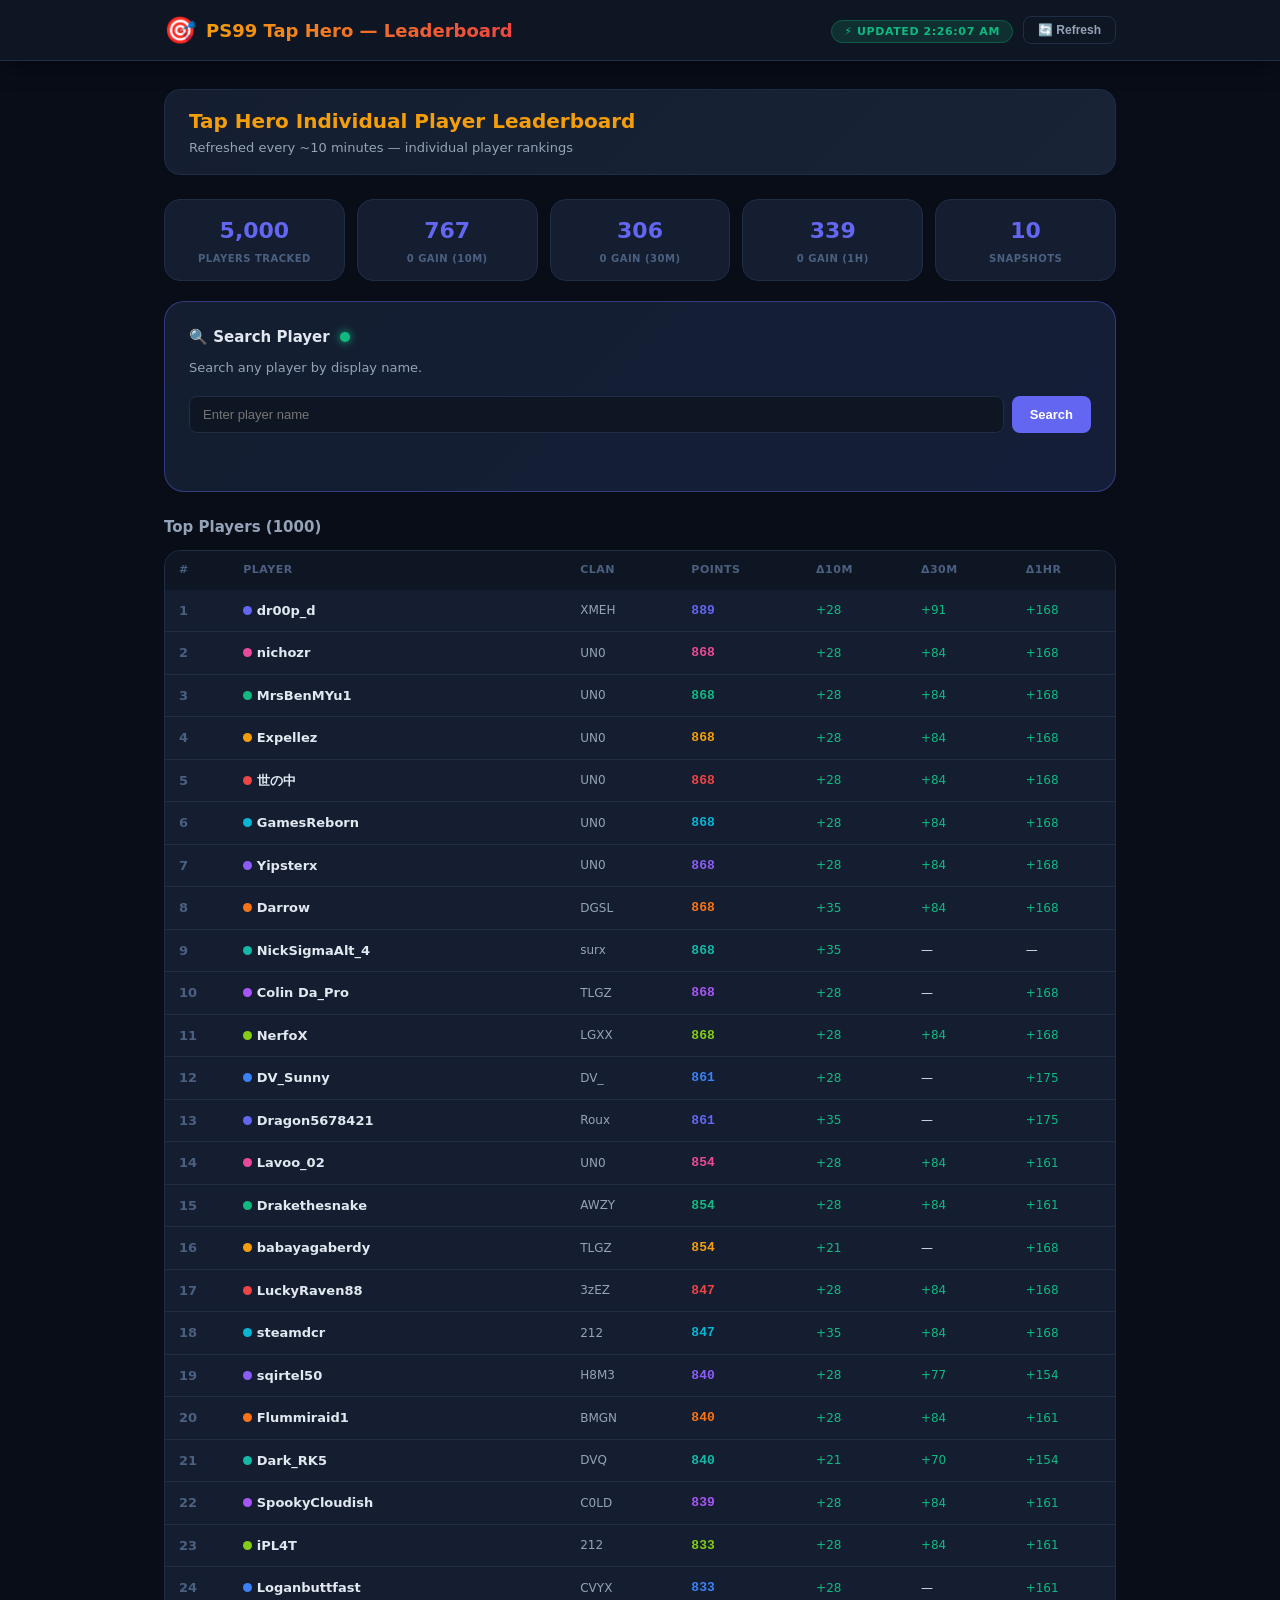
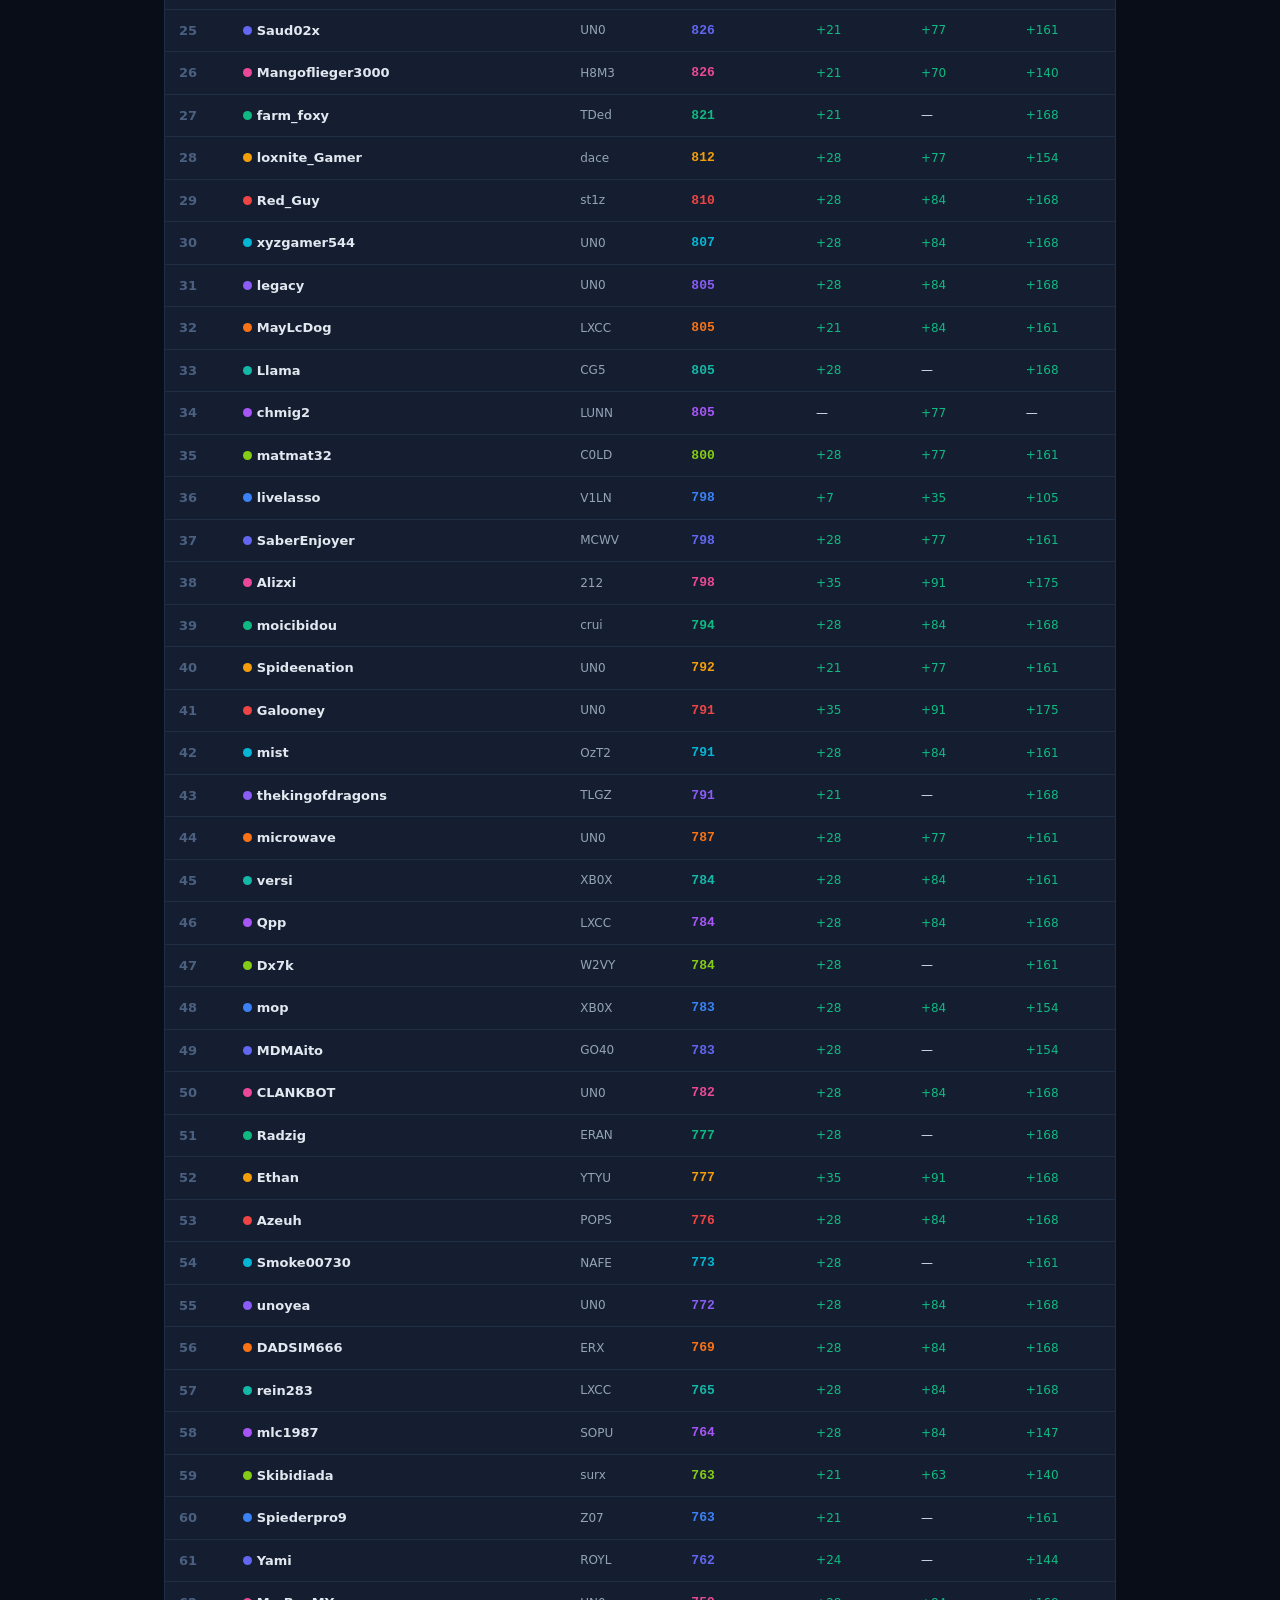
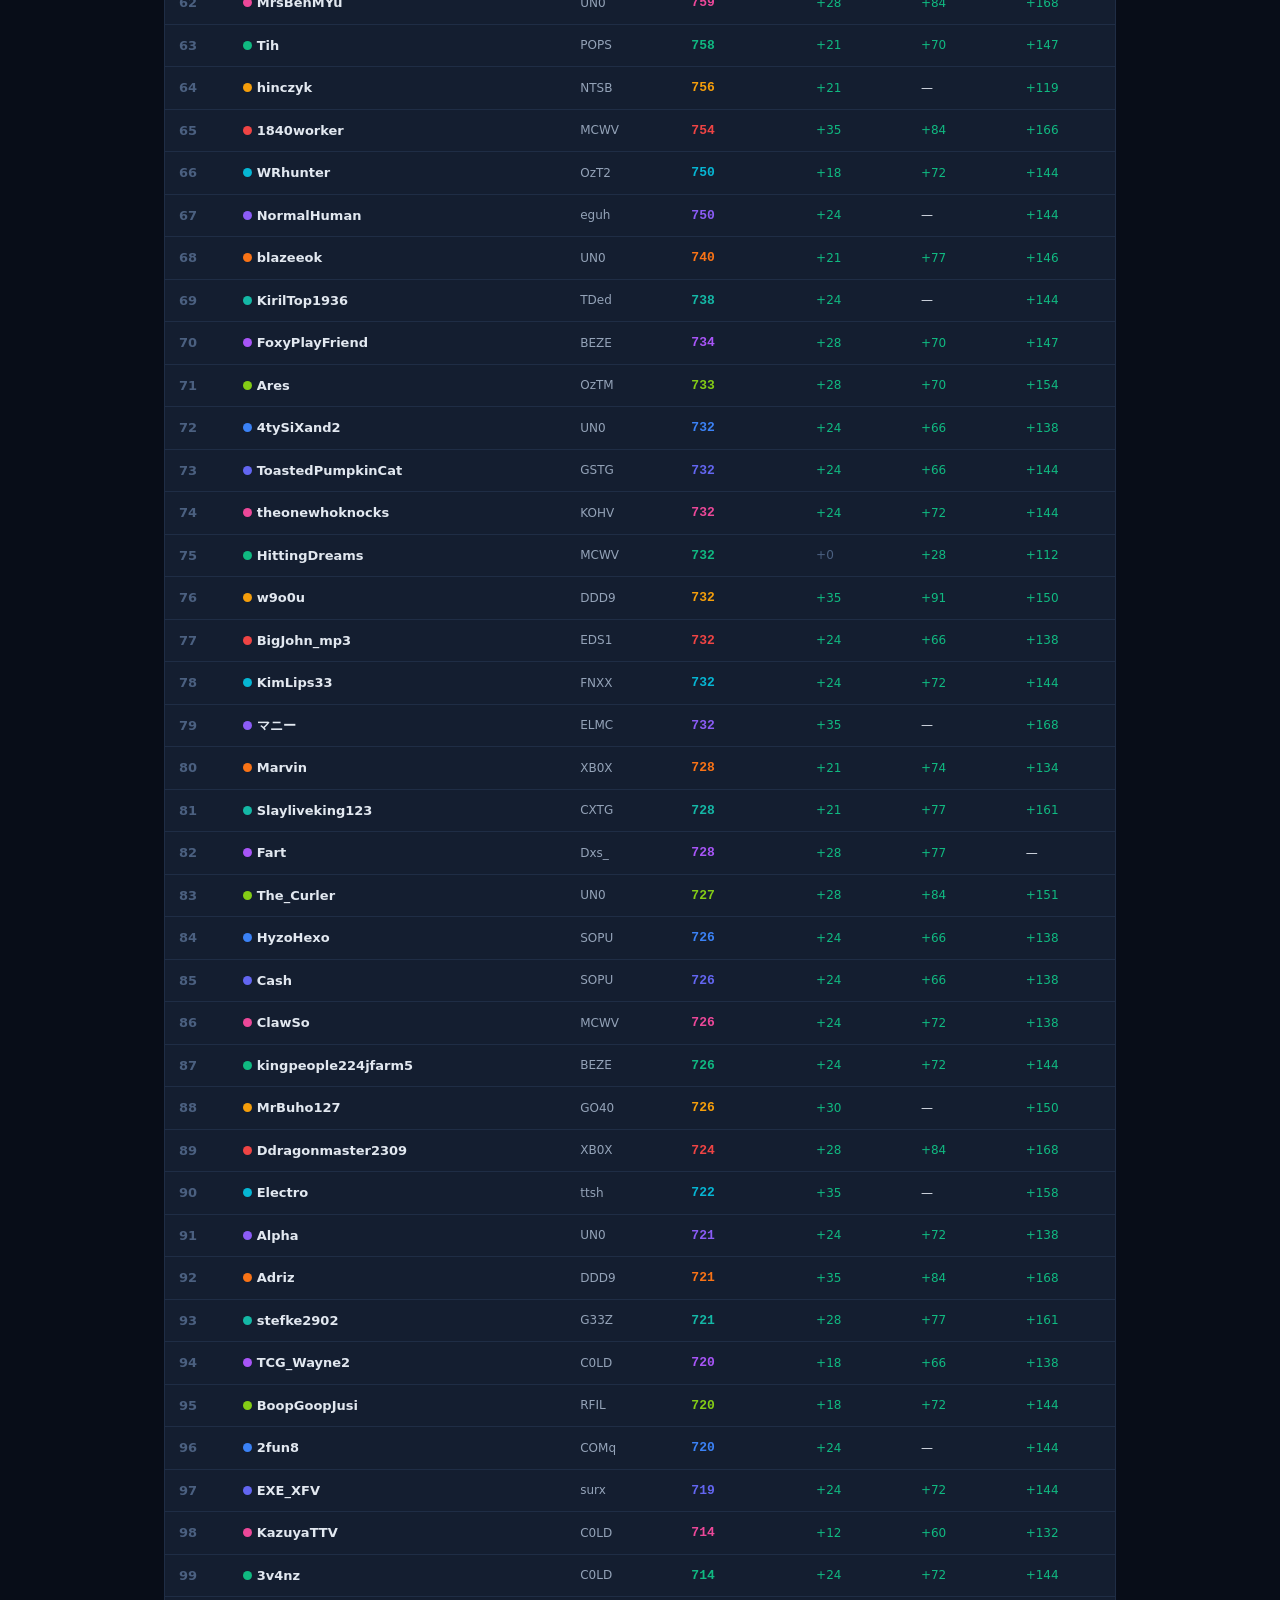
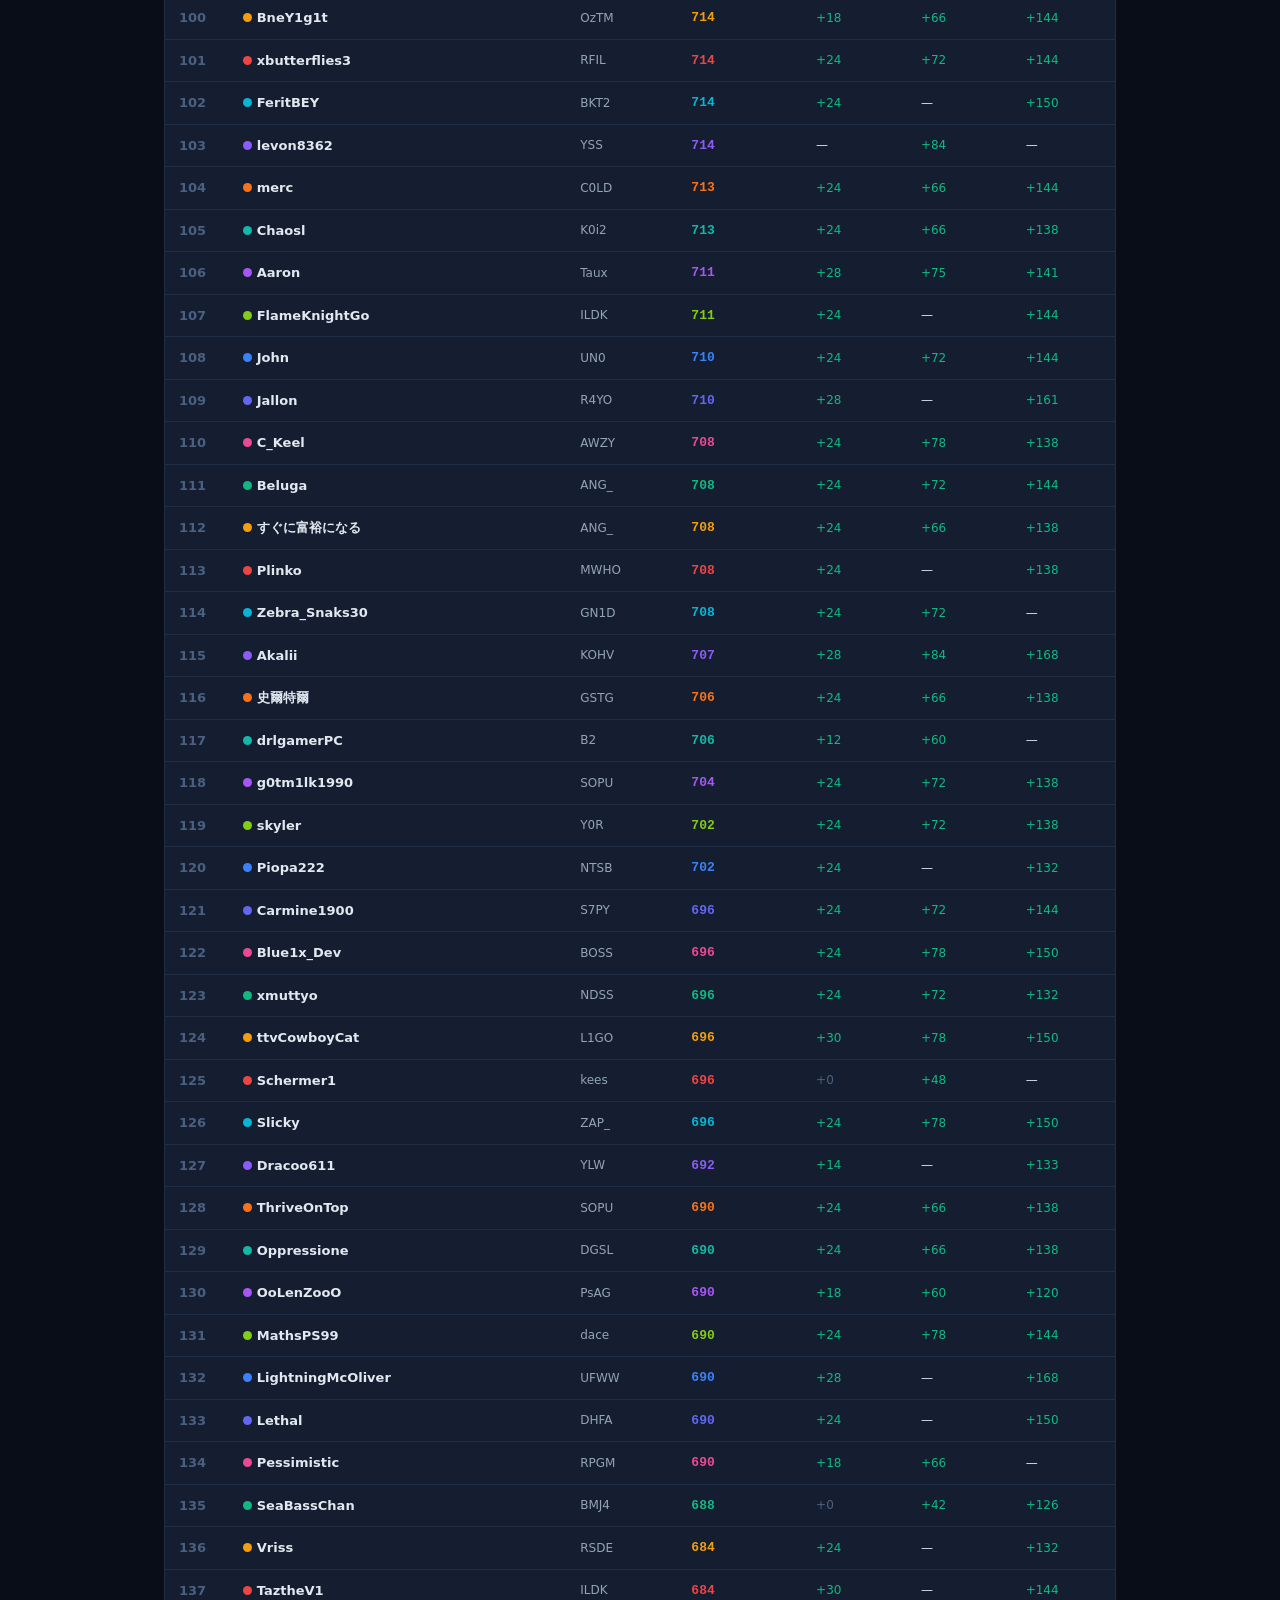
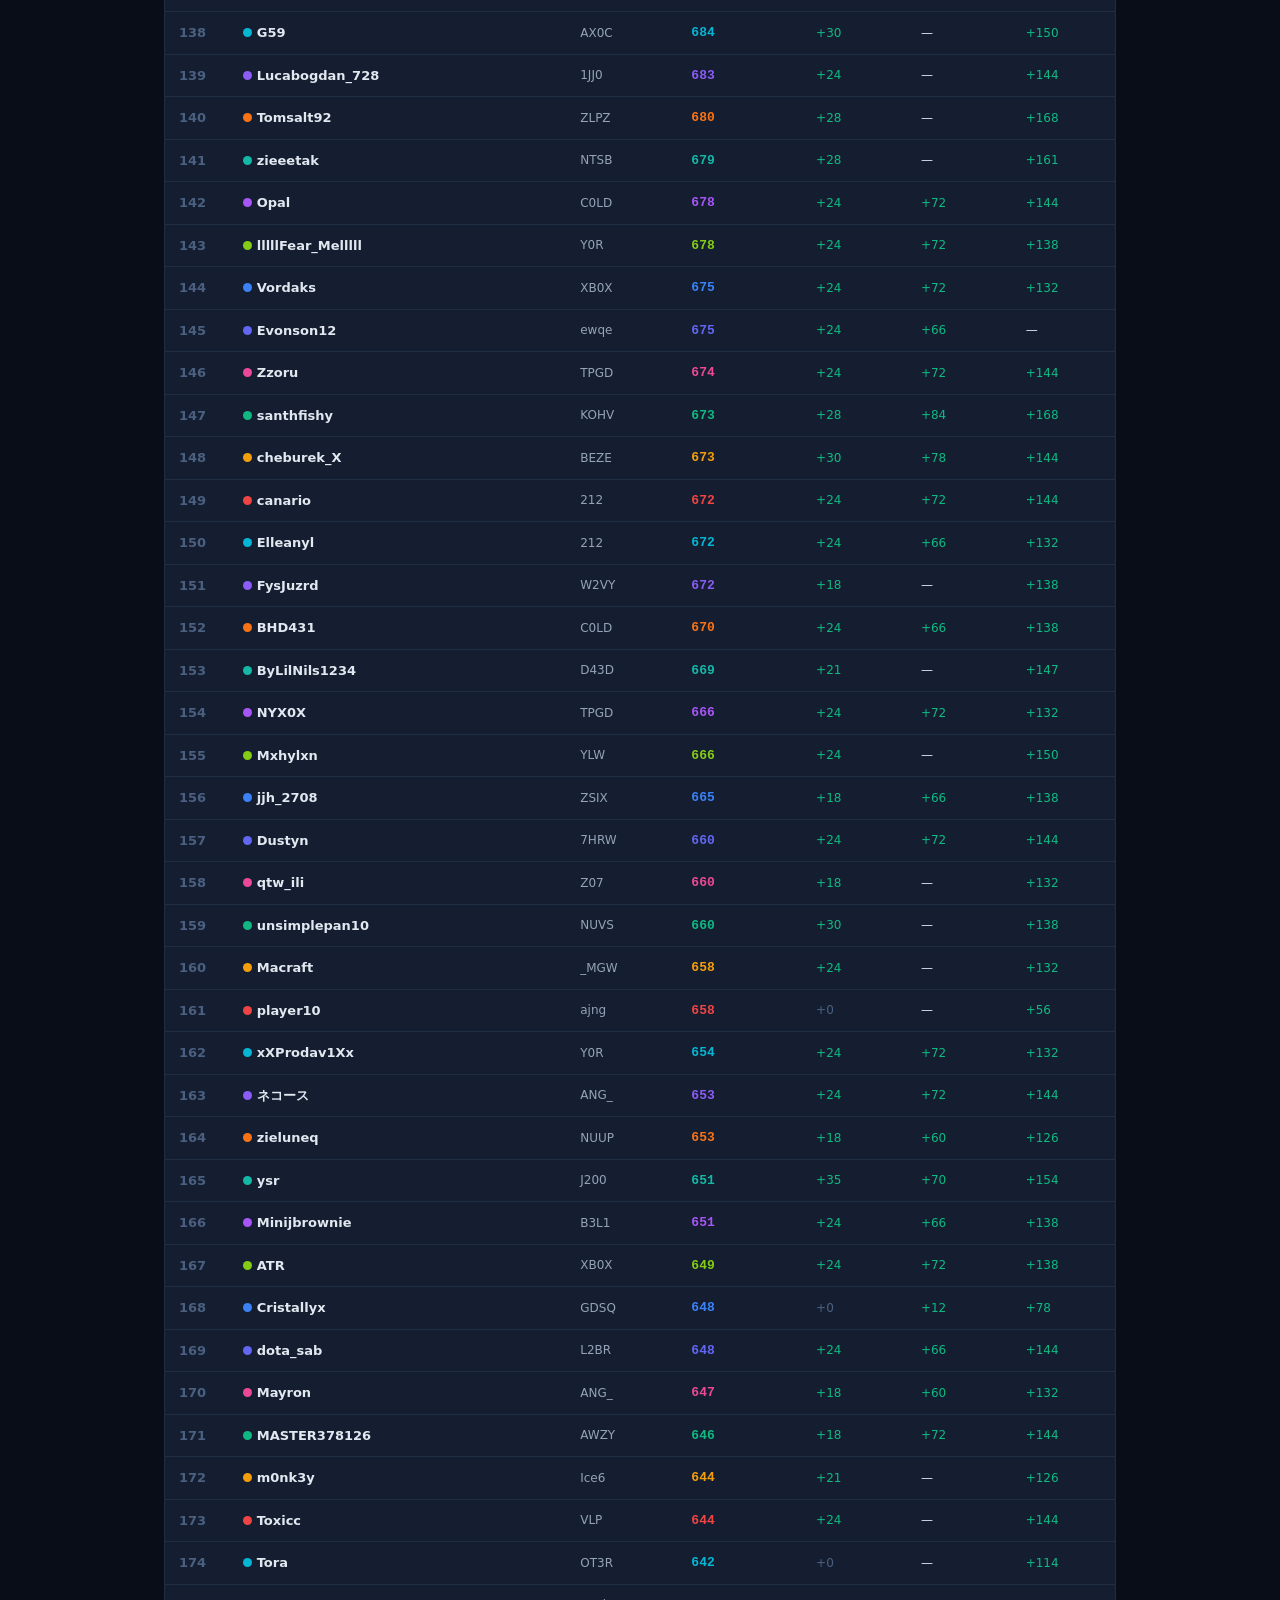
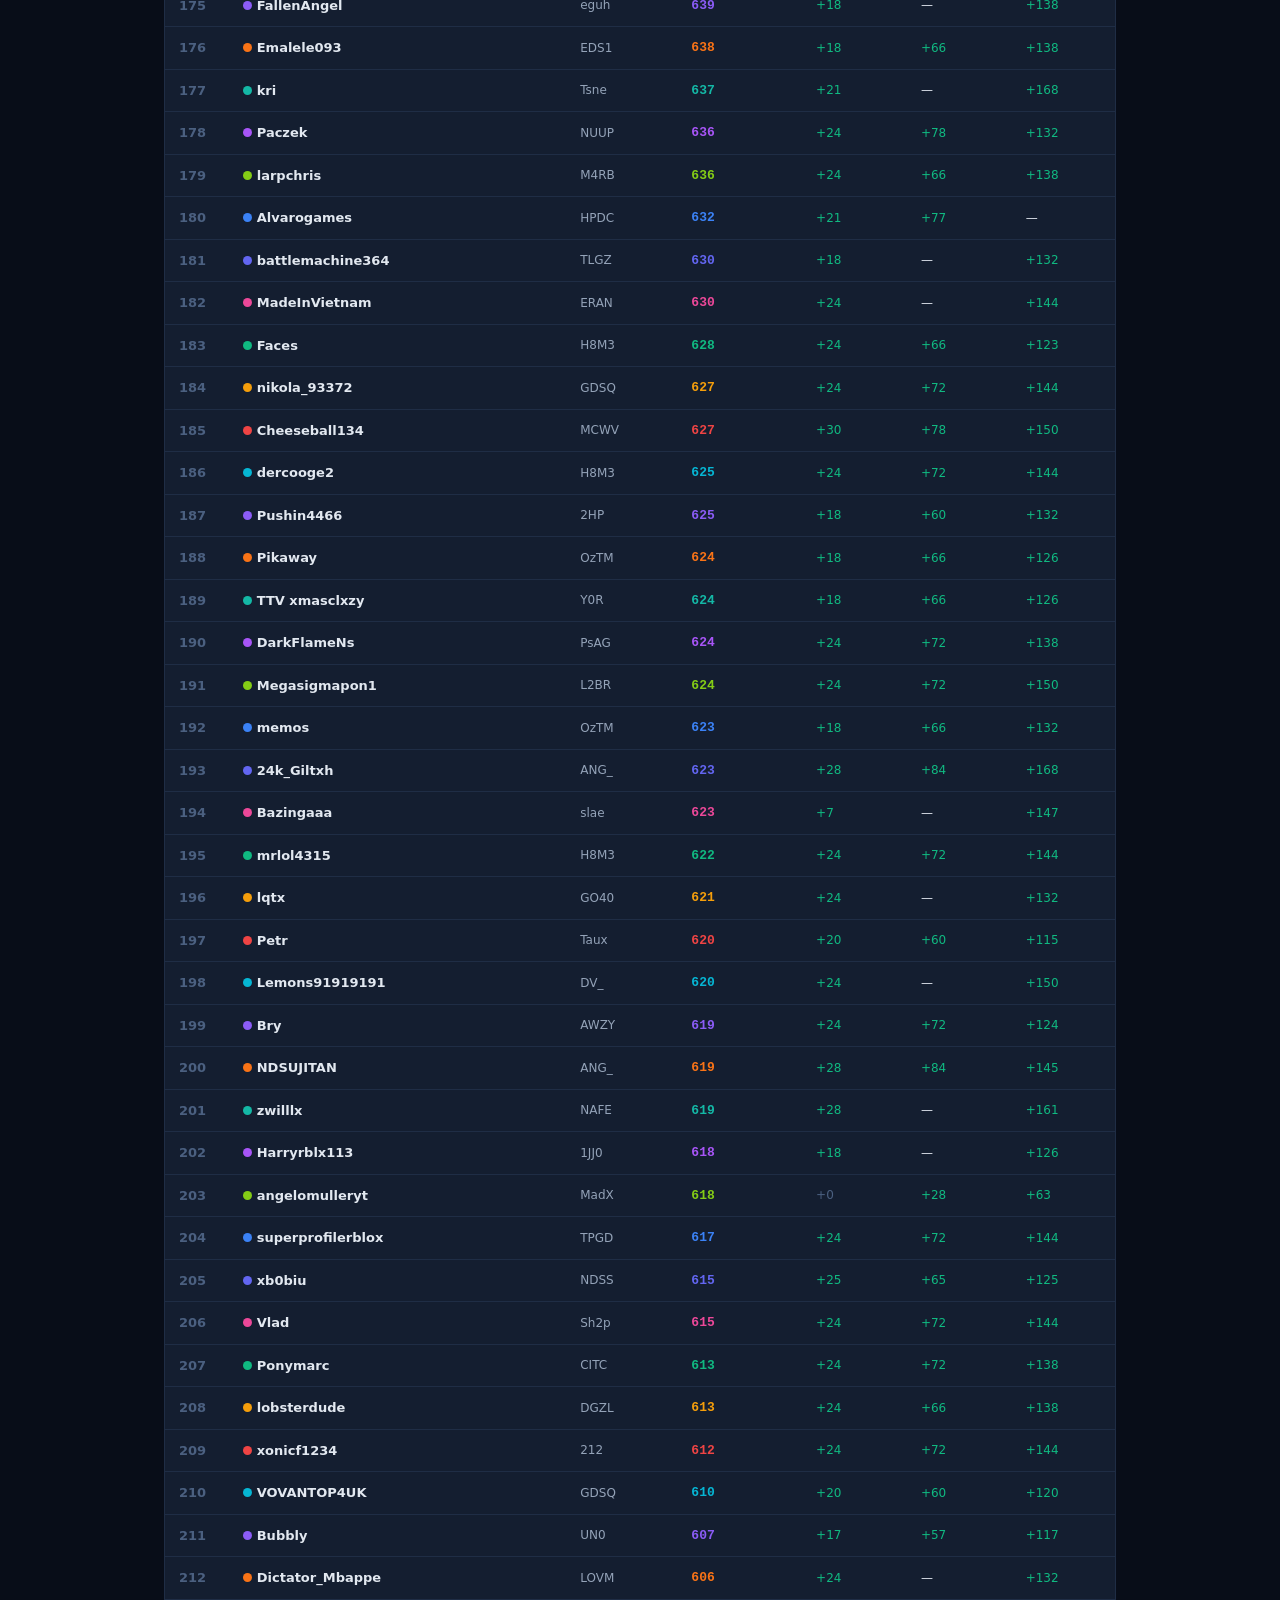
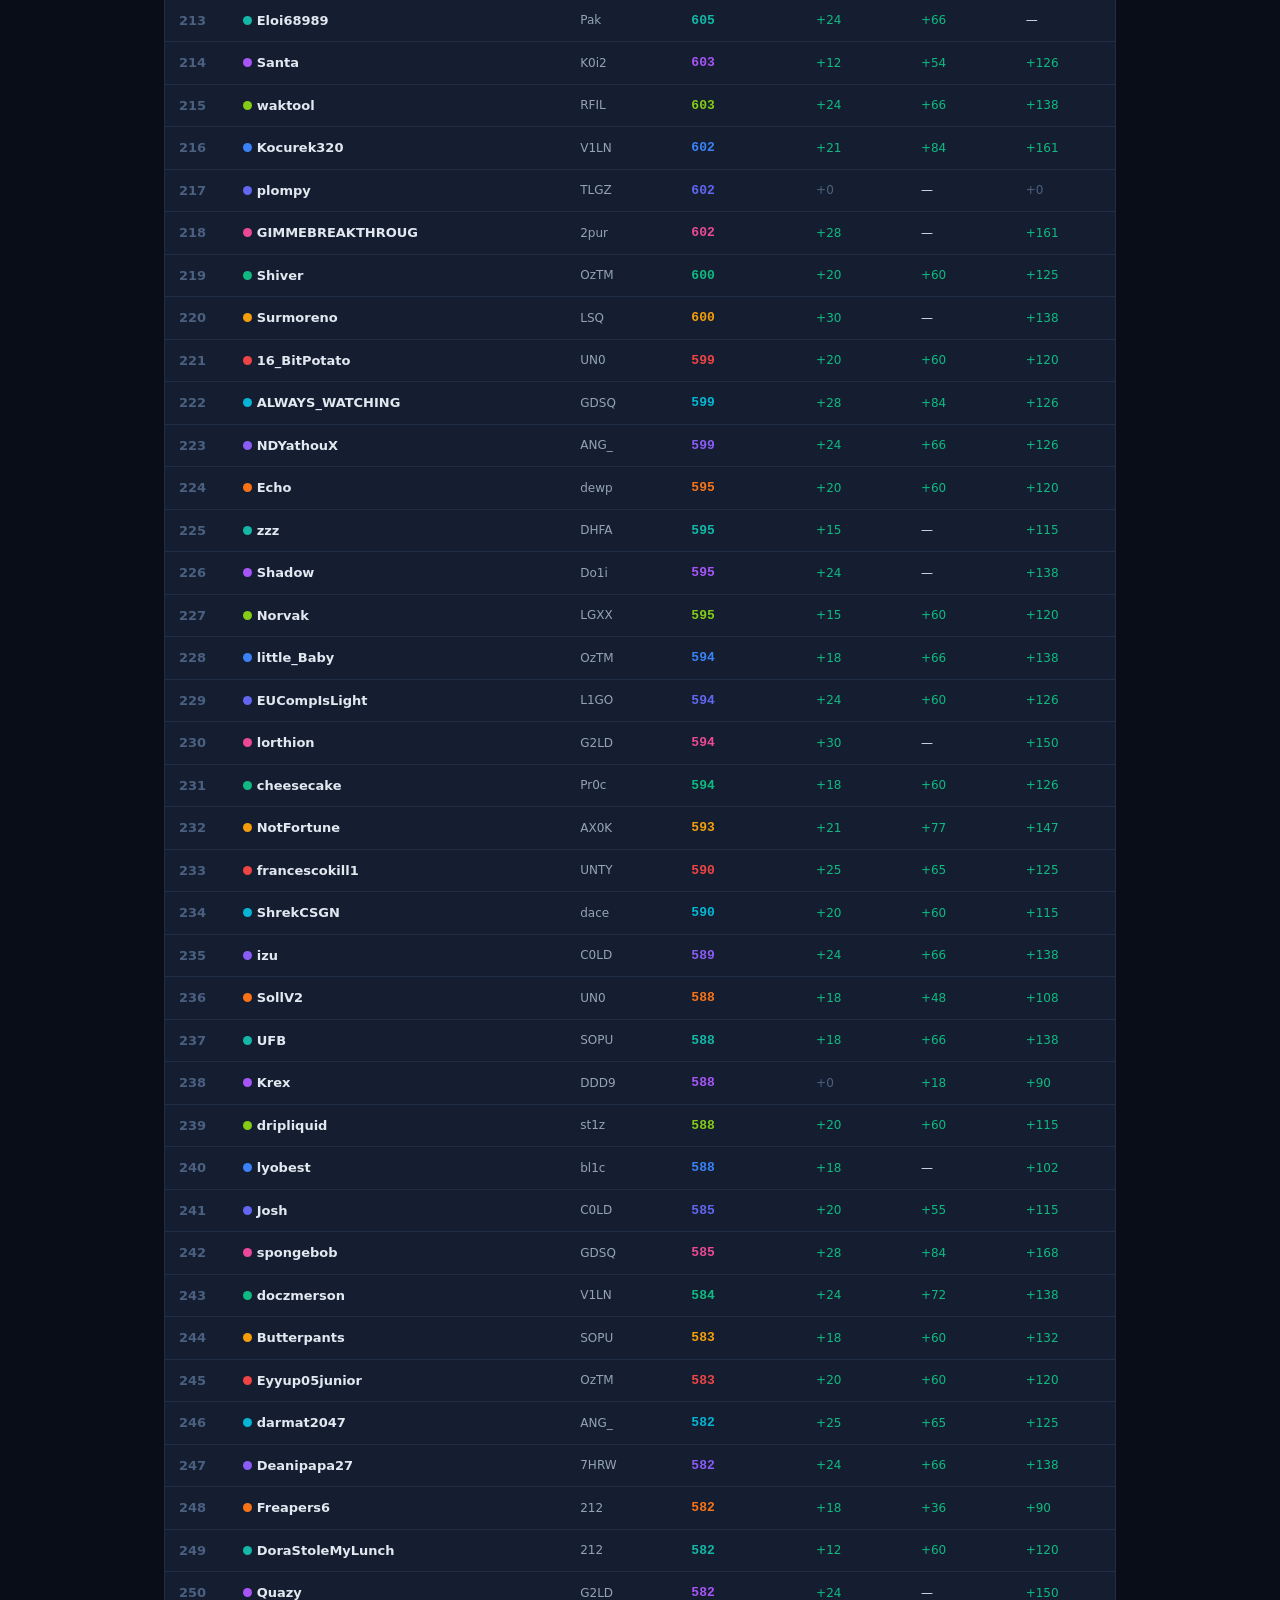
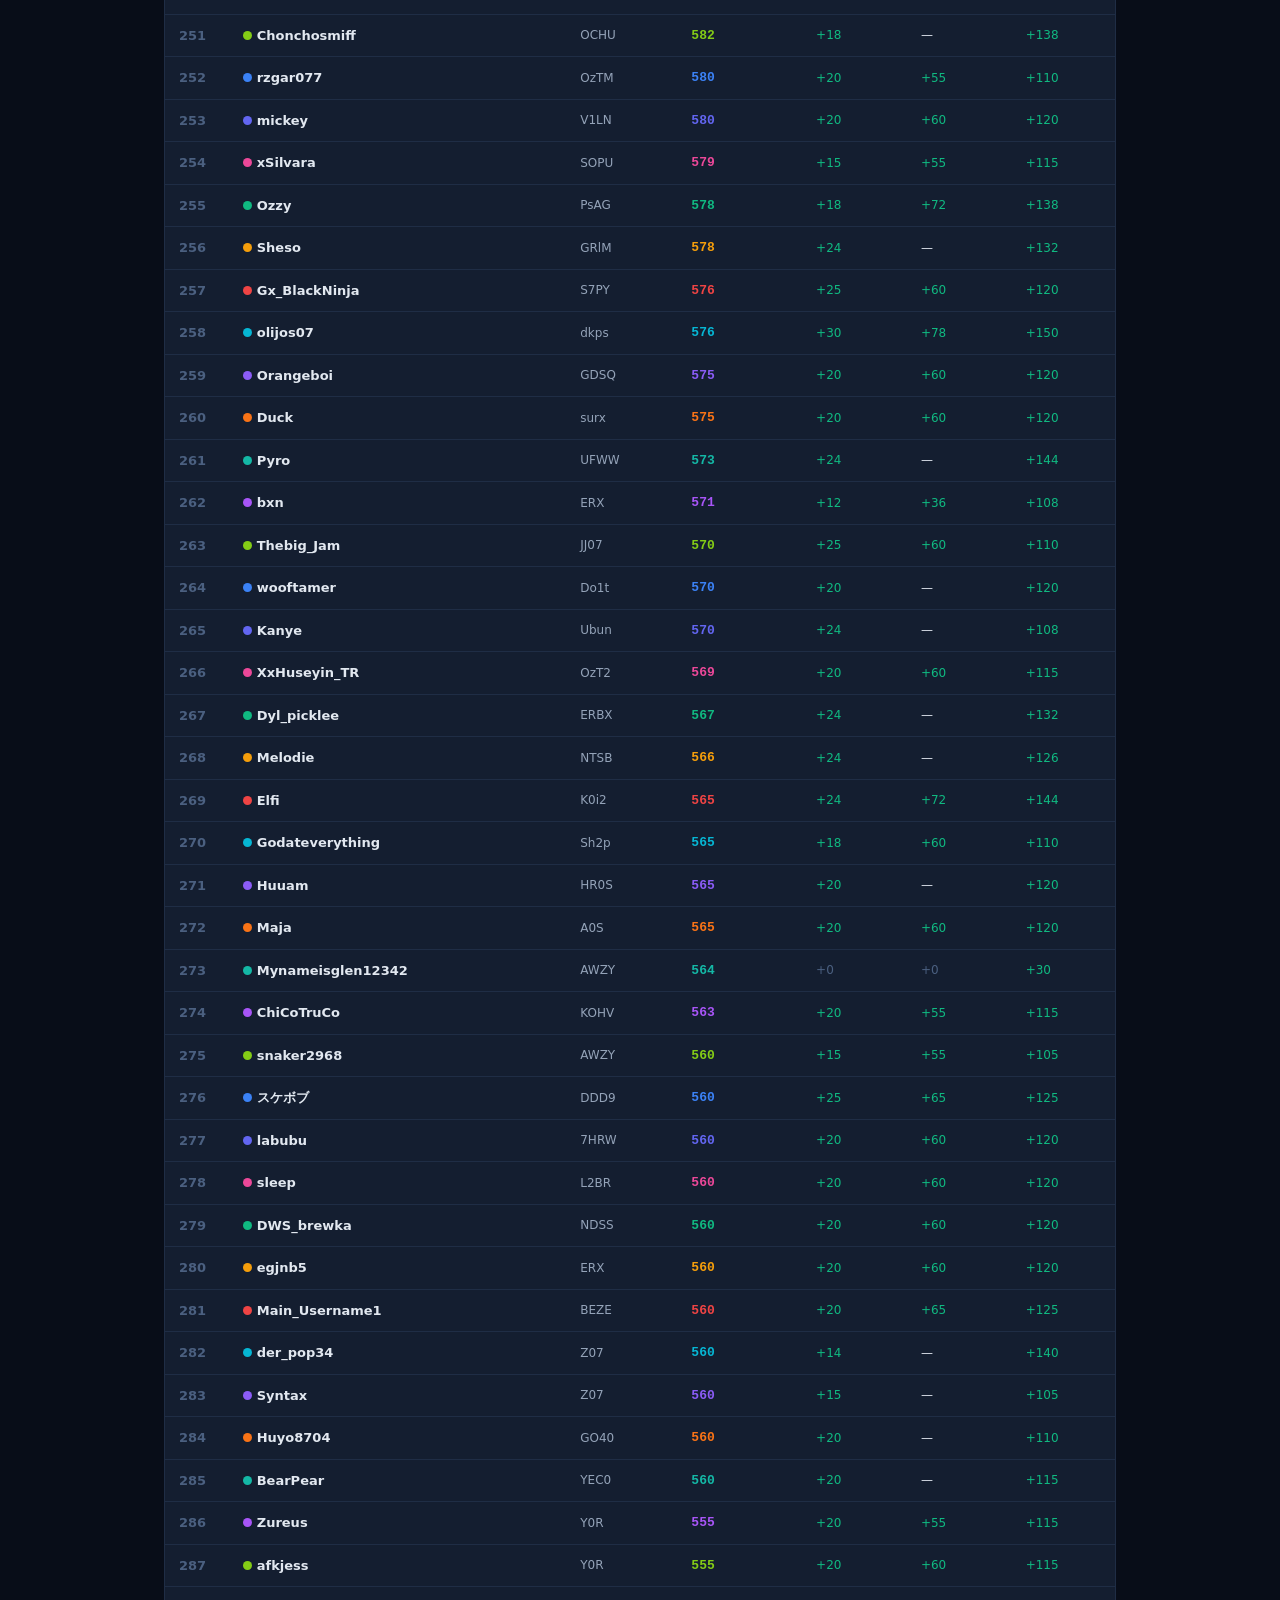
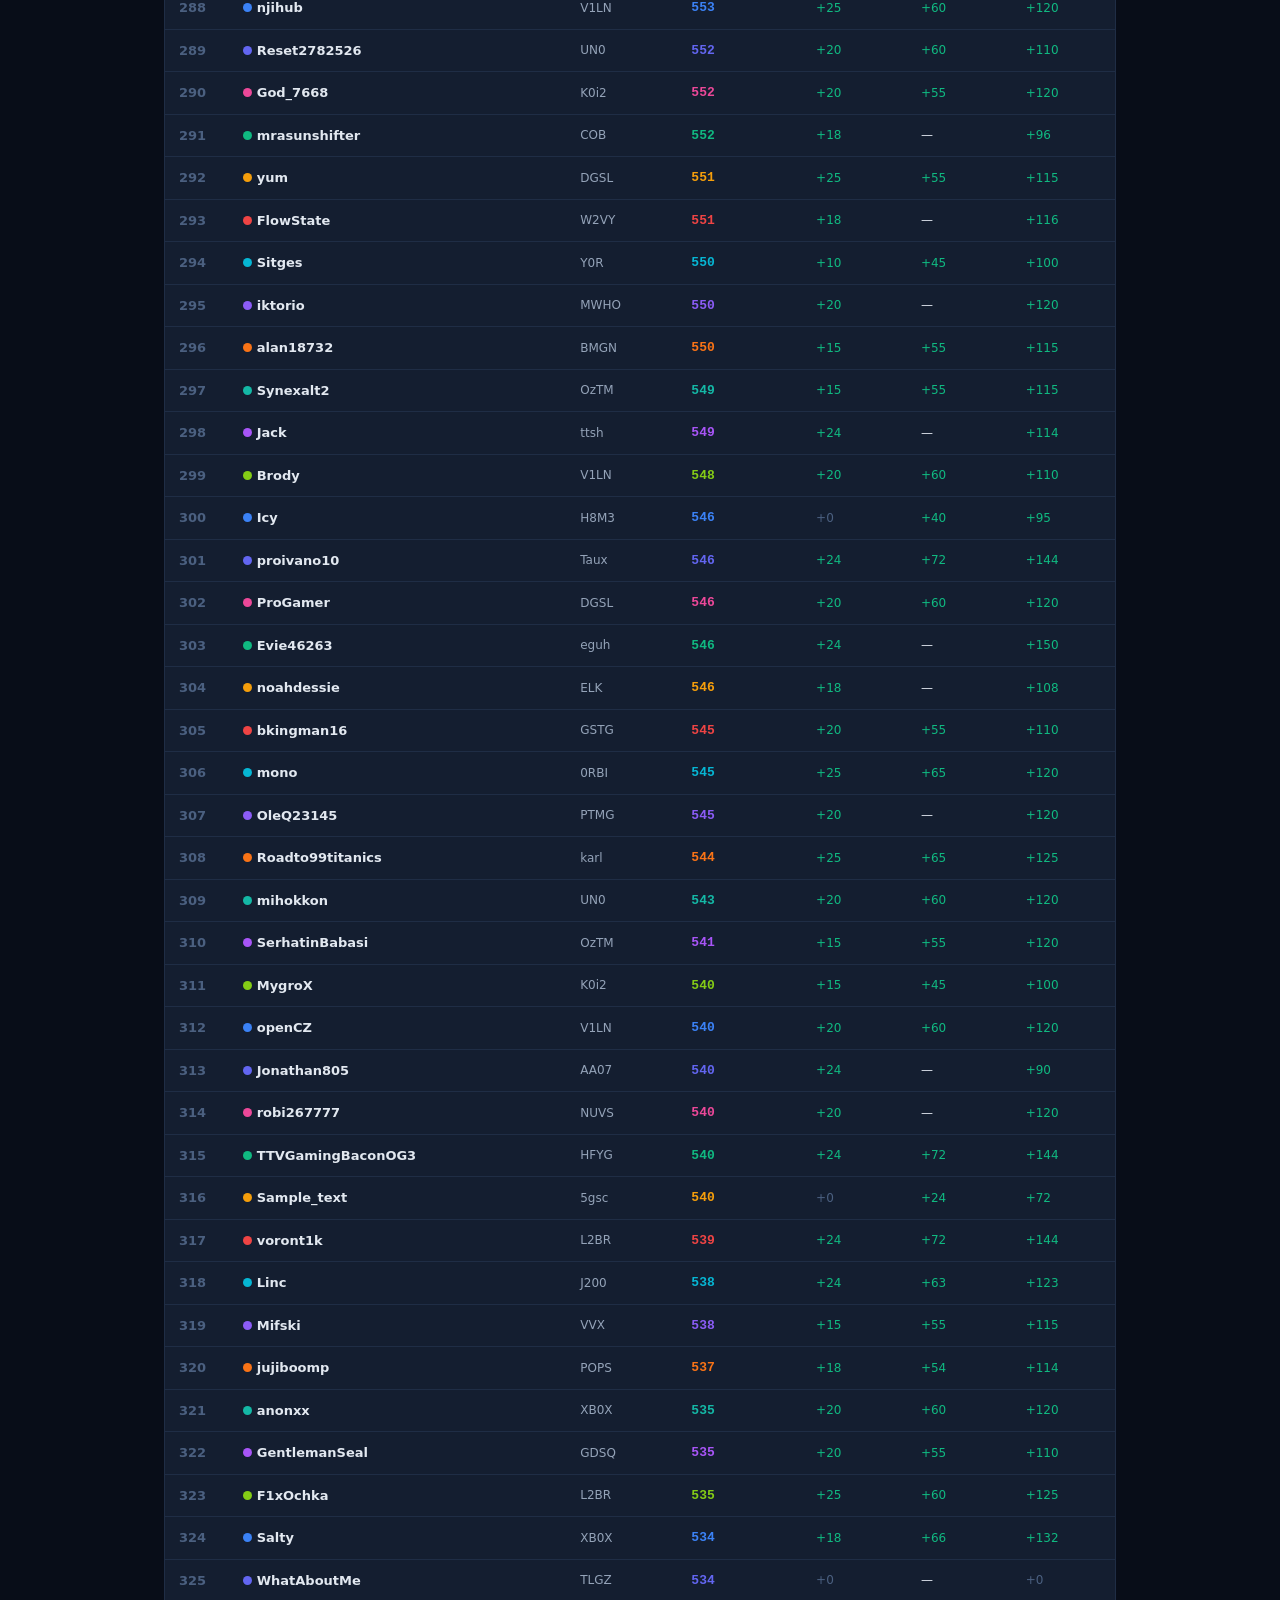
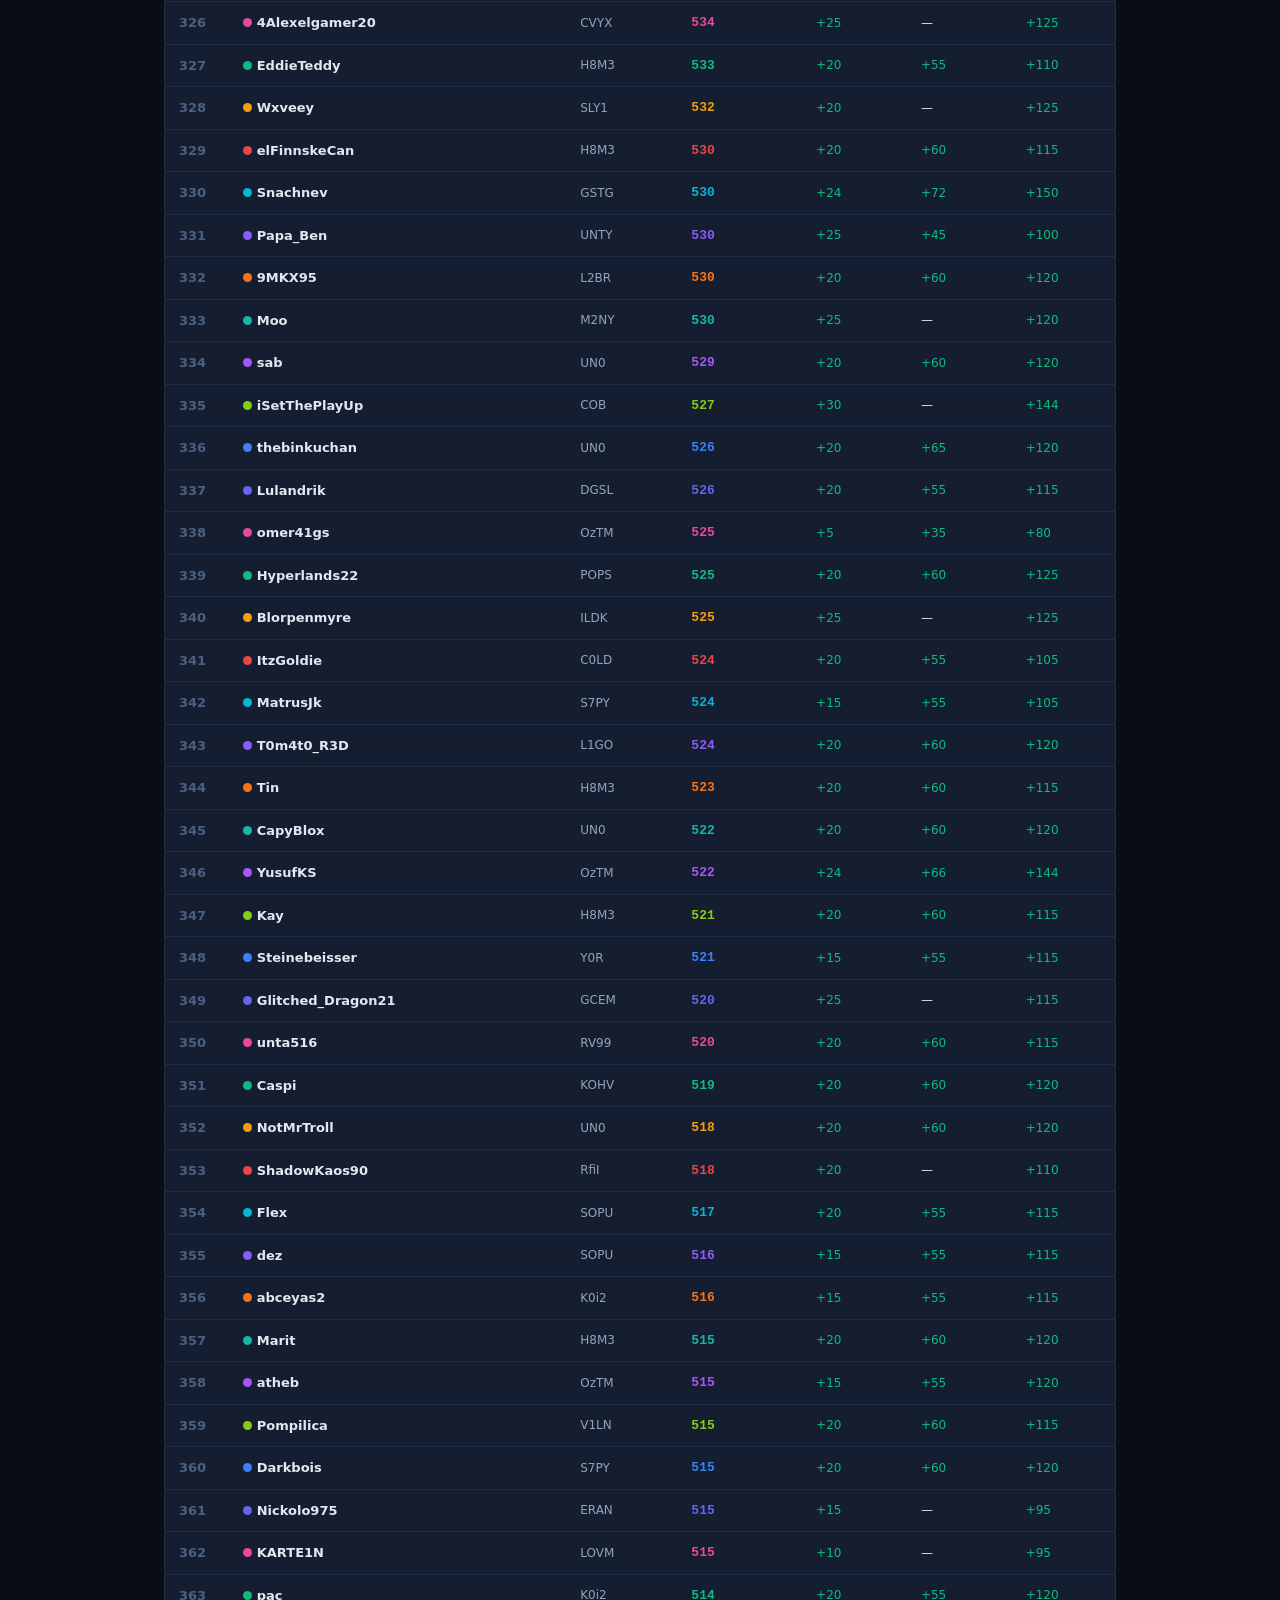
<file: index.html>
<!DOCTYPE html>
<html lang="en">
<head>
    <meta charset="UTF-8">
    <meta name="viewport" content="width=device-width, initial-scale=1.0">
    <meta http-equiv="Cache-Control" content="no-cache, no-store, must-revalidate">
    <meta http-equiv="Pragma" content="no-cache">
    <meta http-equiv="Expires" content="0">
    <title>PS99 Tap Hero Player Tracker</title>
    <link rel="stylesheet" href="style.css?v=3">
</head>
<body>

<header>
    <div class="header-content">
        <div class="logo">
            <span class="logo-icon">🎯</span>
            <h1>PS99 Tap Hero — Leaderboard</h1>
        </div>
        <div style="display:flex;align-items:center;gap:10px">
            <span id="event-status-badge"></span>
            <button class="btn-refresh" id="refresh-btn">🔄 Refresh</button>
        </div>
    </div>
</header>

<main>

    <!-- ── Player Leaderboard ── -->
    <div id="leaderboard-view" class="view active">
        <div class="event-info-bar">
            <div>
                <div class="event-title">Tap Hero Individual Player Leaderboard</div>
                <div class="event-dates">Refreshed every ~10 minutes — individual player rankings</div>
            </div>
        </div>

        <div class="summary-stats-bar" id="summary-stats-bar">
            <div class="summary-stat">
                <span class="summary-stat-value" id="ss-total">—</span>
                <span class="summary-stat-label">Players Tracked</span>
            </div>
            <div class="summary-stat">
                <span class="summary-stat-value" id="ss-zero-10m">—</span>
                <span class="summary-stat-label">0 Gain (10m)</span>
            </div>
            <div class="summary-stat">
                <span class="summary-stat-value" id="ss-zero-30m">—</span>
                <span class="summary-stat-label">0 Gain (30m)</span>
            </div>
            <div class="summary-stat">
                <span class="summary-stat-value" id="ss-zero-1h">—</span>
                <span class="summary-stat-label">0 Gain (1h)</span>
            </div>
            <div class="summary-stat">
                <span class="summary-stat-value" id="ss-snapshots">—</span>
                <span class="summary-stat-label">Snapshots</span>
            </div>
        </div>

        <div class="manage-card live-card">
            <div class="manage-card-header">
                <h3>🔍 Search Player</h3>
                <span class="live-dot"></span>
            </div>
            <p class="live-desc">Search any player by display name.</p>
            <div class="live-manual">
                <input type="text" id="search-player-name" class="live-input" placeholder="Enter player name">
                <button class="btn-live-secondary" id="search-player-btn">Search</button>
                <button class="btn-secondary" id="clear-search-btn" style="display:none">Clear</button>
            </div>
            <div id="search-status" class="import-status"></div>
        </div>

        <h3 class="sub-heading" id="leaderboard-heading">Top Players</h3>
        <div class="players-table-container">
            <table class="players-table">
                <thead>
                    <tr><th>#</th><th>Player</th><th>Clan</th><th>Points</th><th>Δ10m</th><th>Δ30m</th><th>Δ1Hr</th></tr>
                </thead>
                <tbody id="leaderboard-tbody"></tbody>
            </table>
        </div>
    </div>

    <!-- ── Player Detail ── -->
    <div id="player-detail-view" class="view">
        <div class="detail-top-bar">
            <button class="back-btn" id="player-back-btn">← Back to Leaderboard</button>
        </div>
        <div class="team-detail-header">
            <div class="team-detail-title-row">
                <div class="team-detail-color-bar" id="player-detail-color-bar"></div>
                <div>
                    <h2 id="player-detail-name"></h2>
                    <div id="player-detail-sub" class="team-detail-sub-line"></div>
                </div>
            </div>
            <div class="team-detail-stats">
                <div class="stat-box"><span class="stat-label">Rank</span><span class="stat-value" id="pd-rank"></span></div>
                <div class="stat-box"><span class="stat-label">Points</span><span class="stat-value" id="pd-pts"></span></div>
                <div class="stat-box"><span class="stat-label">Clan</span><span class="stat-value" id="pd-league"></span></div>
            </div>
            <div class="team-detail-stats" style="margin-top:16px">
                <div class="stat-box"><span class="stat-label">Last 10m</span><span class="stat-value" id="pd-delta-10m">—</span></div>
                <div class="stat-box"><span class="stat-label">Last 30m</span><span class="stat-value" id="pd-delta-30m">—</span></div>
                <div class="stat-box"><span class="stat-label">Last 1Hr</span><span class="stat-value" id="pd-delta-1h">—</span></div>
            </div>
        </div>
        <h3 class="sub-heading">Point History</h3>
        <div class="players-table-container">
            <table class="players-table">
                <thead>
                    <tr><th>Time</th><th>Points</th><th>Change</th></tr>
                </thead>
                <tbody id="history-tbody"></tbody>
            </table>
        </div>
    </div>

</main>

<div id="toast" class="toast"></div>

<script src="app.js?v=3"></script>
</body>
</html>
</file>
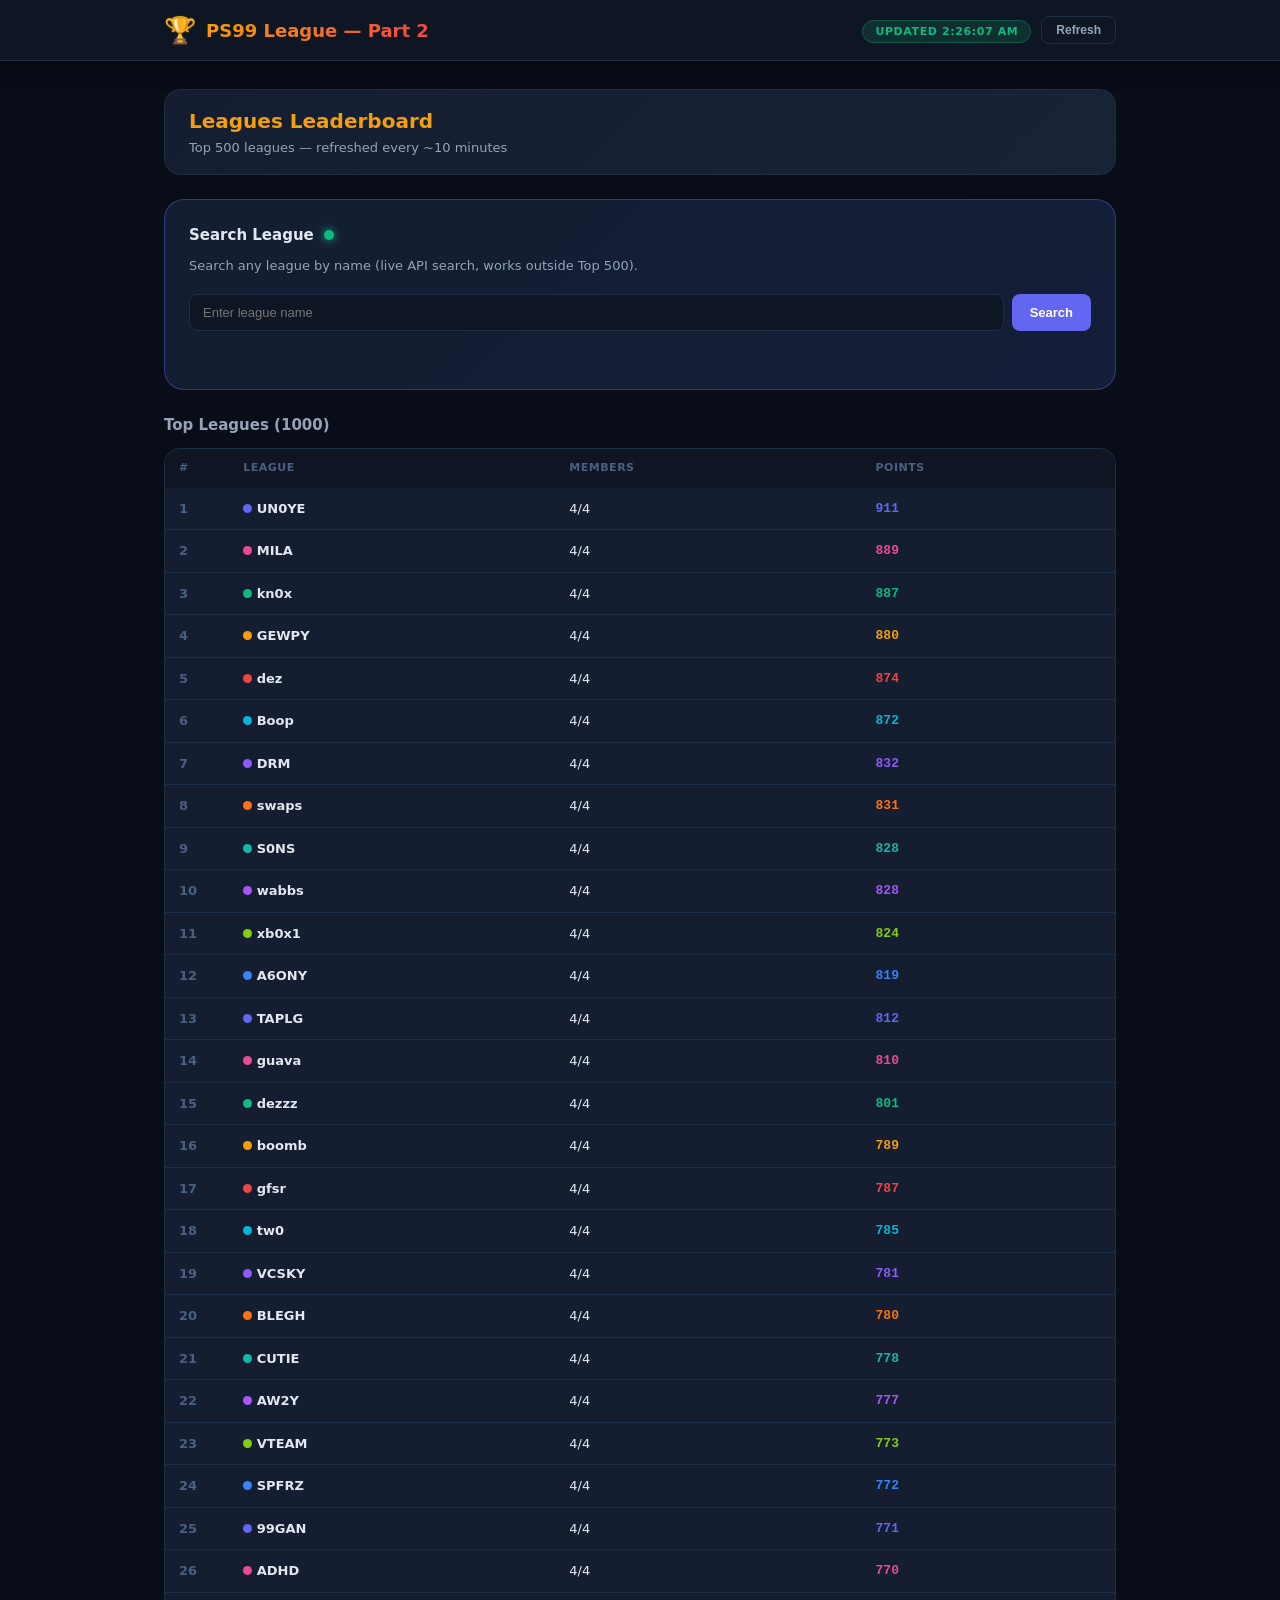
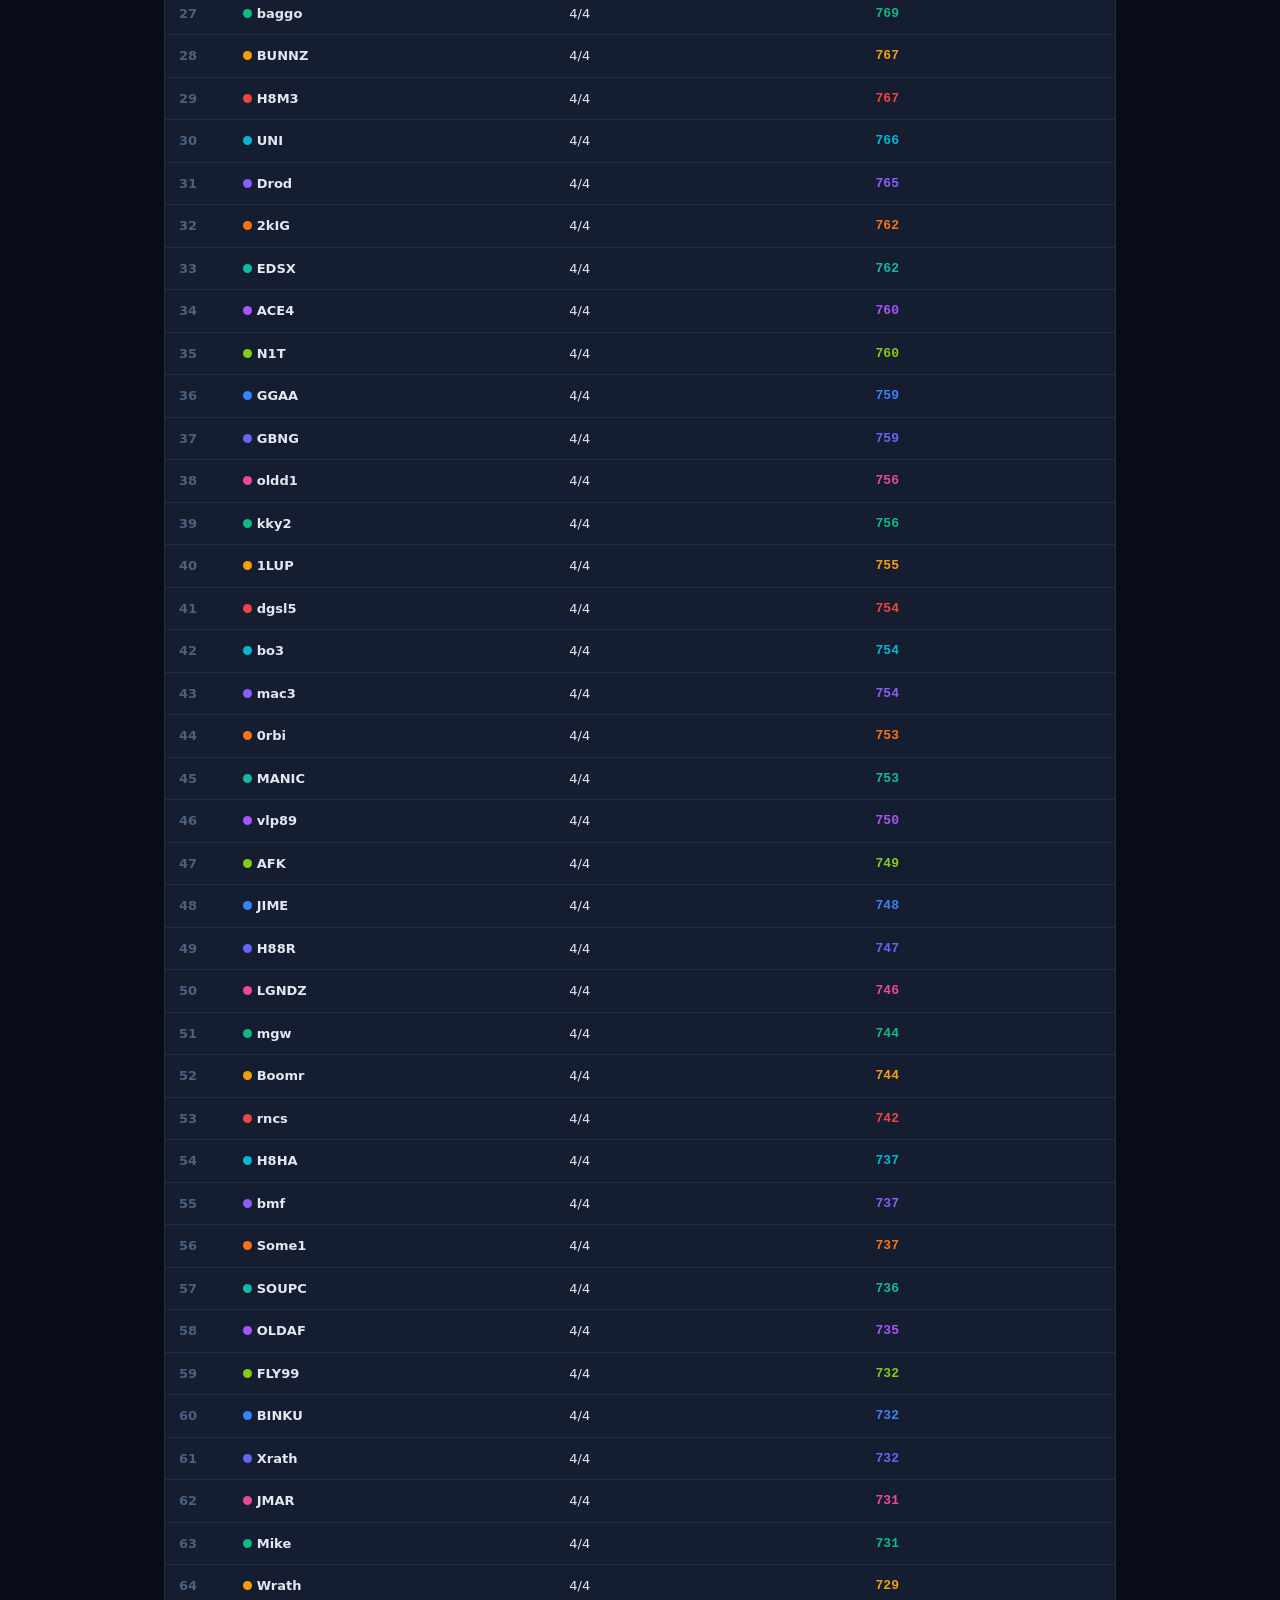
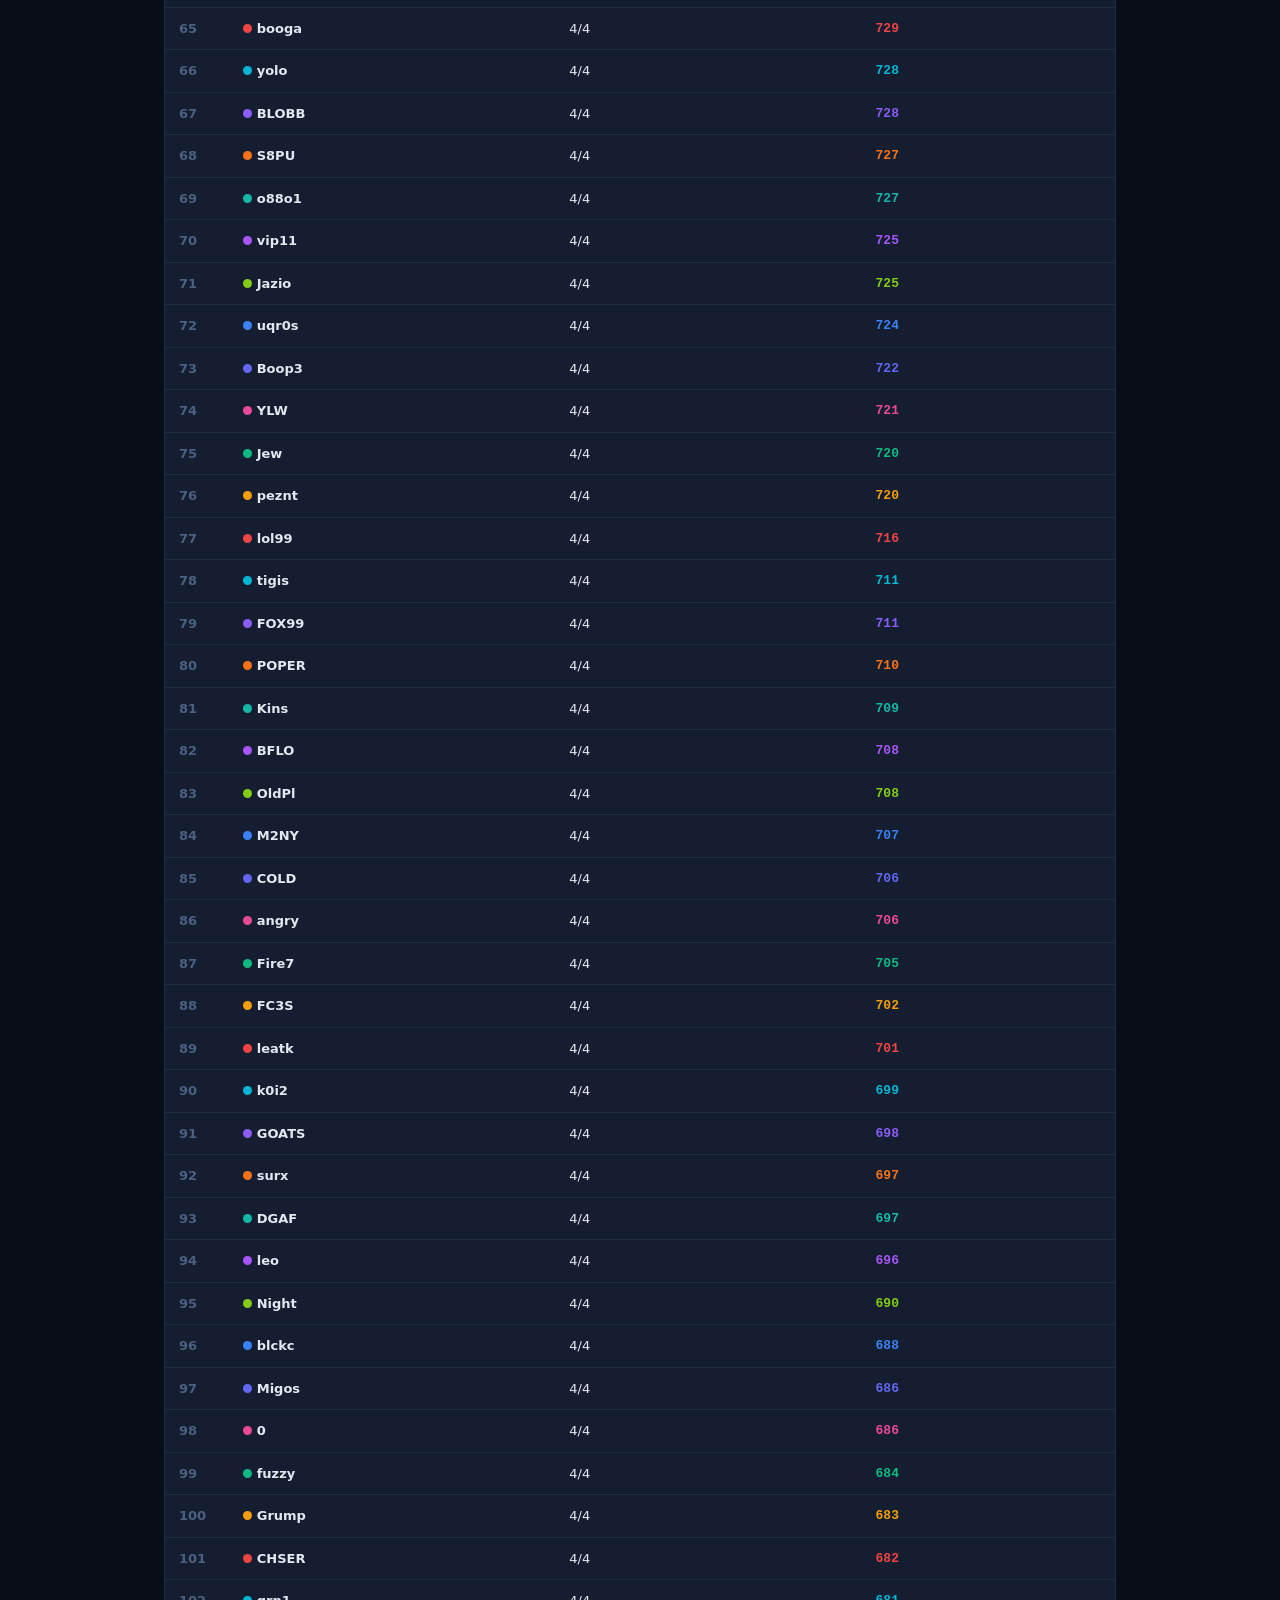
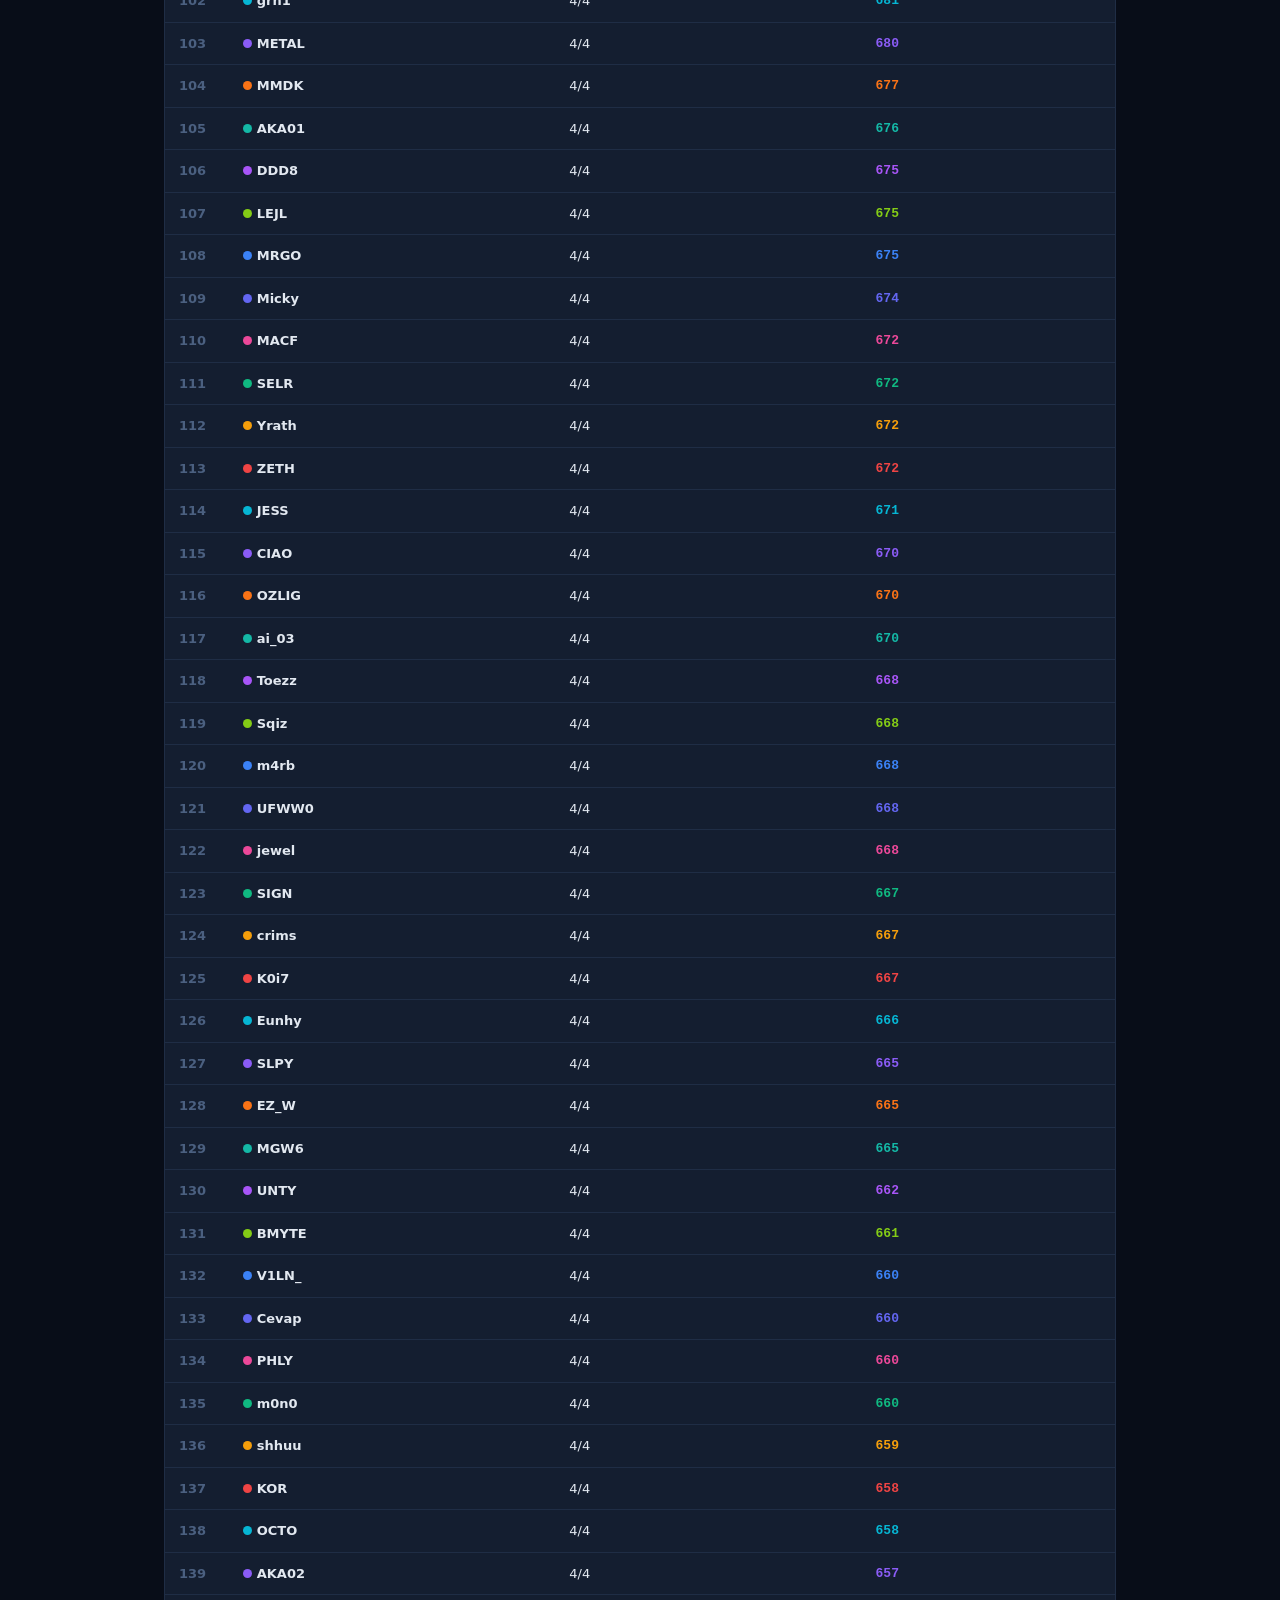
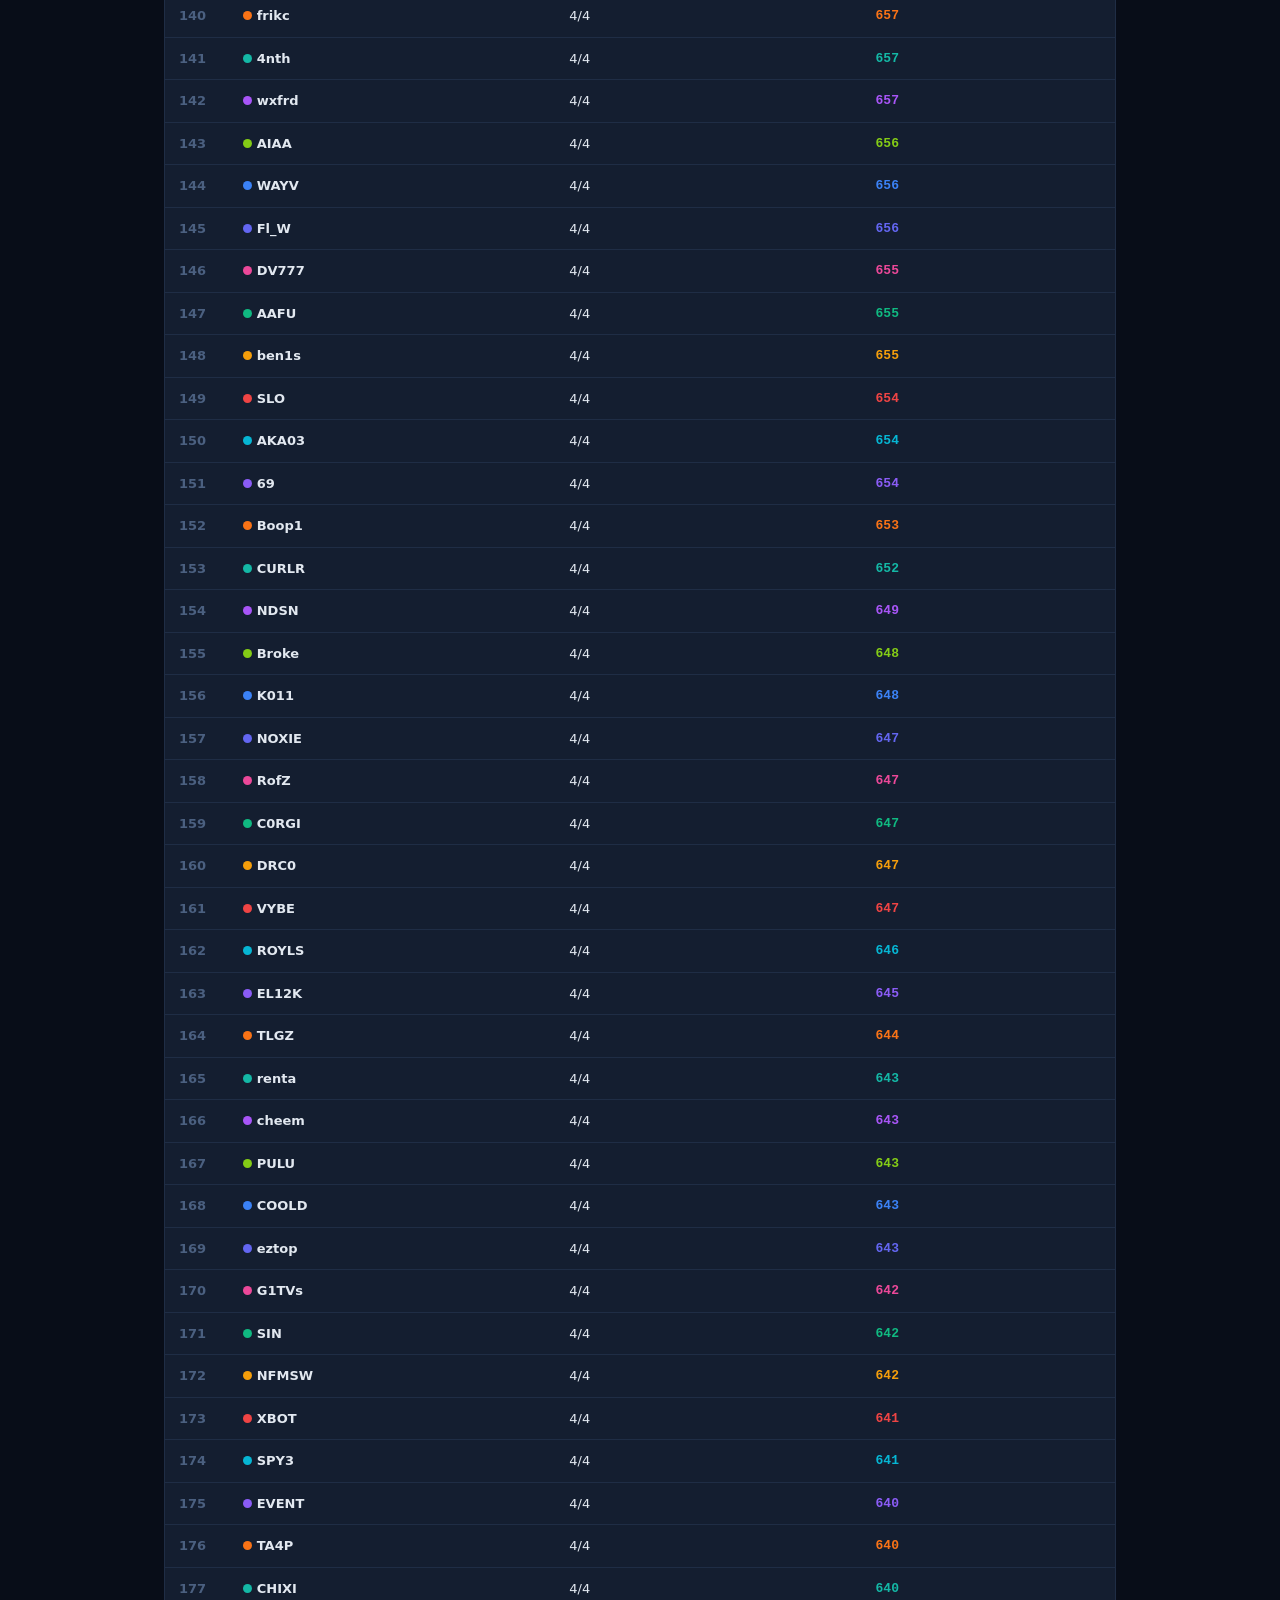
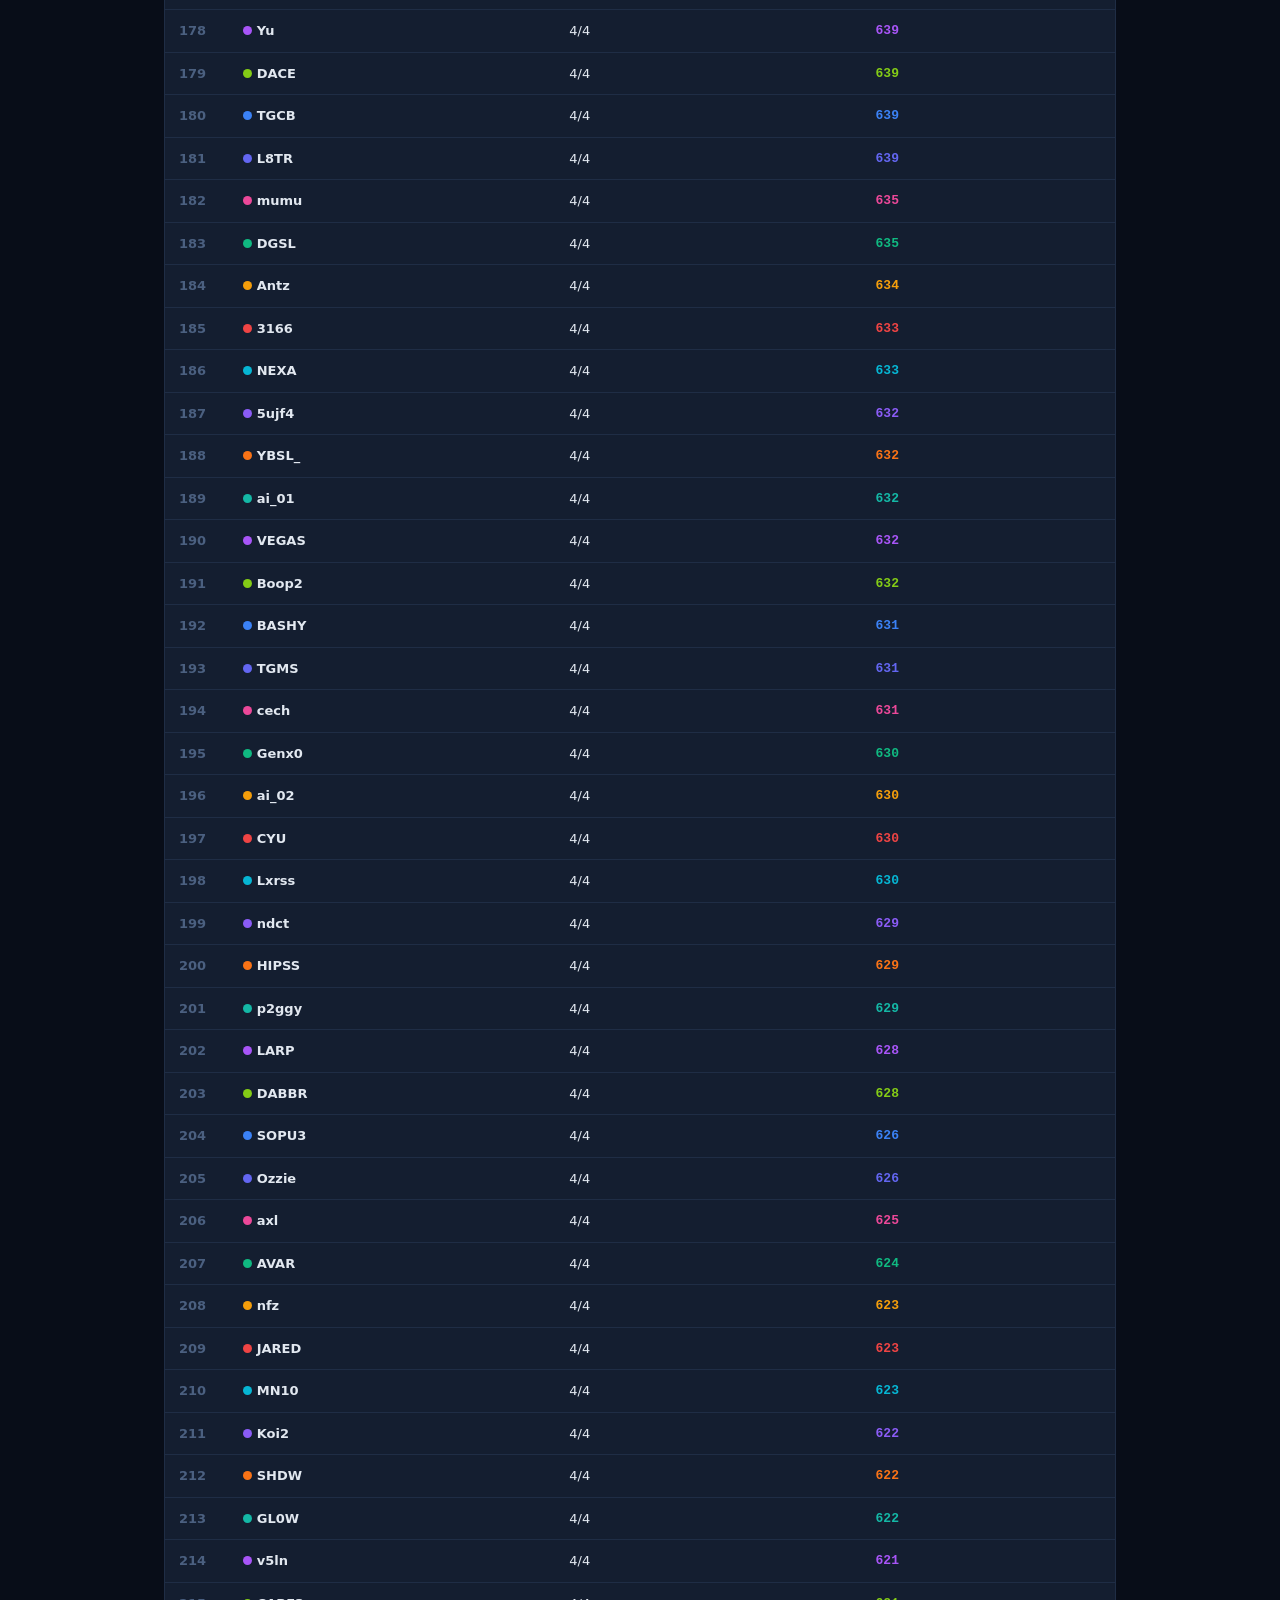
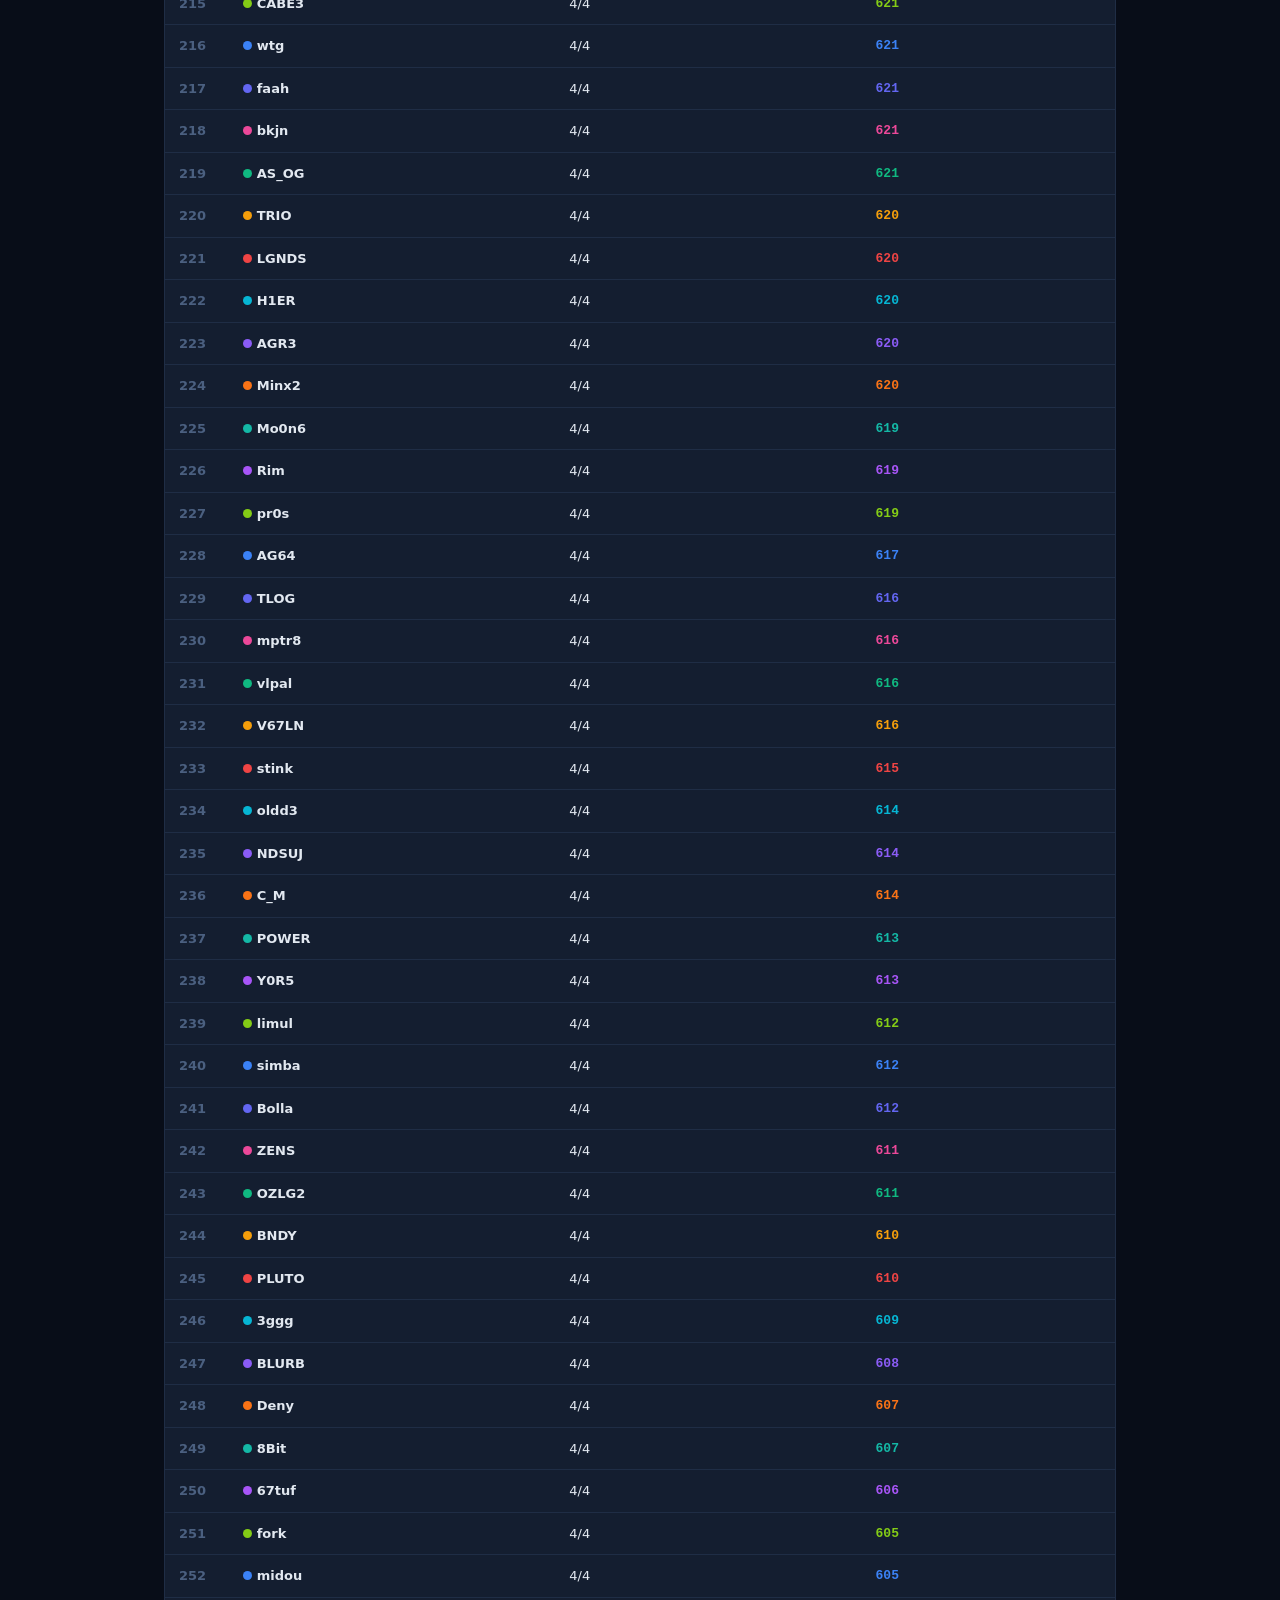
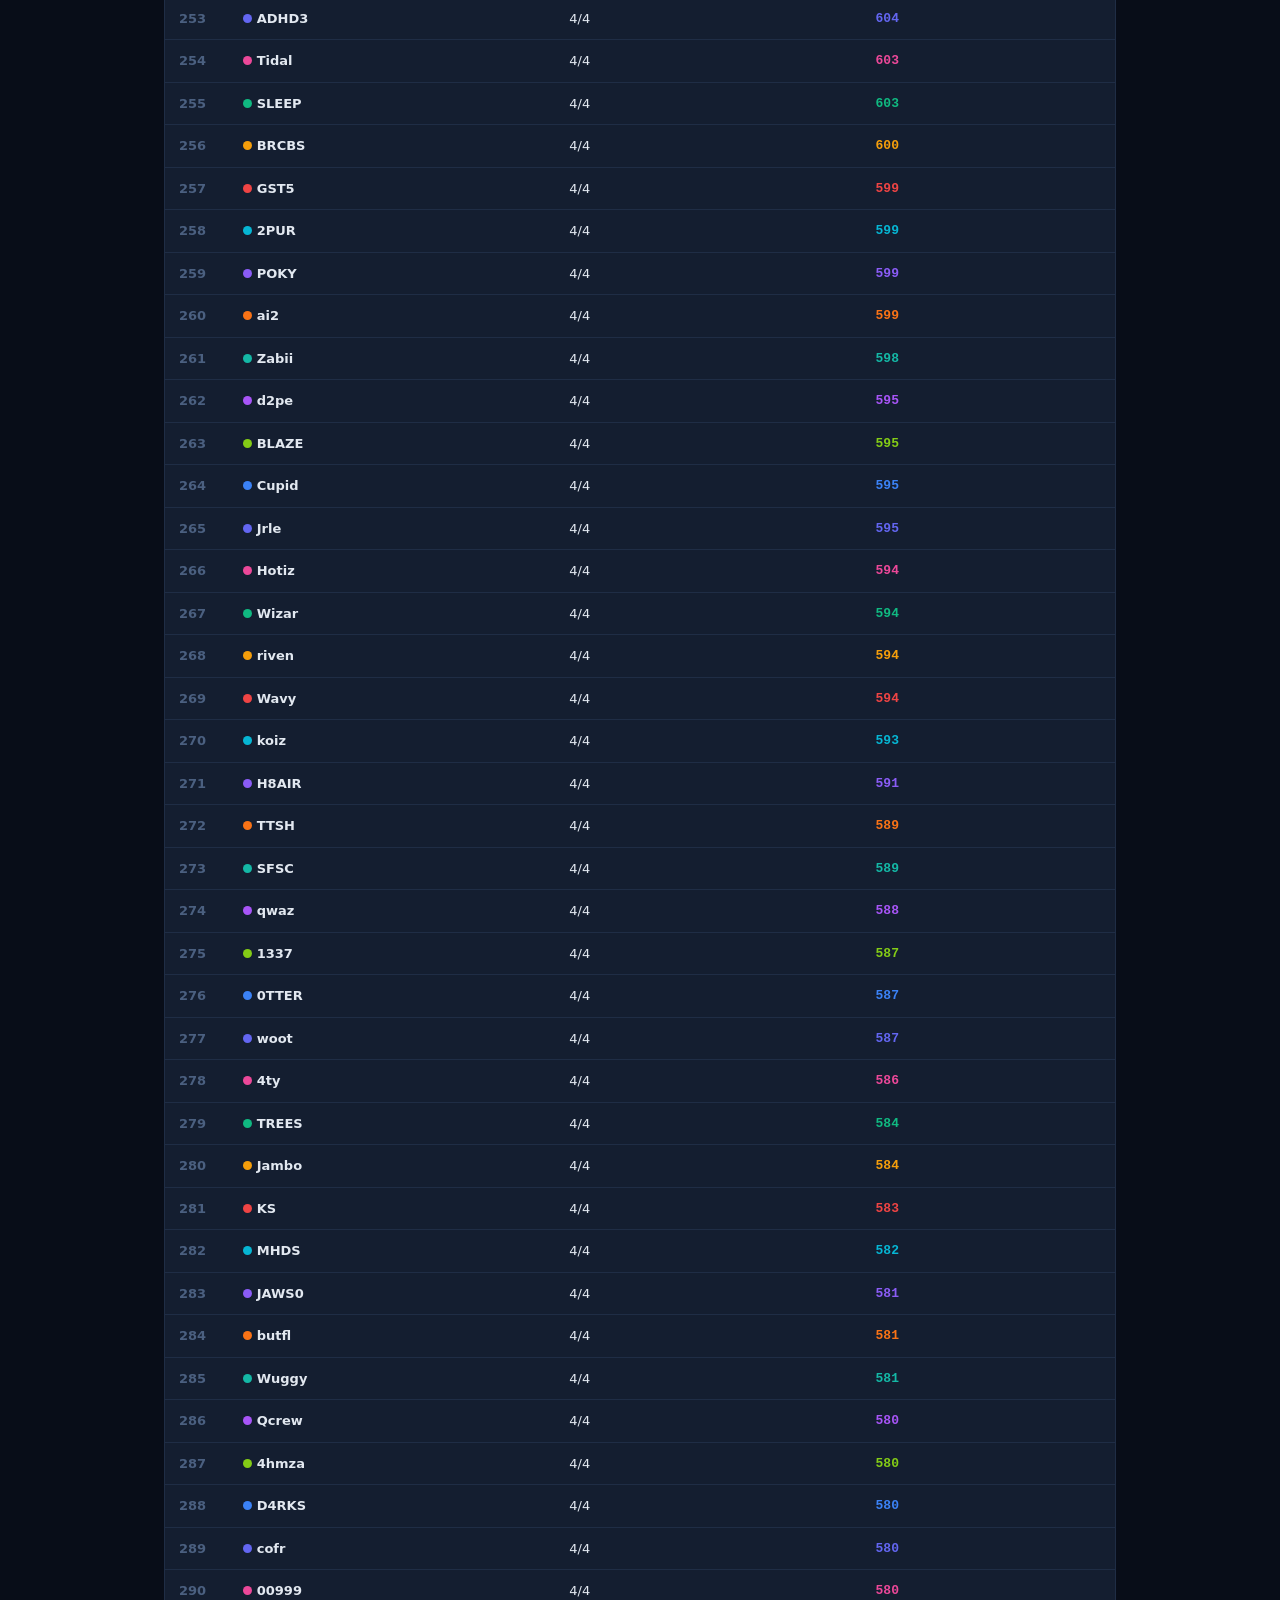
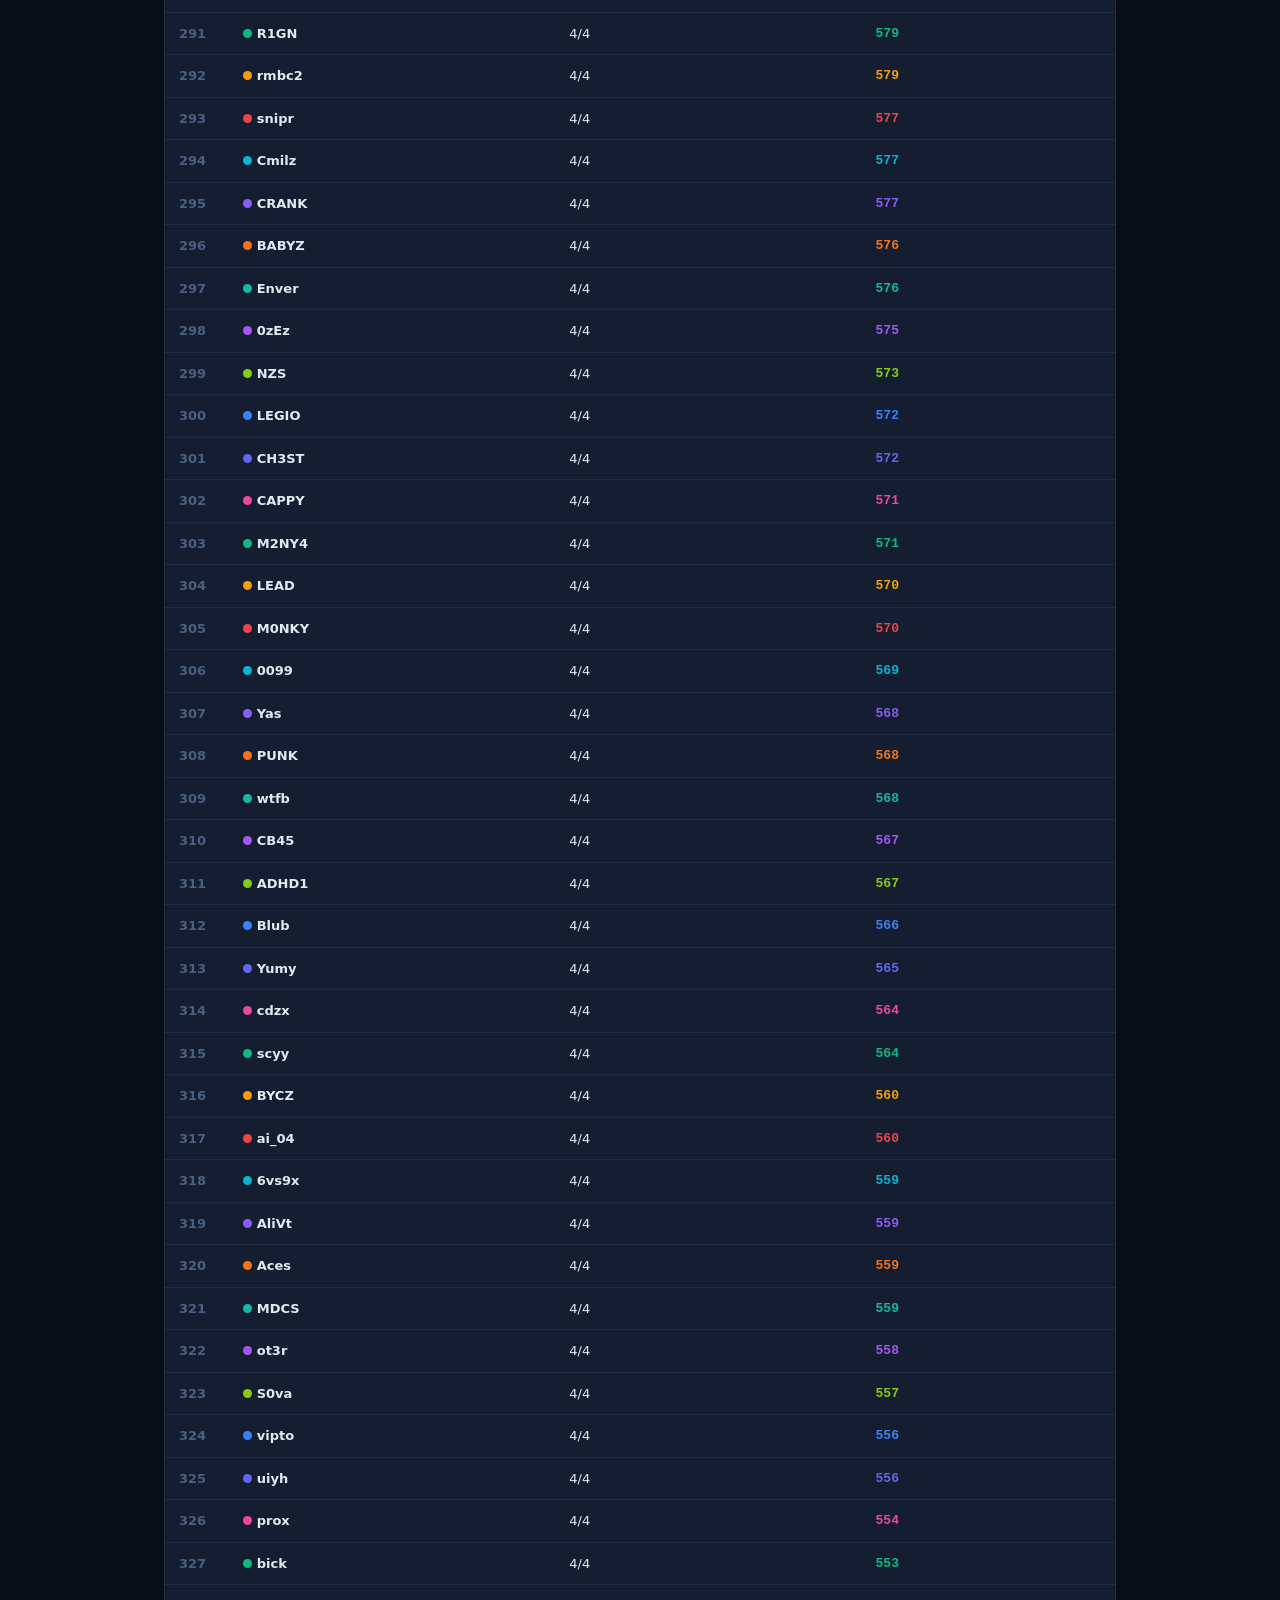
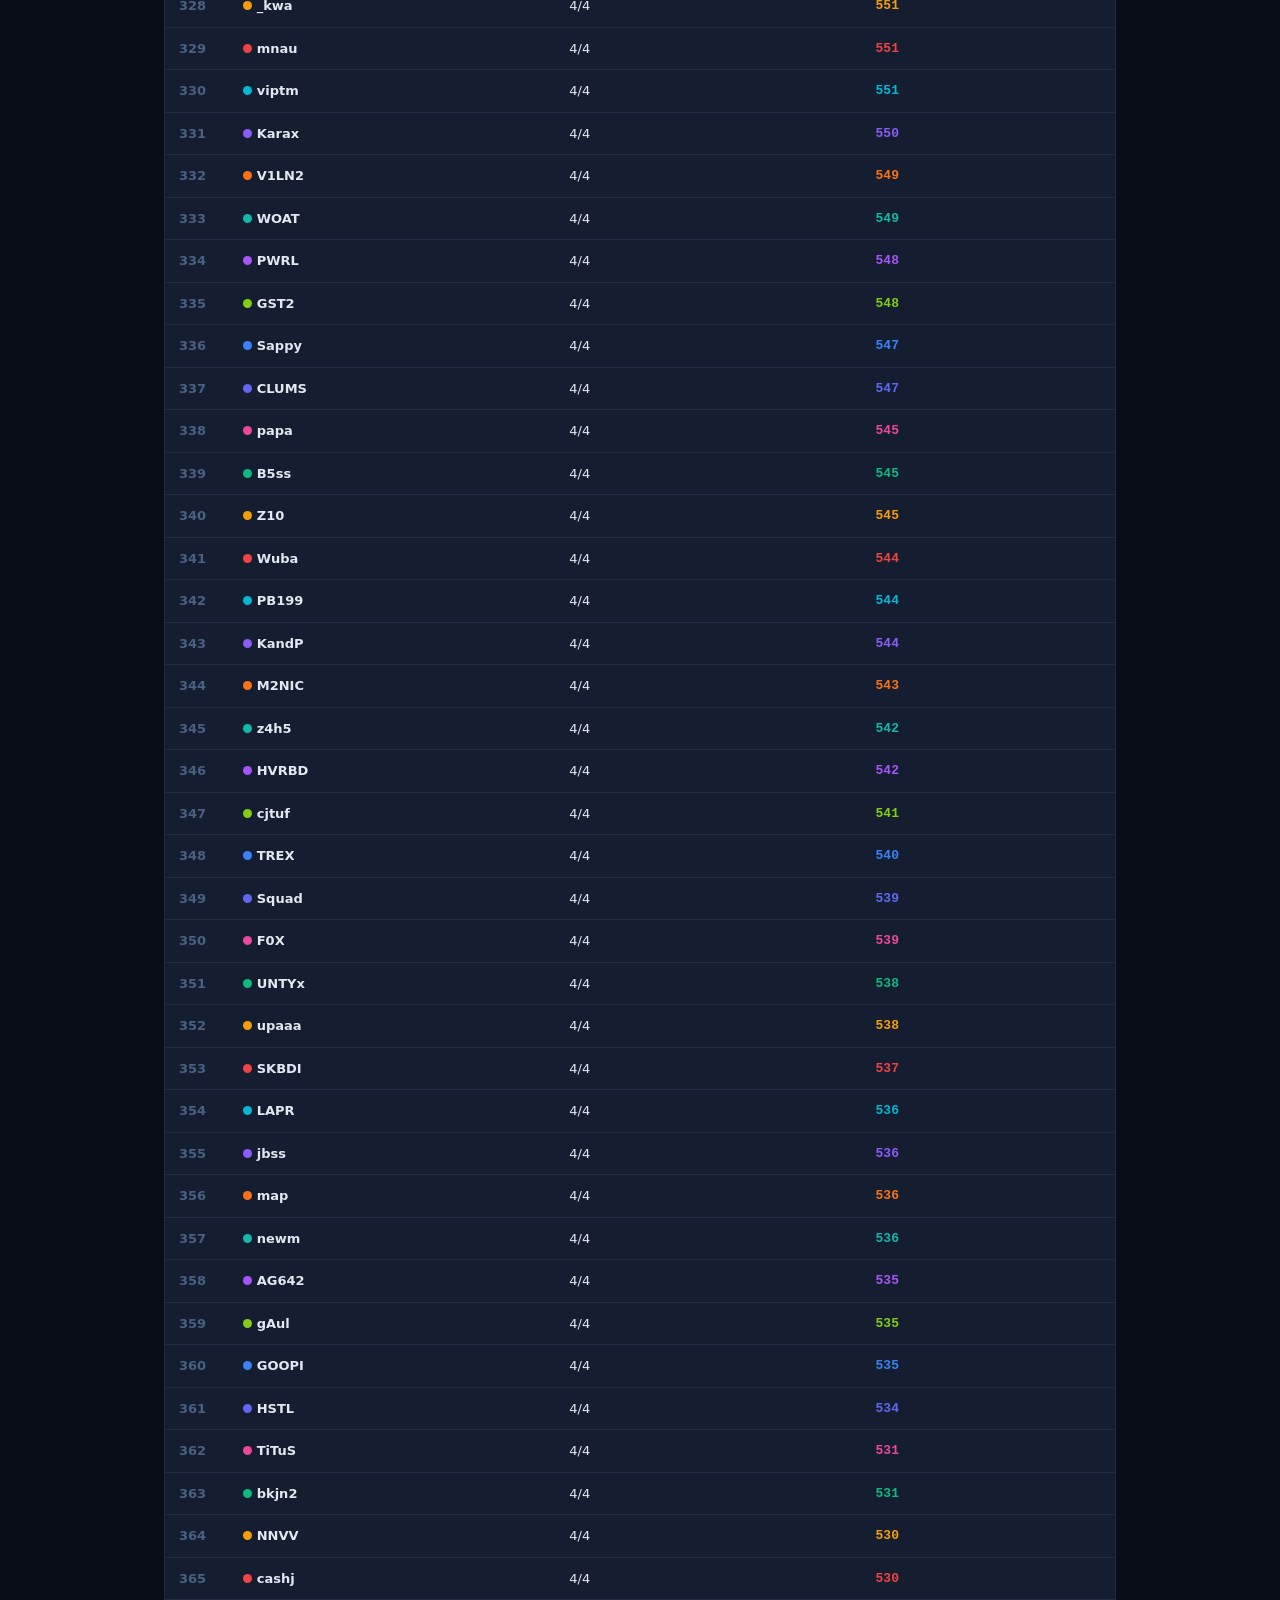
<file: league.html>
<!DOCTYPE html>
<html lang="en">
<head>
    <meta charset="UTF-8">
    <meta name="viewport" content="width=device-width, initial-scale=1.0">
    <meta http-equiv="Cache-Control" content="no-cache, no-store, must-revalidate">
    <meta http-equiv="Pragma" content="no-cache">
    <meta http-equiv="Expires" content="0">
    <title>PS99 League Part 2 Tracker</title>
    <link rel="stylesheet" href="style.css?v=5">
</head>
<body>

<header>
    <div class="header-content">
        <div class="logo">
            <span class="logo-icon">🏆</span>
            <h1>PS99 League — Part 2</h1>
        </div>
        <div style="display:flex;align-items:center;gap:10px">
            <span id="event-status-badge"></span>
            <button class="btn-refresh" id="refresh-btn">Refresh</button>
        </div>
    </div>
</header>

<main>

    <!-- Leaderboard View -->
    <div id="leaderboard-view" class="view active">
        <div class="event-info-bar">
            <div>
                <div class="event-title">Leagues Leaderboard</div>
                <div class="event-dates">Top 500 leagues — refreshed every ~10 minutes</div>
            </div>
        </div>

        <div class="manage-card live-card">
            <div class="manage-card-header">
                <h3>Search League</h3>
                <span class="live-dot"></span>
            </div>
            <p class="live-desc">Search any league by name (live API search, works outside Top 500).</p>
            <div class="live-manual">
                <input type="text" id="search-league-name" class="live-input" placeholder="Enter league name">
                <button class="btn-live-secondary" id="search-league-btn">Search</button>
                <button class="btn-secondary" id="clear-search-btn" style="display:none">Clear</button>
            </div>
            <div id="search-status" class="import-status"></div>
        </div>

        <h3 class="sub-heading" id="leaderboard-heading">Top 500</h3>
        <div class="players-table-container">
            <table class="players-table">
                <thead>
                    <tr><th>#</th><th>League</th><th>Members</th><th>Points</th></tr>
                </thead>
                <tbody id="leaderboard-tbody"></tbody>
            </table>
        </div>
    </div>

    <!-- League Detail View -->
    <div id="league-detail-view" class="view">
        <div class="detail-top-bar">
            <button class="back-btn" id="league-back-btn">&larr; Back to Leaderboard</button>
        </div>
        <div class="team-detail-header">
            <div class="team-detail-title-row">
                <div class="team-detail-color-bar" id="league-detail-color-bar"></div>
                <div>
                    <h2 id="league-detail-name"></h2>
                    <div id="league-detail-sub" class="team-detail-sub-line"></div>
                </div>
            </div>
            <div class="team-detail-stats">
                <div class="stat-box"><span class="stat-label">Rank</span><span class="stat-value" id="ld-rank"></span></div>
                <div class="stat-box"><span class="stat-label">Points</span><span class="stat-value" id="ld-pts"></span><span class="stat-asof" id="ld-pts-asof"></span></div>
                <div class="stat-box"><span class="stat-label">Roster</span><span class="stat-value" id="ld-roster"></span></div>
                <div class="stat-box"><span class="stat-label">Level</span><span class="stat-value" id="ld-level"></span></div>
            </div>
            <div class="team-detail-stats" style="margin-top:16px">
                <div class="stat-box"><span class="stat-label">Last 10m</span><span class="stat-value" id="ld-delta-10m">&mdash;</span><span class="stat-asof" id="ld-delta-10m-asof"></span></div>
                <div class="stat-box"><span class="stat-label">Last 30m</span><span class="stat-value" id="ld-delta-30m">&mdash;</span><span class="stat-asof" id="ld-delta-30m-asof"></span></div>
                <div class="stat-box"><span class="stat-label">Last 1h</span><span class="stat-value" id="ld-delta-1h">&mdash;</span><span class="stat-asof" id="ld-delta-1h-asof"></span></div>
            </div>
        </div>
        <h3 class="sub-heading">Roster</h3>
        <div class="roster-delta-note" id="roster-delta-note"></div>
        <div class="players-table-container">
            <table class="players-table roster-table">
                <thead>
                    <tr><th>Role</th><th>Display Name</th><th>Points</th><th>10m</th><th>30m</th><th>1h</th></tr>
                </thead>
                <tbody id="roster-tbody"></tbody>
            </table>
        </div>
    </div>

</main>

<div id="toast" class="toast"></div>

<script src="league.js?v=2"></script>
</body>
</html>
</file>
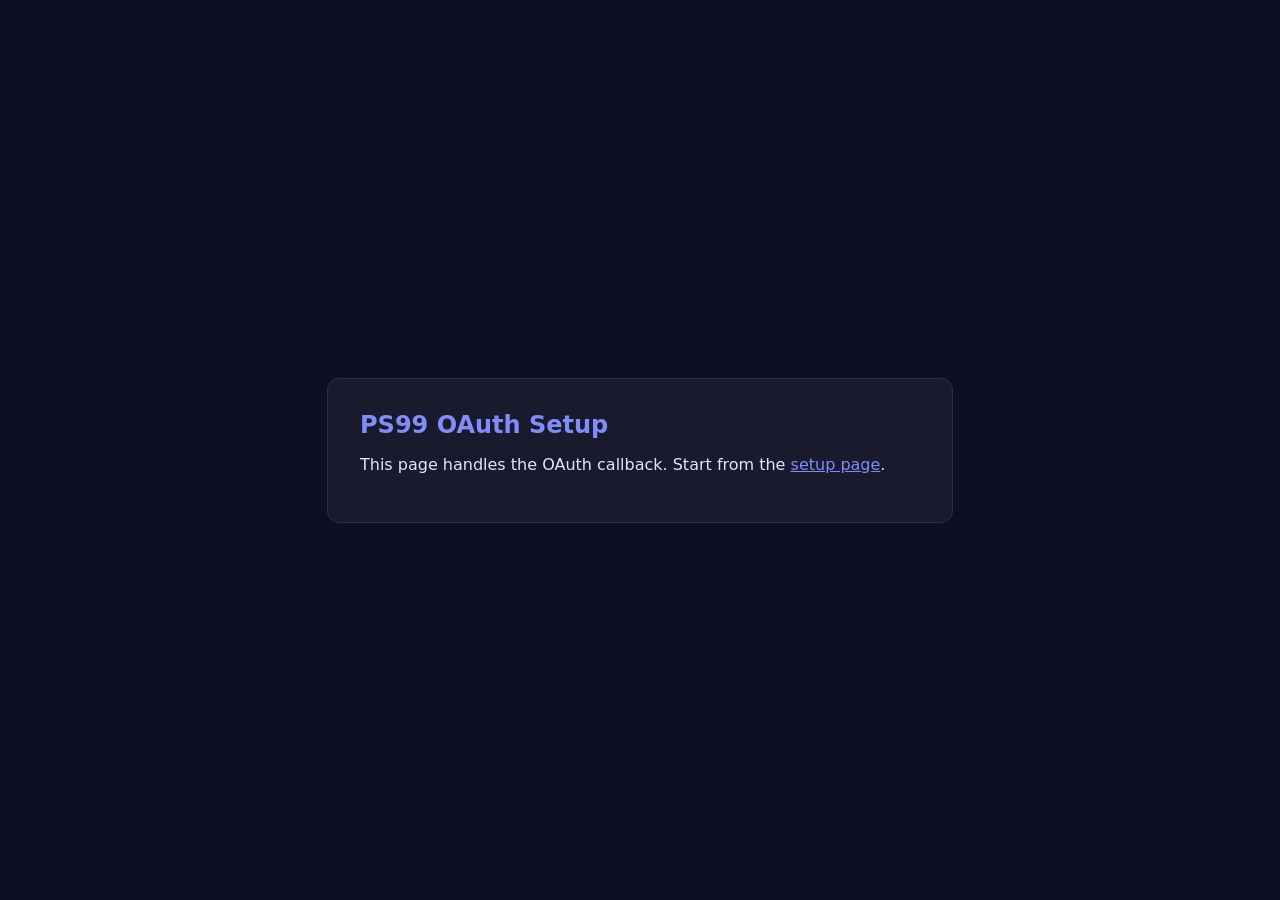
<file: oauth-callback.html>
<!DOCTYPE html>
<html lang="en">
<head>
    <meta charset="UTF-8">
    <meta name="viewport" content="width=device-width, initial-scale=1.0">
    <title>PS99 OAuth Callback</title>
    <style>
        body { background: #0f0f23; color: #e2e8f0; font-family: system-ui, sans-serif; display: flex; justify-content: center; align-items: center; min-height: 100vh; margin: 0; padding: 16px; box-sizing: border-box; }
        .card { background: #1a1a2e; border: 1px solid #2d2d44; border-radius: 12px; padding: 32px; max-width: 560px; width: 100%; }
        h2 { margin: 0 0 16px; color: #818cf8; }
        .code-box { background: #0f0f23; border: 1px solid #4338ca; border-radius: 8px; padding: 12px 16px; font-family: monospace; font-size: 13px; word-break: break-all; margin: 8px 0; user-select: all; cursor: pointer; white-space: pre-wrap; }
        .label { font-size: 13px; color: #94a3b8; margin: 12px 0 4px; }
        .error { color: #f87171; }
        .success { color: #34d399; }
        input { background: #0f0f23; border: 1px solid #2d2d44; color: #e2e8f0; padding: 10px 12px; border-radius: 6px; width: 100%; box-sizing: border-box; font-family: monospace; font-size: 14px; }
        button { background: #4338ca; color: white; border: none; padding: 10px 20px; border-radius: 6px; cursor: pointer; font-size: 14px; margin-top: 8px; }
        button:hover { background: #3730a3; }
        button:disabled { opacity: 0.5; cursor: not-allowed; }
        .warn { background: #2d1b00; border: 1px solid #b45309; color: #fbbf24; padding: 10px 14px; border-radius: 6px; font-size: 13px; margin: 12px 0; }
        .info { font-size: 13px; color: #94a3b8; line-height: 1.5; }
        .result { background: #0a2e1a; border: 1px solid #16a34a; border-radius: 8px; padding: 16px; margin: 12px 0; }
        .result h3 { color: #34d399; margin: 0 0 8px; }
        #status { margin-top: 12px; font-size: 13px; }
    </style>
</head>
<body>
    <div class="card" id="content"></div>
    <script>
        const params = new URLSearchParams(window.location.search);
        const code = params.get('code');
        const error = params.get('error');
        const el = document.getElementById('content');

        if (error) {
            el.innerHTML = `<h2 class="error">Authorization Failed</h2><p>${error}</p>`;
        } else if (code) {
            el.innerHTML = `
                <h2 class="success">Authorization Successful</h2>
                <p class="info">Now exchange the code for a token. Enter your app credentials and the code verifier from the setup page.</p>
                <div class="label">Authorization Code (auto-filled)</div>
                <input type="text" id="auth-code" value="${code}" readonly>
                <div class="label">Client ID</div>
                <input type="text" id="client-id" placeholder="Your app's client_id">
                <div class="label">Client Secret</div>
                <input type="password" id="client-secret" placeholder="Your app's client_secret">
                <div class="label">Code Verifier (from the setup page)</div>
                <input type="text" id="code-verifier" placeholder="Paste the code verifier from Step 2">
                <br>
                <button id="exchange-btn" onclick="exchangeToken()">Exchange for Token</button>
                <div id="status"></div>
                <div id="result"></div>
                <div class="warn">Your credentials stay in your browser — nothing is sent to GitHub or any server except the Big Games token endpoint.</div>`;
        } else {
            el.innerHTML = `<h2>PS99 OAuth Setup</h2><p>This page handles the OAuth callback. Start from the <a href="oauth-setup.html" style="color:#818cf8">setup page</a>.</p>`;
        }

        async function exchangeToken() {
            const btn = document.getElementById('exchange-btn');
            const status = document.getElementById('status');
            const result = document.getElementById('result');
            const clientId = document.getElementById('client-id').value.trim();
            const clientSecret = document.getElementById('client-secret').value.trim();
            const codeVerifier = document.getElementById('code-verifier').value.trim();
            const authCode = document.getElementById('auth-code').value.trim();

            if (!clientId || !clientSecret || !codeVerifier) {
                status.innerHTML = '<span class="error">Fill in all fields first.</span>';
                return;
            }

            btn.disabled = true;
            status.innerHTML = '<span style="color:#818cf8">Exchanging token...</span>';
            result.innerHTML = '';

            const redirectUri = 'https://jojoonline83.github.io/Ps99taphero/oauth-callback.html';

            try {
                const basicAuth = btoa(clientId + ':' + clientSecret);
                const body = new URLSearchParams({
                    grant_type: 'authorization_code',
                    code: authCode,
                    redirect_uri: redirectUri,
                    code_verifier: codeVerifier,
                });

                const res = await fetch('https://db.biggames.io/oauth/token', {
                    method: 'POST',
                    headers: {
                        'Authorization': 'Basic ' + basicAuth,
                        'Content-Type': 'application/x-www-form-urlencoded',
                    },
                    body: body.toString(),
                });

                const data = await res.json();

                if (data.access_token) {
                    status.innerHTML = '<span class="success">Token obtained!</span>';
                    result.innerHTML = `
                        <div class="result">
                            <h3>Token Ready</h3>
                            <p class="info">Copy the token below and add it as a GitHub Actions secret.</p>
                            <div class="label">Secret name:</div>
                            <div class="code-box" style="font-weight:bold">PS99_TOKEN_AVOCARDORABLE99 <span style="color:#94a3b8;font-weight:normal">(or PS99_TOKEN_JJLOVEGAME99)</span></div>
                            <div class="label">Token value (click to copy):</div>
                            <div class="code-box" id="token-value">${data.access_token}</div>
                            <button onclick="navigator.clipboard.writeText(document.getElementById('token-value').textContent).then(()=>this.textContent='Copied!')">Copy Token</button>
                            <p class="info" style="margin-top:12px">
                                Go to your repo: <strong>Settings &gt; Secrets and variables &gt; Actions &gt; New repository secret</strong><br>
                                Token type: ${data.token_type || 'bearer'} | Expires in: ${data.expires_in ? Math.round(data.expires_in / 86400) + ' days' : 'unknown'} | Scope: ${data.scope || 'unknown'}
                            </p>
                        </div>`;
                } else {
                    status.innerHTML = `<span class="error">Exchange failed: ${data.error_description || data.error || 'Unknown error'}</span>`;
                    btn.disabled = false;
                }
            } catch (err) {
                if (err.message && err.message.includes('Failed to fetch')) {
                    status.innerHTML = `<span class="error">CORS blocked — the Big Games API doesn't allow browser requests. Use the GitHub Actions workflow instead.</span>`;
                } else {
                    status.innerHTML = `<span class="error">Error: ${err.message}</span>`;
                }
                btn.disabled = false;
            }
        }
    </script>
</body>
</html>
</file>
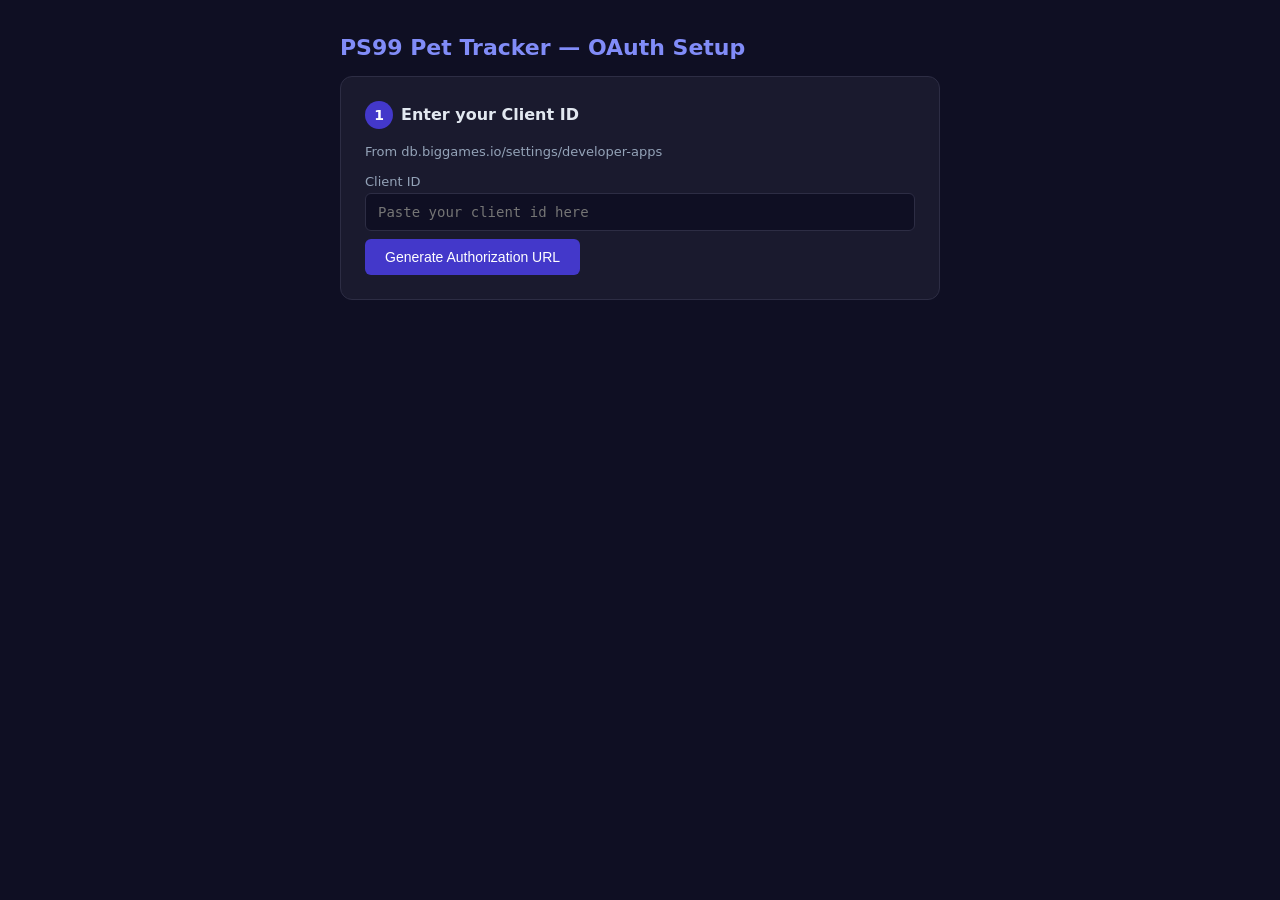
<file: oauth-setup.html>
<!DOCTYPE html>
<html lang="en">
<head>
    <meta charset="UTF-8">
    <meta name="viewport" content="width=device-width, initial-scale=1.0">
    <title>PS99 OAuth Setup</title>
    <style>
        body { background: #0f0f23; color: #e2e8f0; font-family: system-ui, sans-serif; margin: 0; padding: 20px; }
        .container { max-width: 600px; margin: 0 auto; }
        h1 { color: #818cf8; font-size: 22px; }
        .card { background: #1a1a2e; border: 1px solid #2d2d44; border-radius: 12px; padding: 24px; margin: 16px 0; }
        .step-num { background: #4338ca; color: white; width: 28px; height: 28px; border-radius: 50%; display: inline-flex; align-items: center; justify-content: center; font-weight: bold; font-size: 14px; margin-right: 8px; }
        label { display: block; font-size: 13px; color: #94a3b8; margin: 12px 0 4px; }
        input { background: #0f0f23; border: 1px solid #2d2d44; color: #e2e8f0; padding: 10px 12px; border-radius: 6px; width: 100%; box-sizing: border-box; font-family: monospace; font-size: 14px; }
        button { background: #4338ca; color: white; border: none; padding: 10px 20px; border-radius: 6px; cursor: pointer; font-size: 14px; margin-top: 8px; }
        button:hover { background: #3730a3; }
        .code-box { background: #0f0f23; border: 1px solid #4338ca; border-radius: 8px; padding: 10px 14px; font-family: monospace; font-size: 13px; word-break: break-all; margin: 8px 0; user-select: all; white-space: pre-wrap; }
        .hidden { display: none; }
        .info { font-size: 13px; color: #94a3b8; line-height: 1.5; }
        .warn { background: #2d1b00; border: 1px solid #b45309; color: #fbbf24; padding: 10px 14px; border-radius: 6px; font-size: 13px; margin: 8px 0; }
    </style>
</head>
<body>
<div class="container">
    <h1>PS99 Pet Tracker — OAuth Setup</h1>

    <div class="card">
        <div><span class="step-num">1</span><strong>Enter your Client ID</strong></div>
        <p class="info">From db.biggames.io/settings/developer-apps</p>
        <label>Client ID</label>
        <input type="text" id="client-id" placeholder="Paste your client_id here">
        <button onclick="generateAuthUrl()">Generate Authorization URL</button>
    </div>

    <div class="card hidden" id="step2">
        <div><span class="step-num">2</span><strong>Authorize the account</strong></div>
        <p class="info">Click the link below. Sign in with your Roblox account and approve access.</p>
        <div id="auth-link-box"></div>
        <div class="warn">Save this code verifier — you'll need it in Step 3:</div>
        <label>Code Verifier (copy this!)</label>
        <div class="code-box" id="verifier-display"></div>
        <button onclick="navigator.clipboard.writeText(document.getElementById('verifier-display').textContent).then(()=>this.textContent='Copied!')">Copy Verifier</button>
    </div>

    <div class="card hidden" id="step3">
        <div><span class="step-num">3</span><strong>After authorization</strong></div>
        <p class="info">You'll be redirected to a callback page showing an authorization code. Copy it and run the "Exchange OAuth Token" workflow in GitHub Actions with:</p>
        <ul class="info">
            <li><strong>auth_code</strong> — from the callback page</li>
            <li><strong>code_verifier</strong> — from Step 2 above</li>
            <li><strong>account_label</strong> — which Roblox account you authorized</li>
        </ul>
        <p class="info">Then download the token artifact and add it as a GitHub secret.</p>
    </div>
</div>

<script>
    function generateRandomString(len) {
        const arr = new Uint8Array(len);
        crypto.getRandomValues(arr);
        return Array.from(arr, b => 'ABCDEFGHIJKLMNOPQRSTUVWXYZabcdefghijklmnopqrstuvwxyz0123456789-._~'[b % 66]).join('');
    }

    async function sha256(plain) {
        const encoded = new TextEncoder().encode(plain);
        const hash = await crypto.subtle.digest('SHA-256', encoded);
        return btoa(String.fromCharCode(...new Uint8Array(hash)))
            .replace(/\+/g, '-').replace(/\//g, '_').replace(/=+$/, '');
    }

    async function generateAuthUrl() {
        const clientId = document.getElementById('client-id').value.trim();
        if (!clientId) { alert('Enter your Client ID first'); return; }

        const verifier = generateRandomString(64);
        const challenge = await sha256(verifier);
        const state = generateRandomString(32);
        const redirectUri = 'https://jojoonline83.github.io/Ps99taphero/oauth-callback.html';
        const scope = 'player-data:pet-simulator-99:inventory:read';

        const authUrl = `https://db.biggames.io/oauth/authorize?client_id=${encodeURIComponent(clientId)}&redirect_uri=${encodeURIComponent(redirectUri)}&scope=${encodeURIComponent(scope)}&code_challenge=${challenge}&code_challenge_method=S256&state=${state}`;

        document.getElementById('auth-link-box').innerHTML =
            `<a href="${authUrl}" target="_blank" style="color:#818cf8;word-break:break-all">${authUrl}</a>`;
        document.getElementById('verifier-display').textContent = verifier;
        document.getElementById('step2').classList.remove('hidden');
        document.getElementById('step3').classList.remove('hidden');
    }
</script>
</body>
</html>
</file>
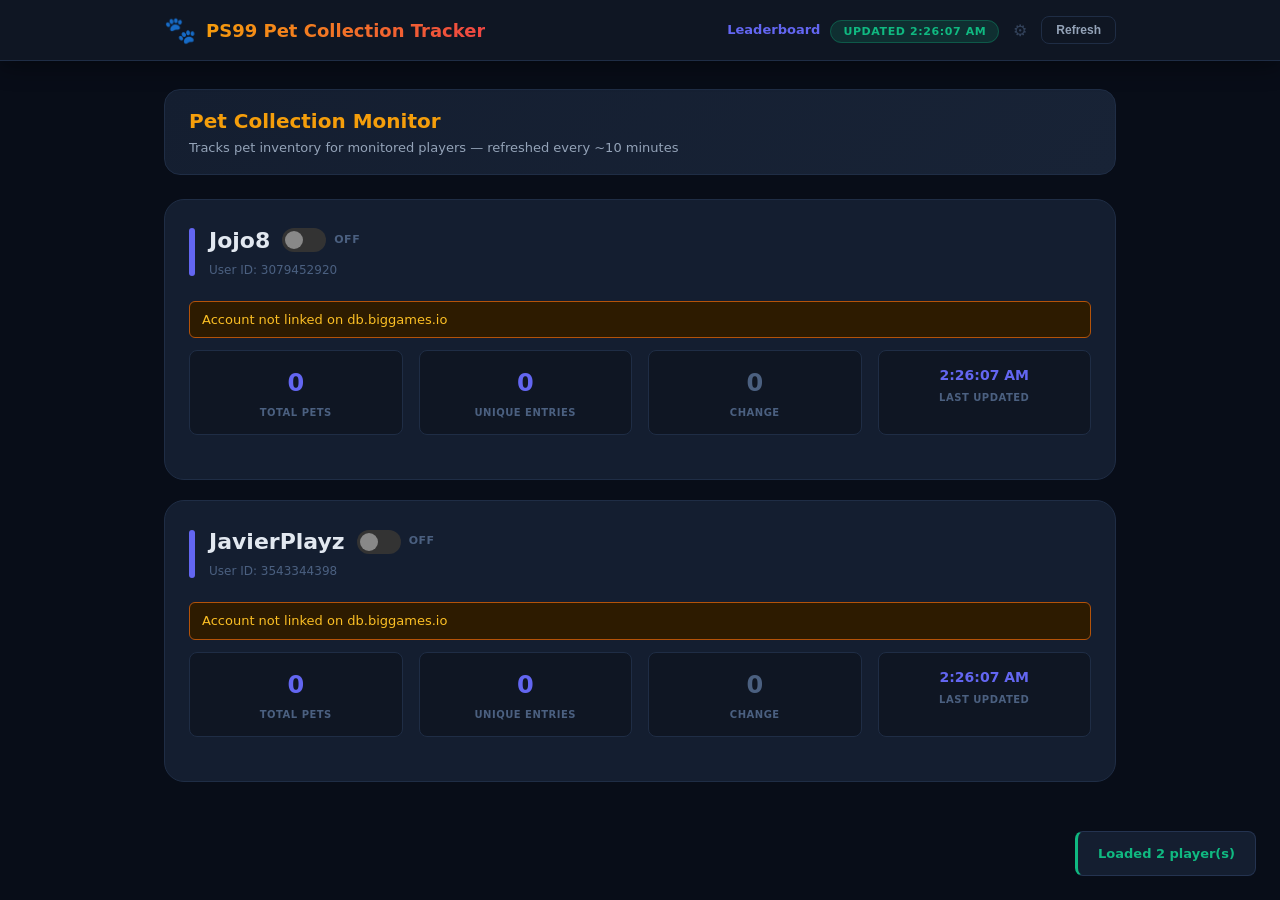
<file: pets.html>
<!DOCTYPE html>
<html lang="en">
<head>
    <meta charset="UTF-8">
    <meta name="viewport" content="width=device-width, initial-scale=1.0">
    <meta http-equiv="Cache-Control" content="no-cache, no-store, must-revalidate">
    <meta http-equiv="Pragma" content="no-cache">
    <meta http-equiv="Expires" content="0">
    <title>PS99 Pet Collection Tracker</title>
    <link rel="stylesheet" href="style.css?v=4">
    <style>
        .player-card {
            background: var(--bg-card);
            border: 1px solid var(--border);
            border-radius: var(--radius-xl);
            padding: 24px;
            margin-bottom: 20px;
        }
        .player-card-header {
            display: flex;
            align-items: center;
            gap: 14px;
            margin-bottom: 20px;
        }
        .player-card-header h2 {
            font-size: 22px;
            font-weight: 900;
        }
        .player-card-header .uid {
            font-size: 12px;
            color: var(--text-muted);
        }
        .pet-stats {
            display: flex;
            gap: 16px;
            flex-wrap: wrap;
            margin-bottom: 20px;
        }
        .pet-stat {
            background: var(--bg-secondary);
            border: 1px solid var(--border);
            border-radius: var(--radius-sm);
            padding: 14px 18px;
            display: flex;
            flex-direction: column;
            align-items: center;
            gap: 4px;
            min-width: 110px;
            flex: 1;
        }
        .pet-stat-value {
            font-size: 24px;
            font-weight: 900;
            color: var(--accent);
        }
        .pet-stat-value.positive { color: var(--success); }
        .pet-stat-value.zero { color: var(--text-muted); }
        .pet-stat-label {
            font-size: 10px;
            text-transform: uppercase;
            letter-spacing: .5px;
            color: var(--text-muted);
            font-weight: 700;
        }
        .watch-pet-section {
            background: var(--bg-secondary);
            border: 1px solid var(--border);
            border-radius: var(--radius-lg);
            padding: 16px 20px;
            margin-top: 12px;
        }
        .watch-pet-title {
            font-size: 15px;
            font-weight: 800;
            color: var(--gold);
            margin-bottom: 10px;
        }
        .variant-row {
            display: flex;
            justify-content: space-between;
            padding: 6px 0;
            border-bottom: 1px solid var(--border);
            font-size: 13px;
        }
        .variant-row:last-child { border-bottom: none; }
        .variant-name { color: var(--text-primary); font-weight: 600; }
        .variant-count { color: var(--accent-2); font-weight: 800; font-family: monospace; }
        .no-data {
            text-align: center;
            padding: 60px 20px;
            color: var(--text-muted);
            font-size: 15px;
        }
        .nav-link {
            color: var(--accent);
            text-decoration: none;
            font-size: 13px;
            font-weight: 600;
        }
        .nav-link:hover { text-decoration: underline; }

        /* Hatching toggle switch */
        .hatch-toggle {
            display: flex;
            align-items: center;
            gap: 8px;
        }
        .hatch-switch {
            position: relative;
            width: 44px;
            height: 24px;
            background: #333;
            border-radius: 12px;
            cursor: pointer;
            transition: background .2s;
            border: none;
            padding: 0;
            flex-shrink: 0;
        }
        .hatch-switch::after {
            content: '';
            position: absolute;
            top: 3px;
            left: 3px;
            width: 18px;
            height: 18px;
            background: #888;
            border-radius: 50%;
            transition: transform .2s, background .2s;
        }
        .hatch-switch.on { background: #065f46; }
        .hatch-switch.on::after { transform: translateX(20px); background: #34d399; }
        .hatch-switch:disabled { opacity: .5; cursor: wait; }
        .hatch-label {
            font-size: 11px;
            font-weight: 700;
            text-transform: uppercase;
            letter-spacing: .5px;
            color: var(--text-muted);
        }
        .hatch-label.on { color: #34d399; }

        /* Token setup panel */
        .setup-overlay {
            display: none;
            position: fixed;
            inset: 0;
            background: rgba(0,0,0,.7);
            z-index: 1000;
            align-items: center;
            justify-content: center;
        }
        .setup-overlay.show { display: flex; }
        .setup-panel {
            background: var(--bg-card, #1a1a2e);
            border: 1px solid var(--border, #333);
            border-radius: 16px;
            padding: 28px 32px;
            max-width: 420px;
            width: 90%;
        }
        .setup-panel h3 {
            font-size: 18px;
            font-weight: 800;
            margin-bottom: 16px;
        }
        .setup-step {
            display: flex;
            gap: 10px;
            margin-bottom: 14px;
            font-size: 13px;
            line-height: 1.5;
            color: var(--text-secondary, #aaa);
        }
        .setup-step-num {
            background: var(--accent, #6366f1);
            color: #fff;
            width: 22px;
            height: 22px;
            border-radius: 50%;
            display: flex;
            align-items: center;
            justify-content: center;
            font-size: 11px;
            font-weight: 800;
            flex-shrink: 0;
            margin-top: 1px;
        }
        .setup-link {
            display: inline-block;
            background: var(--accent, #6366f1);
            color: #fff;
            padding: 8px 16px;
            border-radius: 8px;
            text-decoration: none;
            font-size: 13px;
            font-weight: 700;
            margin: 4px 0 8px;
        }
        .setup-link:hover { opacity: .85; }
        .setup-input {
            width: 100%;
            padding: 10px 12px;
            border-radius: 8px;
            border: 1px solid var(--border, #333);
            background: var(--bg-secondary, #111);
            color: var(--text-primary, #eee);
            font-size: 13px;
            font-family: monospace;
            margin: 6px 0;
            box-sizing: border-box;
        }
        .setup-input::placeholder { color: #555; }
        .setup-actions {
            display: flex;
            gap: 10px;
            margin-top: 16px;
        }
        .setup-actions button {
            flex: 1;
            padding: 10px;
            border-radius: 8px;
            border: none;
            font-size: 13px;
            font-weight: 700;
            cursor: pointer;
        }
        .btn-save { background: var(--accent, #6366f1); color: #fff; }
        .btn-save:hover { opacity: .85; }
        .btn-cancel { background: var(--bg-secondary, #222); color: var(--text-muted, #888); border: 1px solid var(--border, #333) !important; }
        .setup-error {
            color: #f87171;
            font-size: 12px;
            margin-top: 6px;
            display: none;
        }

        /* Settings gear */
        .settings-btn {
            background: none;
            border: none;
            color: var(--text-muted);
            cursor: pointer;
            font-size: 16px;
            padding: 4px;
            opacity: .6;
            transition: opacity .15s;
        }
        .settings-btn:hover { opacity: 1; }
        .settings-btn.connected { color: var(--success, #34d399); opacity: .8; }
    </style>
</head>
<body>

<header>
    <div class="header-content">
        <div class="logo">
            <span class="logo-icon">🐾</span>
            <h1>PS99 Pet Collection Tracker</h1>
        </div>
        <div style="display:flex;align-items:center;gap:10px">
            <a href="index.html" class="nav-link">Leaderboard</a>
            <span id="pet-status-badge"></span>
            <button class="settings-btn" id="settings-btn" onclick="showSetup()" title="Connection settings">⚙</button>
            <button class="btn-refresh" id="refresh-btn">Refresh</button>
        </div>
    </div>
</header>

<main>
    <div class="event-info-bar">
        <div>
            <div class="event-title">Pet Collection Monitor</div>
            <div class="event-dates">Tracks pet inventory for monitored players — refreshed every ~10 minutes</div>
        </div>
    </div>

    <div id="players-container">
        <div class="no-data">Loading collection data...</div>
    </div>
</main>

<div id="toast" class="toast"></div>

<div class="setup-overlay" id="setup-overlay">
    <div class="setup-panel">
        <h3>One-Time Setup</h3>
        <div class="setup-step">
            <span class="setup-step-num">1</span>
            <div>Click this button — it opens GitHub with everything pre-filled:<br>
                <a class="setup-link" href="https://github.com/settings/tokens/new?description=PS99+Hatching+Toggle&scopes=repo" target="_blank">Generate Token</a>
            </div>
        </div>
        <div class="setup-step">
            <span class="setup-step-num">2</span>
            <div>Scroll down and click the green <b>"Generate token"</b> button on that page.</div>
        </div>
        <div class="setup-step">
            <span class="setup-step-num">3</span>
            <div>Copy the token shown (starts with <b>ghp_</b>) and paste here:
                <input type="password" class="setup-input" id="token-input" placeholder="ghp_xxxxxxxxxxxx">
                <div class="setup-error" id="setup-error"></div>
            </div>
        </div>
        <div class="setup-actions">
            <button class="btn-cancel" onclick="hideSetup()">Cancel</button>
            <button class="btn-save" id="save-btn" onclick="saveToken()">Connect</button>
        </div>
        <div style="margin-top:12px;font-size:11px;color:var(--text-muted)">
            Stored in your browser only. You only do this once.
        </div>
    </div>
</div>

<script src="pets.js?v=2"></script>
</body>
</html>
</file>
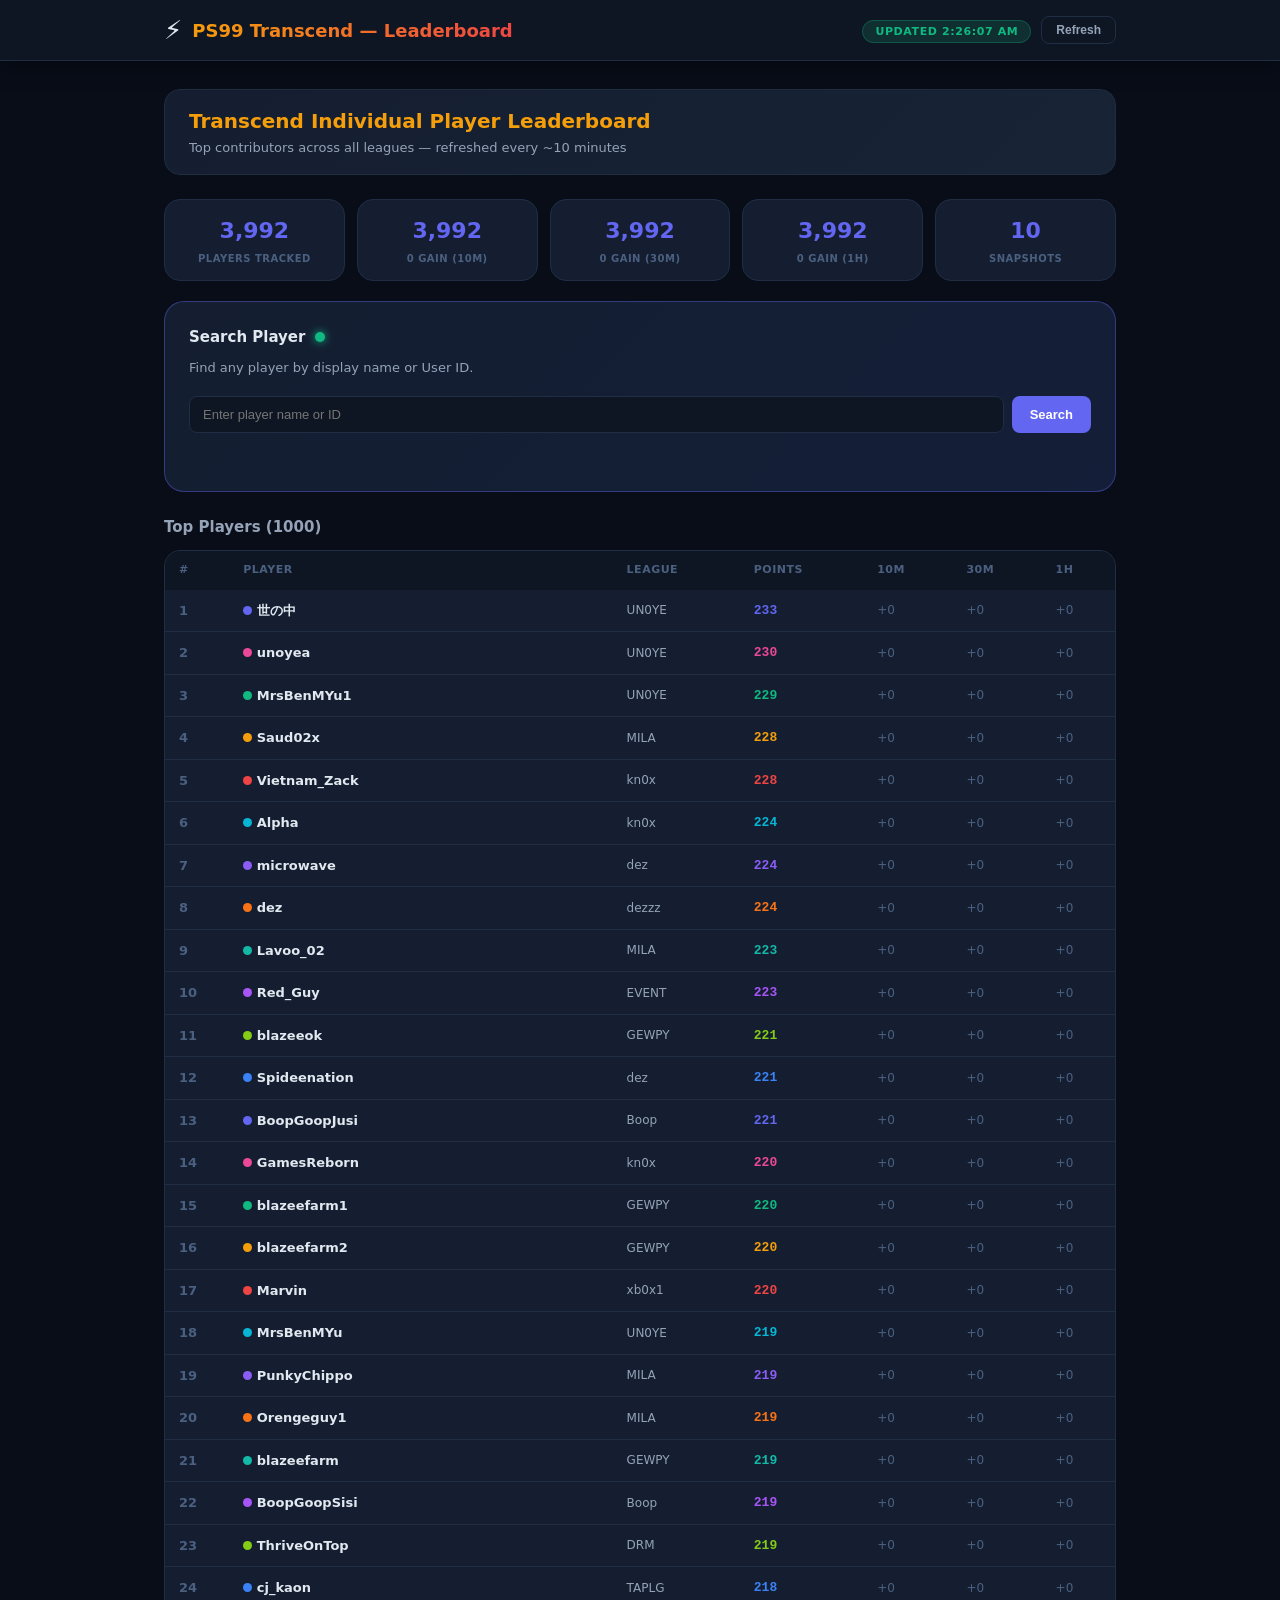
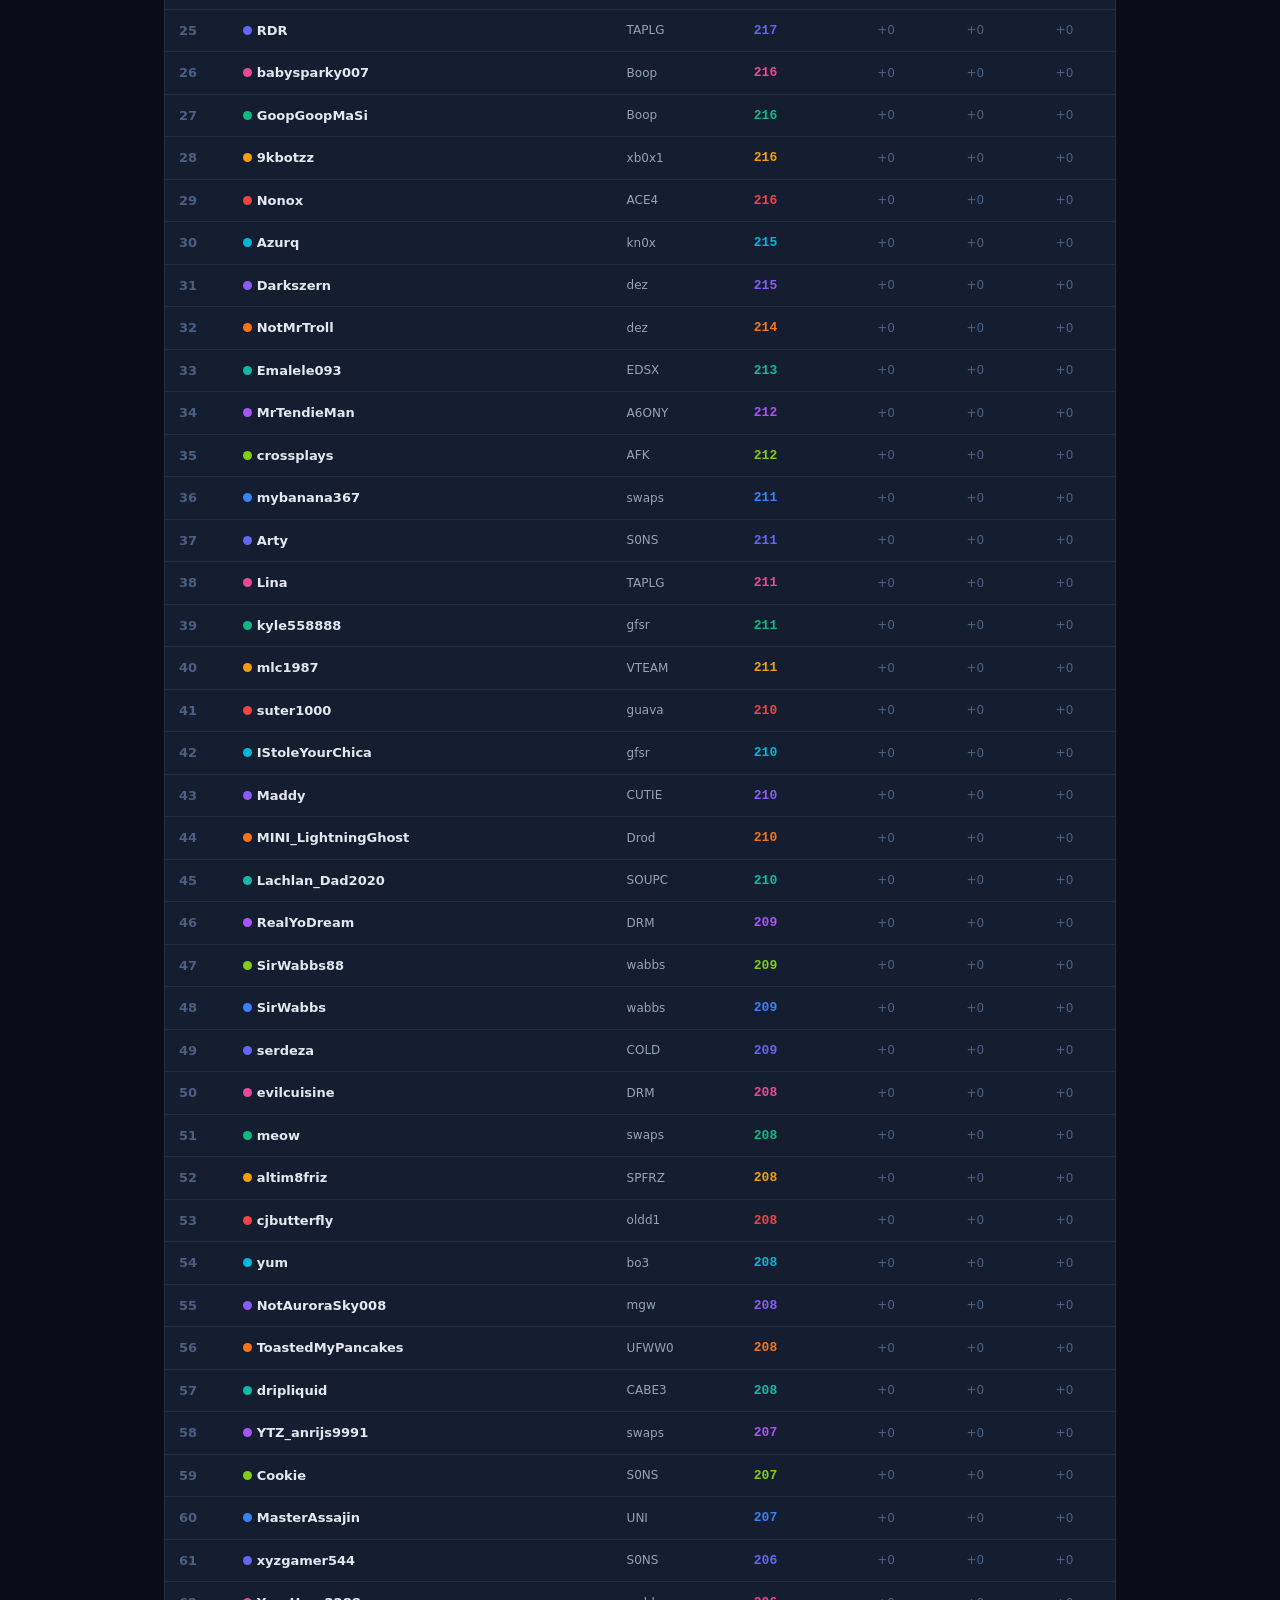
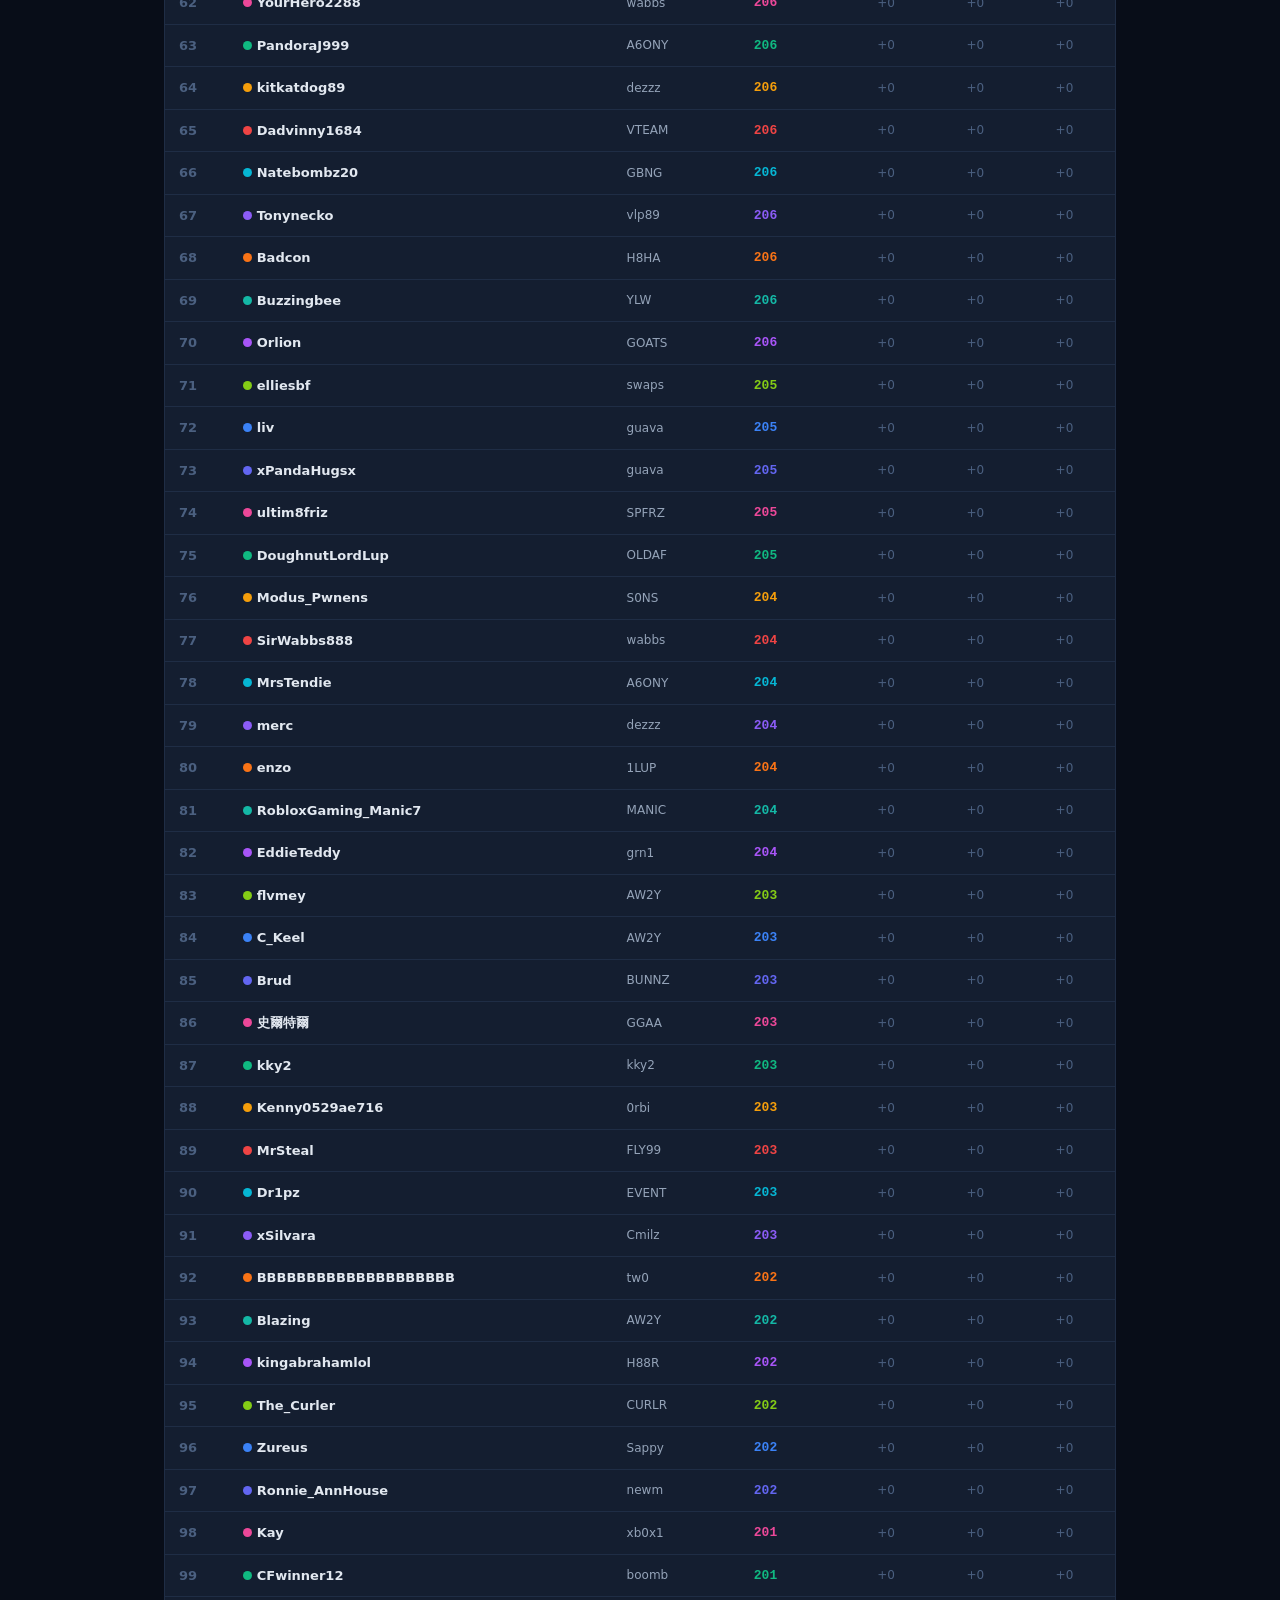
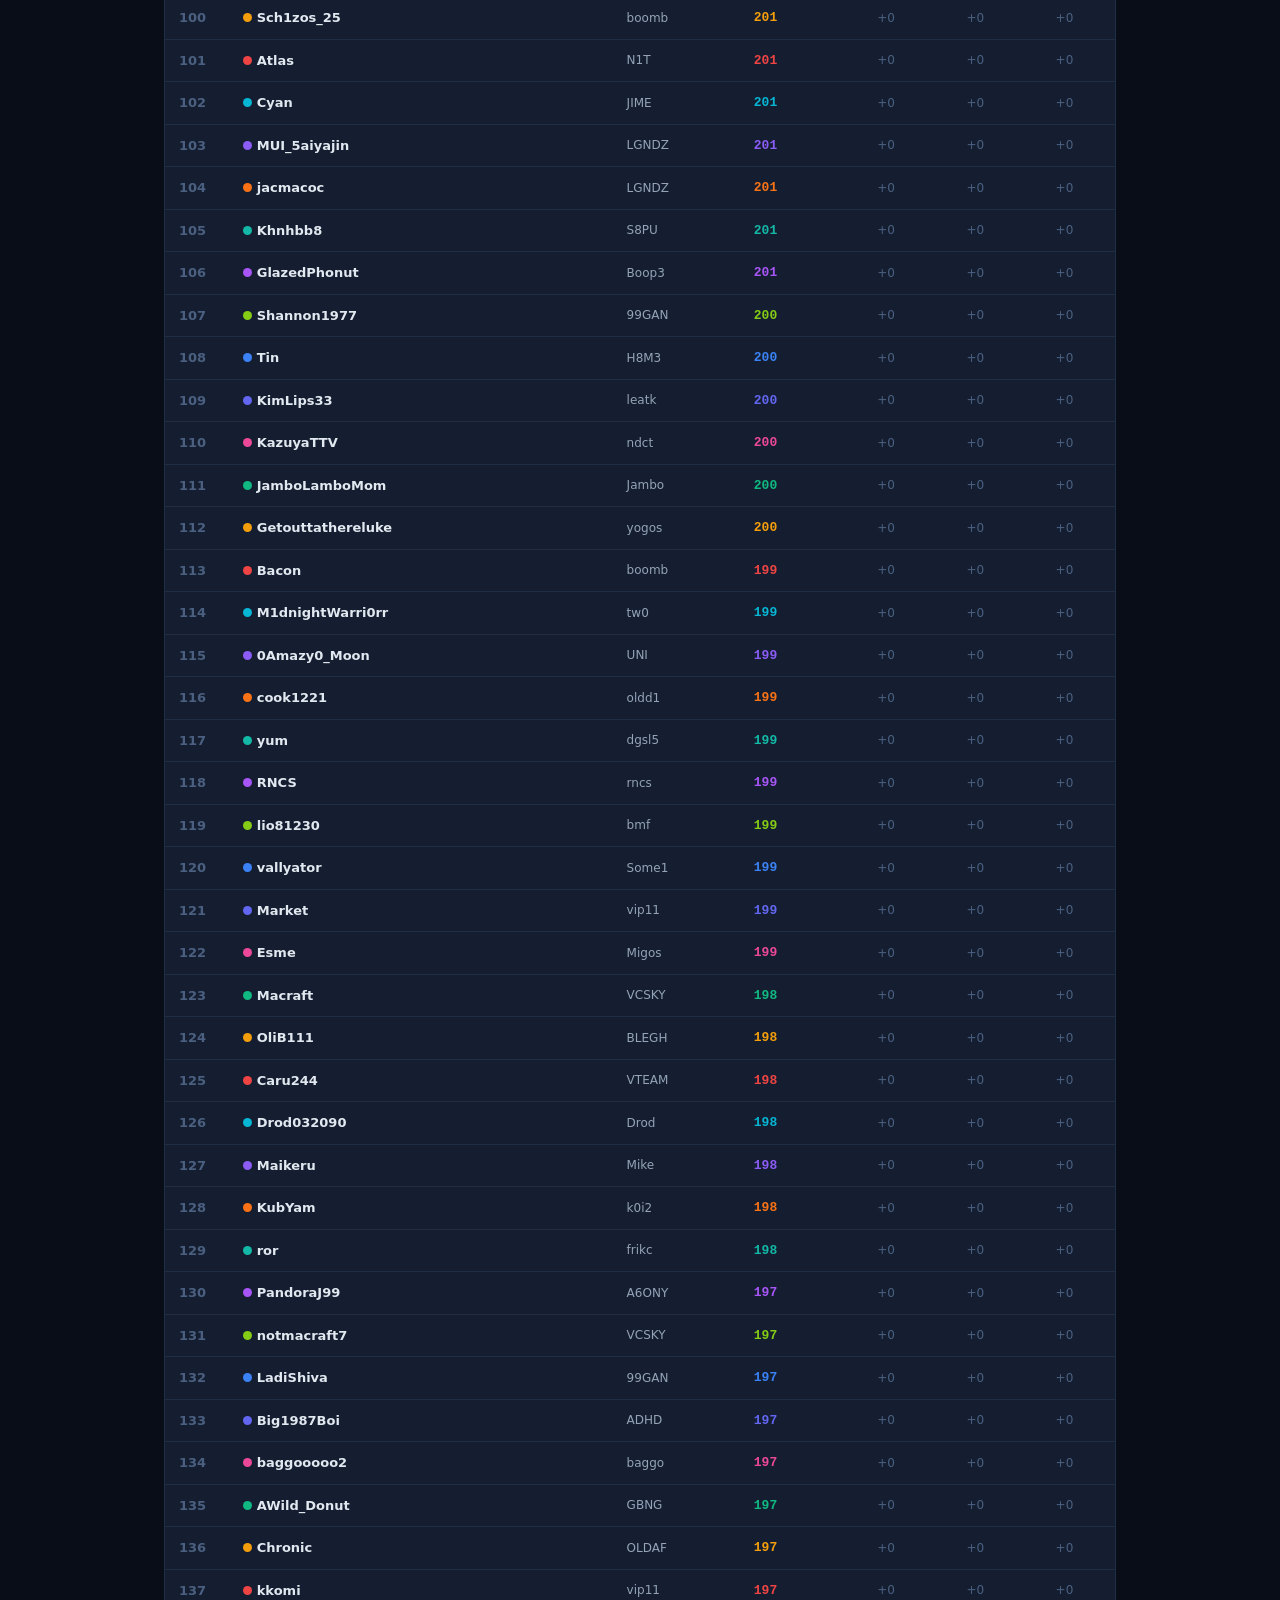
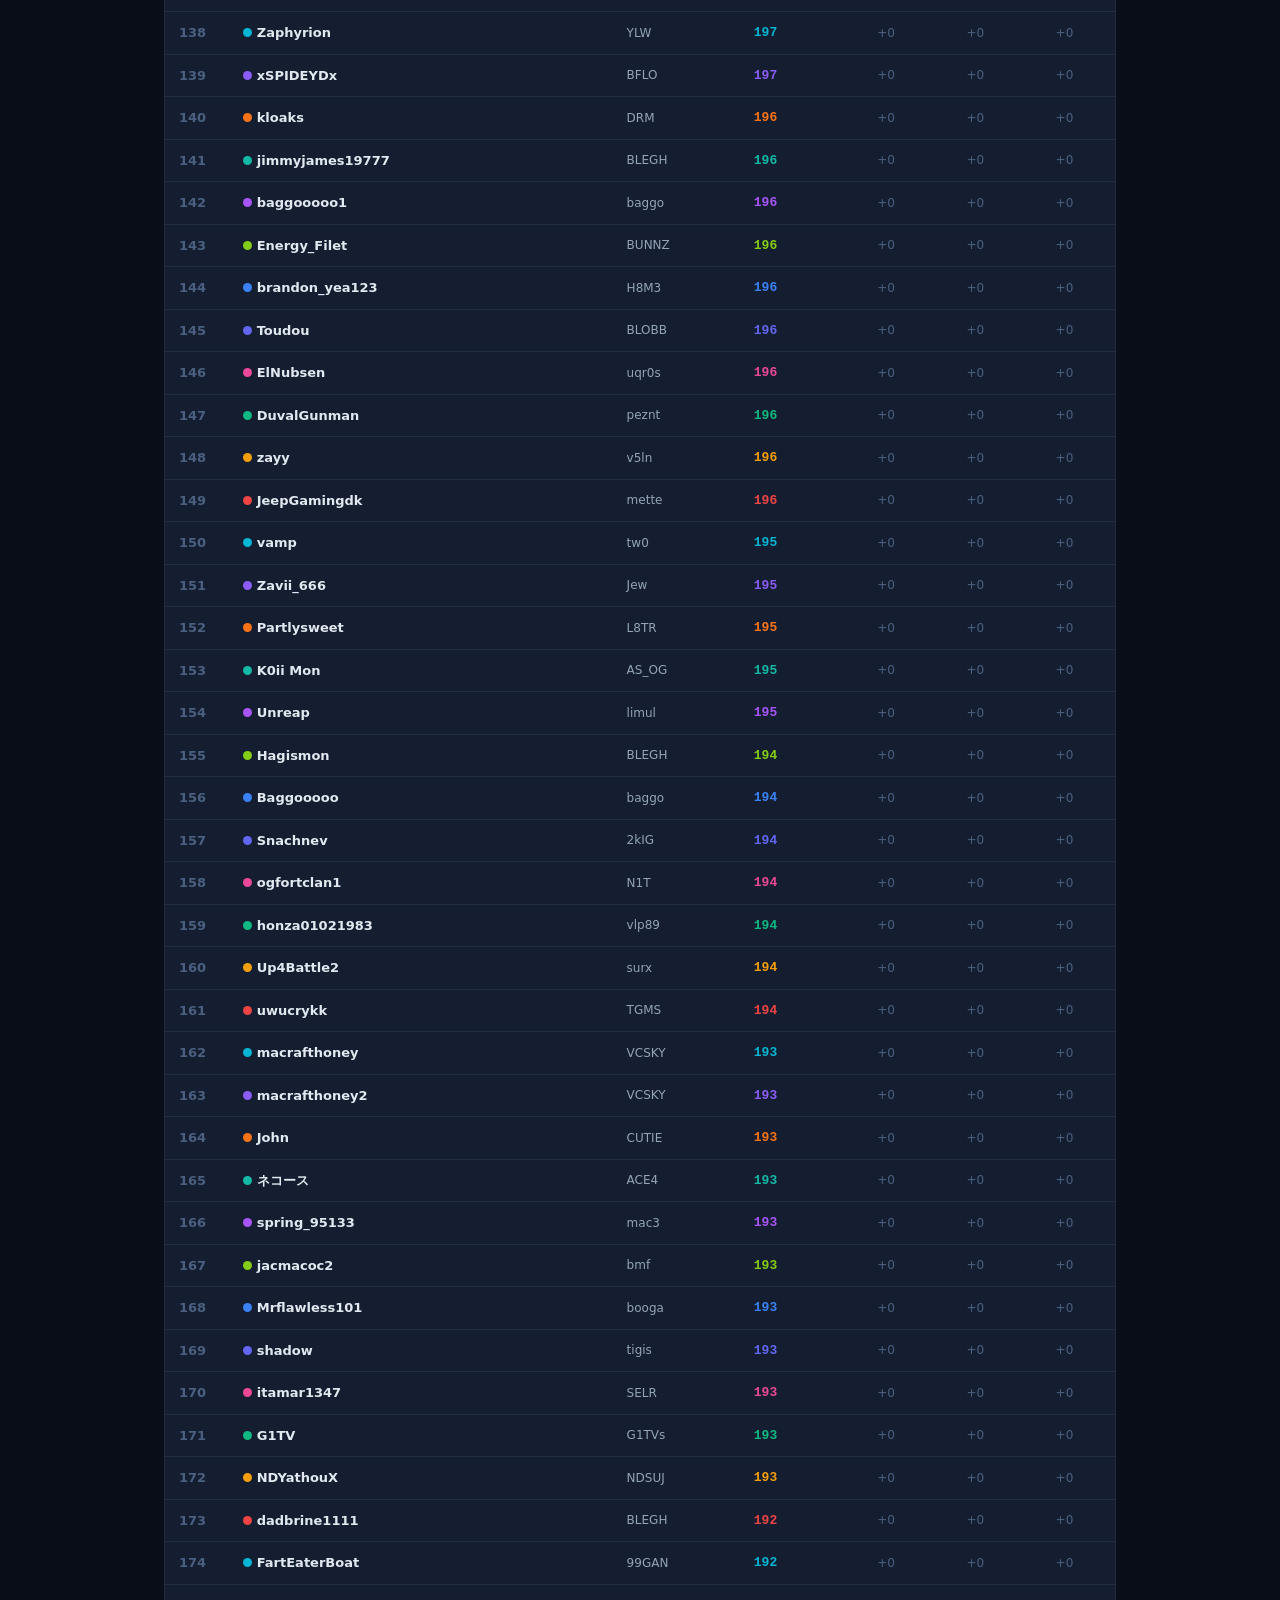
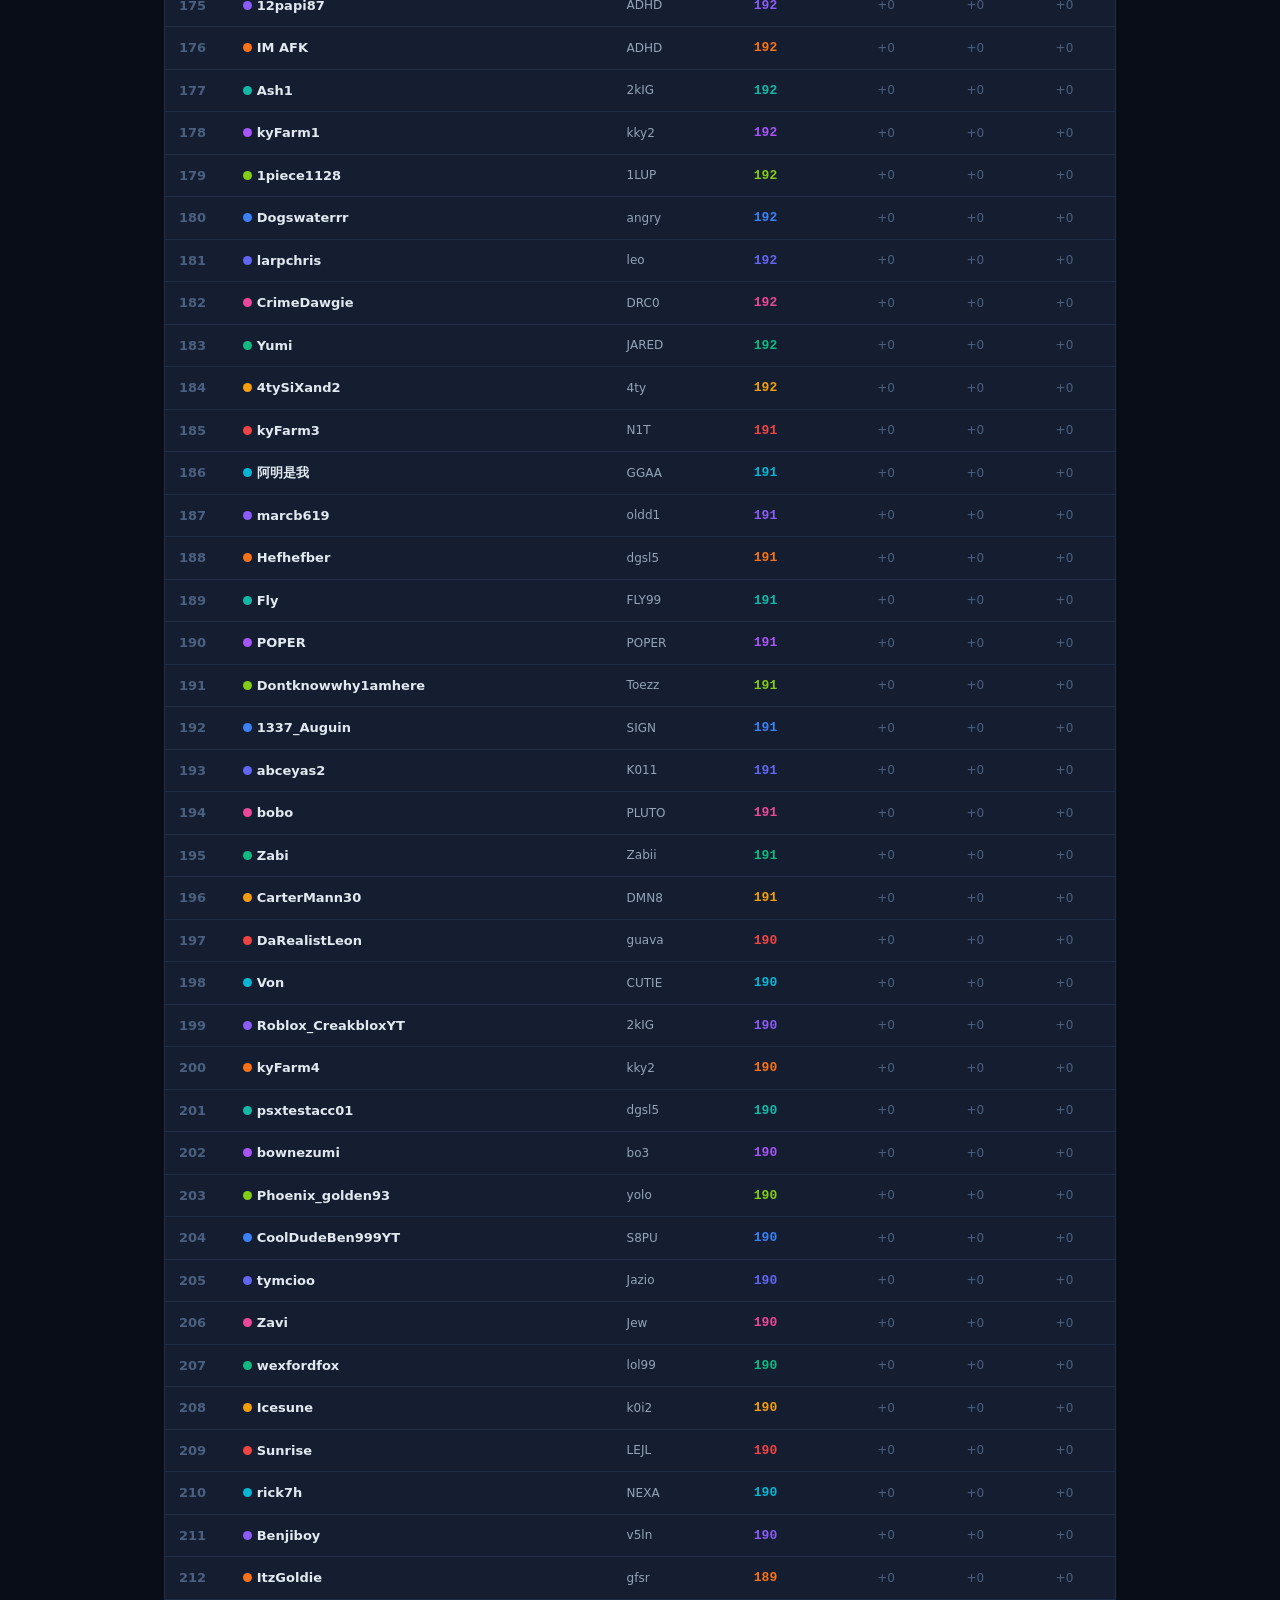
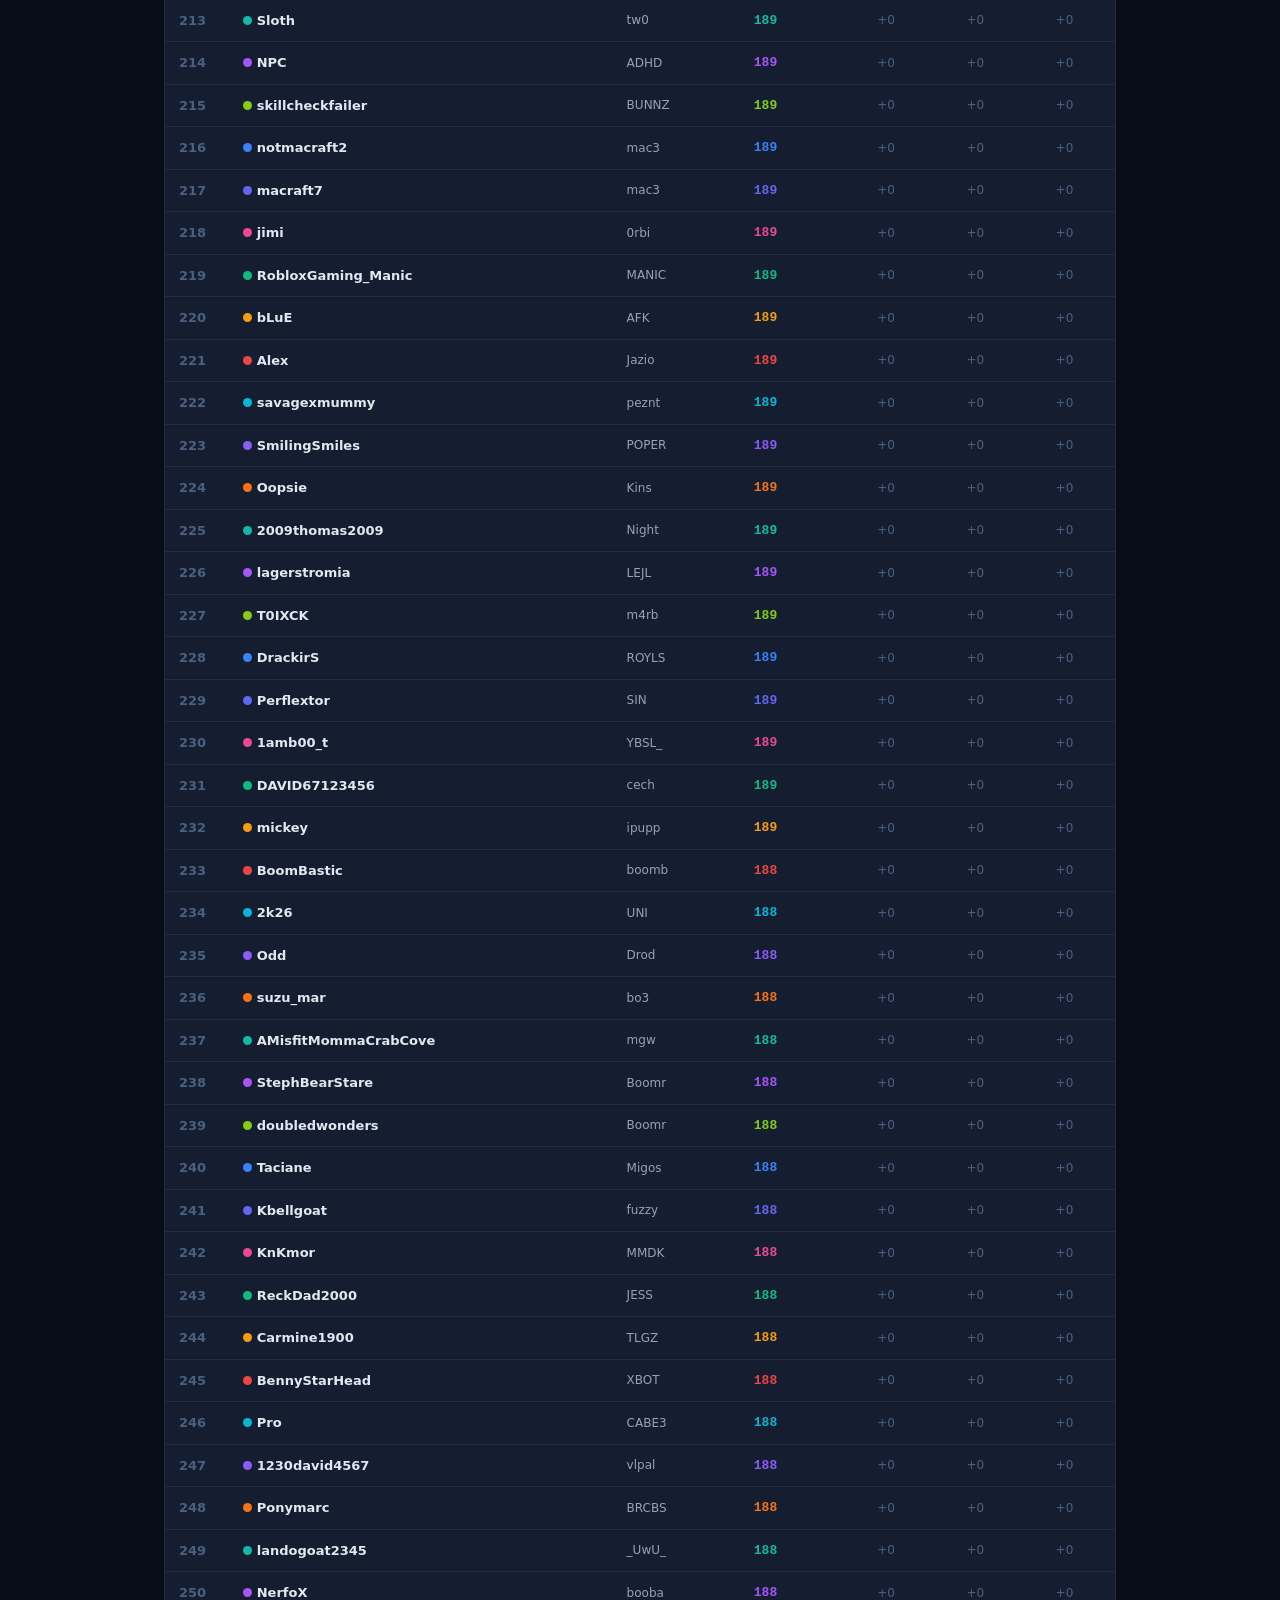
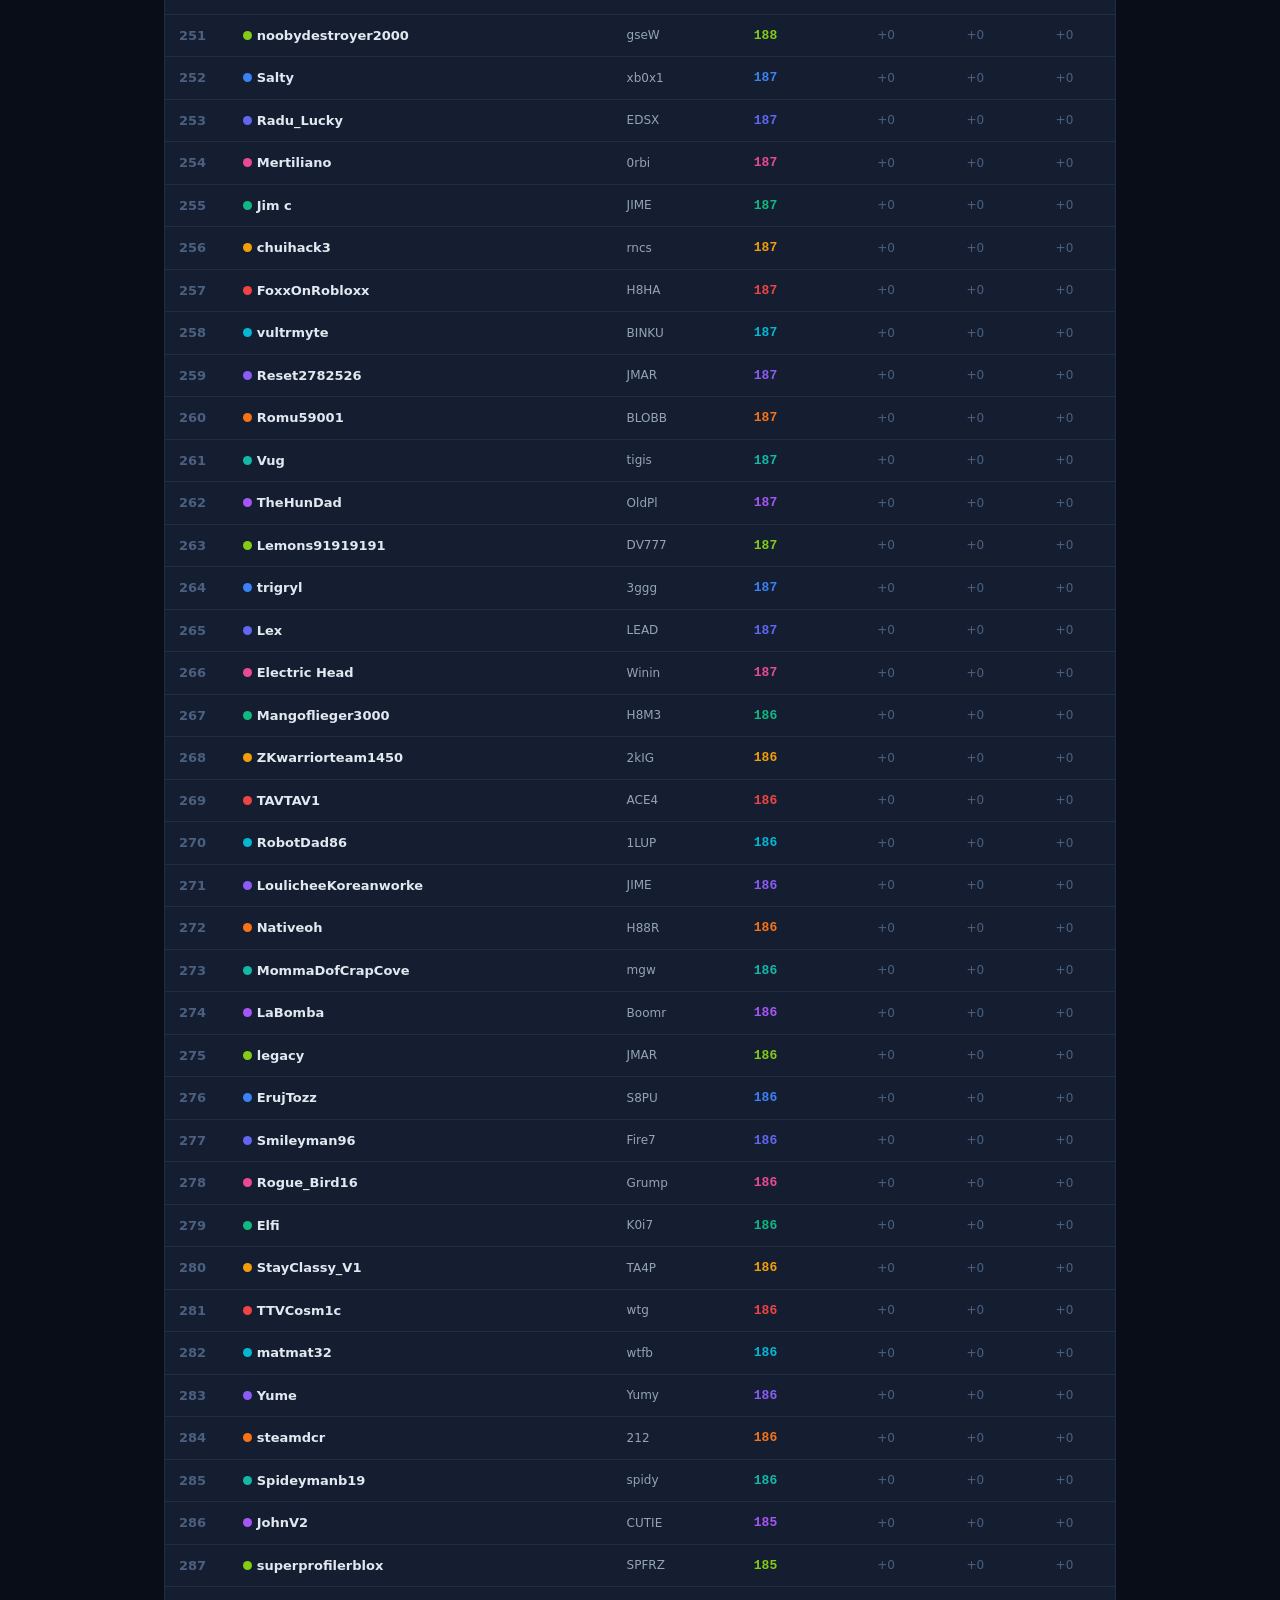
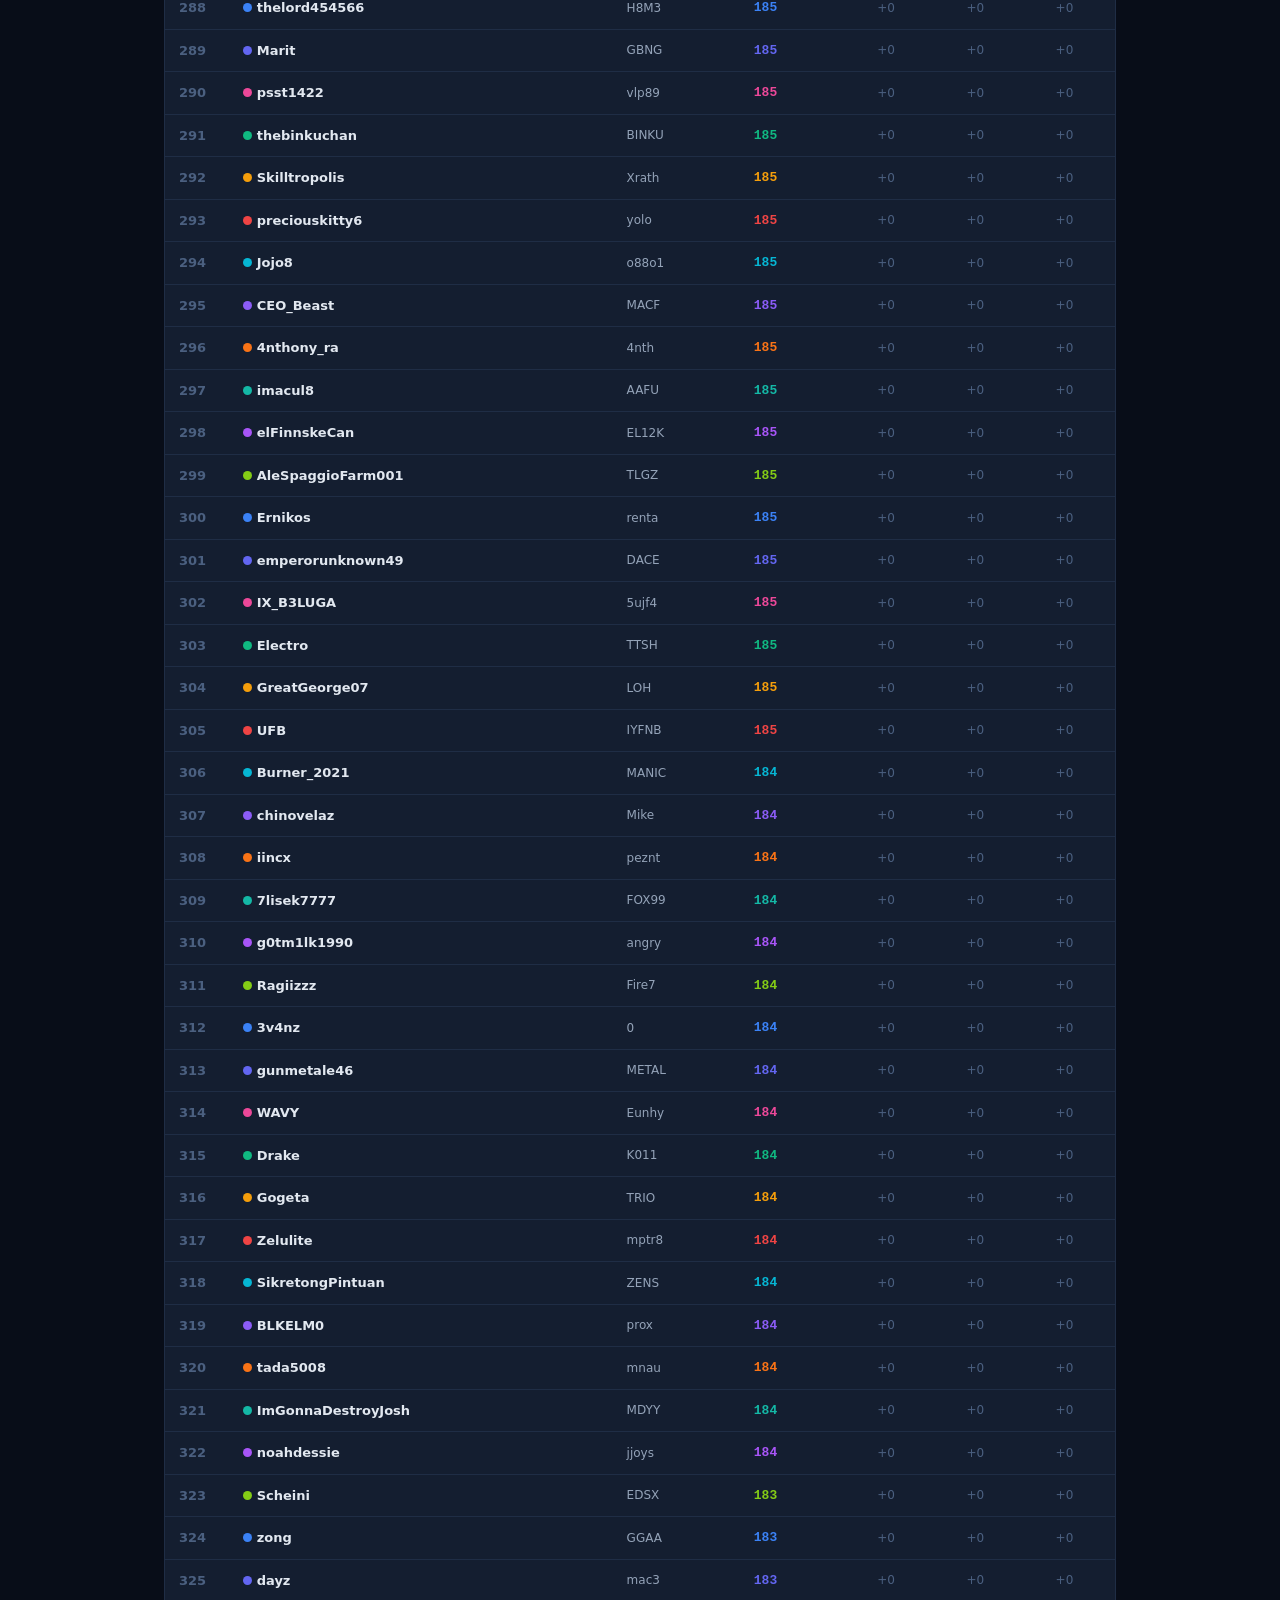
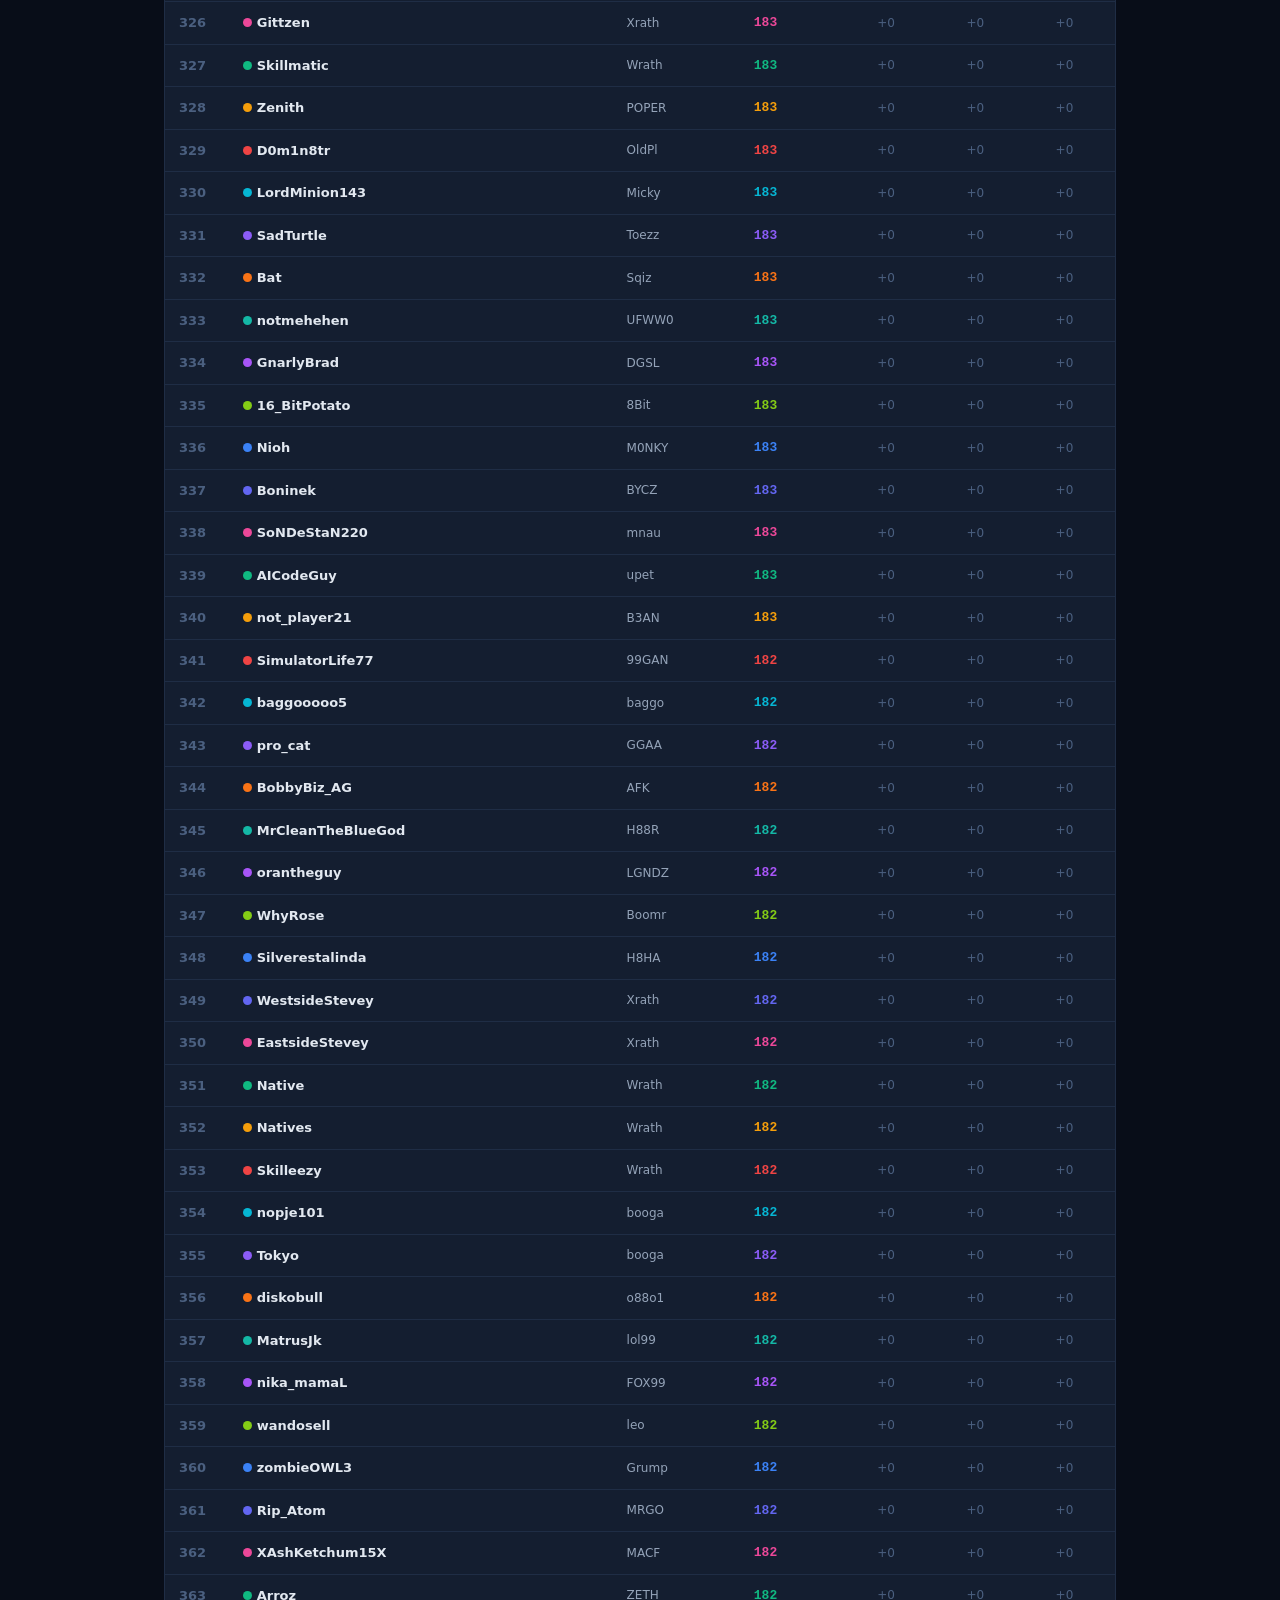
<file: transcend.html>
<!DOCTYPE html>
<html lang="en">
<head>
    <meta charset="UTF-8">
    <meta name="viewport" content="width=device-width, initial-scale=1.0">
    <meta http-equiv="Cache-Control" content="no-cache, no-store, must-revalidate">
    <meta http-equiv="Pragma" content="no-cache">
    <meta http-equiv="Expires" content="0">
    <title>PS99 Transcend Leaderboard</title>
    <link rel="stylesheet" href="style.css?v=5">
</head>
<body>

<header>
    <div class="header-content">
        <div class="logo">
            <span class="logo-icon">⚡</span>
            <h1>PS99 Transcend — Leaderboard</h1>
        </div>
        <div style="display:flex;align-items:center;gap:10px">
            <span id="event-status-badge"></span>
            <button class="btn-refresh" id="refresh-btn">Refresh</button>
        </div>
    </div>
</header>

<main>

    <!-- Player Leaderboard View -->
    <div id="leaderboard-view" class="view active">
        <div class="event-info-bar">
            <div>
                <div class="event-title">Transcend Individual Player Leaderboard</div>
                <div class="event-dates">Top contributors across all leagues — refreshed every ~10 minutes</div>
            </div>
        </div>

        <div class="summary-stats-bar" id="summary-stats-bar">
            <div class="summary-stat">
                <span class="summary-stat-value" id="ss-total">—</span>
                <span class="summary-stat-label">Players Tracked</span>
            </div>
            <div class="summary-stat">
                <span class="summary-stat-value" id="ss-zero-10m">—</span>
                <span class="summary-stat-label">0 Gain (10m)</span>
            </div>
            <div class="summary-stat">
                <span class="summary-stat-value" id="ss-zero-30m">—</span>
                <span class="summary-stat-label">0 Gain (30m)</span>
            </div>
            <div class="summary-stat">
                <span class="summary-stat-value" id="ss-zero-1h">—</span>
                <span class="summary-stat-label">0 Gain (1h)</span>
            </div>
            <div class="summary-stat">
                <span class="summary-stat-value" id="ss-snapshots">—</span>
                <span class="summary-stat-label">Snapshots</span>
            </div>
        </div>

        <div class="manage-card live-card">
            <div class="manage-card-header">
                <h3>Search Player</h3>
                <span class="live-dot"></span>
            </div>
            <p class="live-desc">Find any player by display name or User ID.</p>
            <div class="live-manual">
                <input type="text" id="search-player-name" class="live-input" placeholder="Enter player name or ID">
                <button class="btn-live-secondary" id="search-player-btn">Search</button>
                <button class="btn-secondary" id="clear-search-btn" style="display:none">Clear</button>
            </div>
            <div id="search-status" class="import-status"></div>
        </div>

        <h3 class="sub-heading" id="leaderboard-heading">Top Players</h3>
        <div class="players-table-container">
            <table class="players-table">
                <thead>
                    <tr><th>#</th><th>Player</th><th>League</th><th>Points</th><th>10m</th><th>30m</th><th>1h</th></tr>
                </thead>
                <tbody id="leaderboard-tbody"></tbody>
            </table>
        </div>
    </div>

    <!-- Player Detail View -->
    <div id="player-detail-view" class="view">
        <div class="detail-top-bar">
            <button class="back-btn" id="player-back-btn">&larr; Back to Leaderboard</button>
        </div>
        <div class="team-detail-header">
            <div class="team-detail-title-row">
                <div class="team-detail-color-bar" id="player-detail-color-bar"></div>
                <div>
                    <h2 id="player-detail-name"></h2>
                    <div id="player-detail-sub" class="team-detail-sub-line"></div>
                </div>
            </div>
            <div class="team-detail-stats">
                <div class="stat-box"><span class="stat-label">Rank</span><span class="stat-value" id="pd-rank"></span></div>
                <div class="stat-box"><span class="stat-label">Points</span><span class="stat-value" id="pd-pts"></span></div>
                <div class="stat-box"><span class="stat-label">League</span><span class="stat-value" id="pd-league"></span></div>
            </div>
            <div class="team-detail-stats" style="margin-top:16px">
                <div class="stat-box"><span class="stat-label">Last 10m</span><span class="stat-value" id="pd-delta-10m">&mdash;</span></div>
                <div class="stat-box"><span class="stat-label">Last 30m</span><span class="stat-value" id="pd-delta-30m">&mdash;</span></div>
                <div class="stat-box"><span class="stat-label">Last 1h</span><span class="stat-value" id="pd-delta-1h">&mdash;</span></div>
            </div>
        </div>
        <h3 class="sub-heading">Point History</h3>
        <div class="players-table-container">
            <table class="players-table">
                <thead>
                    <tr><th>Time</th><th>Points</th><th>Change</th></tr>
                </thead>
                <tbody id="history-tbody"></tbody>
            </table>
        </div>
    </div>

</main>

<div id="toast" class="toast"></div>

<script src="transcend.js?v=2"></script>
</body>
</html>
</file>
<file: style.css>
:root {
    --bg-primary:    #080d18;
    --bg-secondary:  #0f1623;
    --bg-card:       #141e30;
    --bg-card-hover: #182336;
    --border:        #1f2d45;
    --border-light:  #243350;

    --accent:        #6366f1;
    --accent-2:      #8b5cf6;
    --gold:          #f59e0b;
    --success:       #10b981;
    --danger:        #ef4444;

    --text-primary:  #e2e8f0;
    --text-secondary:#94a3b8;
    --text-muted:    #4b6080;

    --radius-sm: 8px;
    --radius-lg: 16px;
    --radius-xl: 20px;

    --shadow:    0 4px 24px rgba(0,0,0,.45);
}

*, *::before, *::after { box-sizing: border-box; margin: 0; padding: 0; }

body {
    font-family: 'Segoe UI', system-ui, -apple-system, sans-serif;
    background: var(--bg-primary);
    color: var(--text-primary);
    min-height: 100vh;
    line-height: 1.5;
}

header {
    background: var(--bg-secondary);
    border-bottom: 1px solid var(--border);
    position: sticky;
    top: 0;
    z-index: 200;
    box-shadow: var(--shadow);
}

.header-content {
    max-width: 1000px;
    margin: 0 auto;
    padding: 0 24px;
    height: 60px;
    display: flex;
    align-items: center;
    justify-content: space-between;
}

.logo { display: flex; align-items: center; gap: 10px; }
.logo-icon { font-size: 26px; }
.logo h1 {
    font-size: 18px;
    font-weight: 800;
    background: linear-gradient(120deg, #f59e0b, #ef4444);
    -webkit-background-clip: text;
    -webkit-text-fill-color: transparent;
    background-clip: text;
    white-space: nowrap;
}

main {
    max-width: 1000px;
    margin: 0 auto;
    padding: 28px 24px;
}

.view { display: none; }
.view.active { display: block; }

.event-info-bar {
    background: linear-gradient(135deg, var(--bg-card), var(--bg-card-hover));
    border: 1px solid var(--border);
    border-radius: var(--radius-lg);
    padding: 16px 24px;
    margin-bottom: 24px;
}

.event-title { font-size: 20px; font-weight: 800; color: var(--gold); }
.event-dates { font-size: 13px; color: var(--text-secondary); margin-top: 2px; }

.status-pill {
    font-size: 11px;
    font-weight: 700;
    text-transform: uppercase;
    letter-spacing: .6px;
    padding: 4px 12px;
    border-radius: 20px;
    background: rgba(16,185,129,.15);
    color: var(--success);
    border: 1px solid rgba(16,185,129,.3);
}

.detail-top-bar {
    display: flex;
    align-items: center;
    justify-content: space-between;
    margin-bottom: 20px;
}

.back-btn {
    background: transparent;
    border: 1px solid var(--border);
    color: var(--text-secondary);
    padding: 8px 16px;
    border-radius: var(--radius-sm);
    cursor: pointer;
    font-size: 13px;
    font-weight: 600;
    transition: background .15s, color .15s;
}
.back-btn:hover { background: var(--bg-card); color: var(--text-primary); }

.team-detail-header {
    background: var(--bg-card);
    border: 1px solid var(--border);
    border-radius: var(--radius-xl);
    padding: 24px;
    margin-bottom: 20px;
}
.team-detail-title-row {
    display: flex;
    align-items: center;
    gap: 14px;
    margin-bottom: 20px;
}
.team-detail-color-bar {
    width: 6px;
    height: 48px;
    border-radius: 3px;
    flex-shrink: 0;
}
.team-detail-header h2 { font-size: 26px; font-weight: 900; }
.team-detail-sub-line  { font-size: 13px; color: var(--text-muted); }

.team-detail-stats {
    display: flex;
    gap: 28px;
    flex-wrap: wrap;
}
.stat-box { display: flex; flex-direction: column; gap: 3px; }
.stat-label{ font-size: 10px; text-transform: uppercase; letter-spacing: .6px; color: var(--text-muted); font-weight: 700; }
.stat-value{ font-size: 20px; font-weight: 800; }

.summary-stats-bar {
    display: flex;
    gap: 12px;
    margin-bottom: 20px;
    flex-wrap: wrap;
}
.summary-stat {
    flex: 1;
    min-width: 100px;
    background: var(--bg-card);
    border: 1px solid var(--border);
    border-radius: var(--radius-lg);
    padding: 14px 16px;
    display: flex;
    flex-direction: column;
    align-items: center;
    gap: 4px;
}
.summary-stat-value {
    font-size: 22px;
    font-weight: 900;
    color: var(--accent);
}
.summary-stat-label {
    font-size: 10px;
    text-transform: uppercase;
    letter-spacing: .5px;
    color: var(--text-muted);
    font-weight: 700;
}

.sub-heading { font-size: 15px; font-weight: 800; margin: 24px 0 12px; color: var(--text-secondary); }

.players-table-container {
    background: var(--bg-card);
    border: 1px solid var(--border);
    border-radius: var(--radius-lg);
    overflow-x: auto;
    -webkit-overflow-scrolling: touch;
}
.players-table { width: 100%; border-collapse: collapse; }
.players-table th {
    background: var(--bg-secondary);
    padding: 11px 14px;
    text-align: left;
    font-size: 11px;
    text-transform: uppercase;
    letter-spacing: .5px;
    color: var(--text-muted);
    font-weight: 700;
}
.players-table td {
    padding: 11px 14px;
    border-bottom: 1px solid var(--border);
    font-size: 13px;
    vertical-align: middle;
}
.players-table tr:last-child td { border-bottom: none; }
.players-table tbody tr:hover td { background: var(--bg-card-hover); }

.player-rank   { font-weight: 700; color: var(--text-muted); width: 40px; }
.player-name   { font-weight: 700; }
.player-points { font-weight: 800; font-family: monospace; font-size: 14px; }

.btn-refresh {
    background: transparent;
    border: 1px solid var(--border);
    color: var(--text-secondary);
    padding: 6px 14px;
    border-radius: var(--radius-sm);
    font-size: 12px; font-weight: 600;
    cursor: pointer;
    transition: all .15s;
    white-space: nowrap;
}
.btn-refresh:hover    { background: var(--bg-card); color: var(--text-primary); border-color: var(--accent); }
.btn-refresh:disabled { opacity: .5; cursor: not-allowed; }

.toast {
    position: fixed;
    bottom: 24px; right: 24px;
    background: var(--bg-card);
    border: 1px solid var(--border-light);
    border-radius: var(--radius-sm);
    padding: 12px 20px;
    font-size: 13px; font-weight: 600;
    z-index: 1000;
    transform: translateY(80px);
    opacity: 0;
    transition: transform .28s ease, opacity .28s ease;
    pointer-events: none;
    max-width: 280px;
}
.toast.show { transform: translateY(0); opacity: 1; }
.toast.success { border-left: 3px solid var(--success); color: var(--success); }
.toast.error   { border-left: 3px solid var(--danger);  color: var(--danger); }

.st-team-dot { display: inline-block; width: 9px; height: 9px; border-radius: 50%; flex-shrink: 0; }

.manage-card {
    background: var(--bg-card);
    border: 1px solid var(--border);
    border-radius: var(--radius-xl);
    padding: 24px;
    margin-bottom: 24px;
}
.manage-card-header { display: flex; align-items: center; gap: 10px; margin-bottom: 10px; }
.manage-card-header h3 { font-size: 15px; font-weight: 800; }

.live-card {
    border-color: rgba(99,102,241,.4);
    background: linear-gradient(135deg, var(--bg-card), #141e38);
}

.live-dot {
    width: 10px; height: 10px;
    border-radius: 50%;
    background: var(--success);
    box-shadow: 0 0 8px var(--success);
    animation: pulse 2s infinite;
}
@keyframes pulse {
    0%, 100% { opacity: 1; }
    50%       { opacity: .4; }
}

.live-desc { font-size: 13px; color: var(--text-secondary); margin-bottom: 18px; }
.live-manual { display: flex; gap: 8px; }

.live-input {
    flex: 1;
    background: var(--bg-secondary);
    border: 1px solid var(--border);
    color: var(--text-primary);
    padding: 10px 13px;
    border-radius: var(--radius-sm);
    font-size: 13px;
}
.live-input:focus { outline: none; border-color: var(--accent); }

.btn-live-secondary {
    background: var(--accent);
    color: #fff;
    border: none;
    padding: 10px 18px;
    border-radius: var(--radius-sm);
    font-size: 13px; font-weight: 700;
    cursor: pointer;
    white-space: nowrap;
    transition: opacity .15s;
}
.btn-live-secondary:hover    { opacity: .88; }
.btn-live-secondary:disabled { opacity: .5; cursor: not-allowed; }

.btn-secondary {
    background: transparent;
    color: var(--text-secondary);
    border: 1px solid var(--border);
    padding: 10px 18px;
    border-radius: var(--radius-sm);
    font-size: 13px; font-weight: 600;
    cursor: pointer;
    white-space: nowrap;
    transition: background .15s;
}
.btn-secondary:hover { background: var(--bg-secondary); }

.import-status { margin-top: 14px; font-size: 13px; min-height: 20px; }
.import-status.loading { color: #818cf8; }
.import-status.success { color: var(--success); }
.import-status.error   { color: var(--danger); }

.spinner {
    display: inline-block;
    width: 12px; height: 12px;
    border: 2px solid rgba(255,255,255,.2);
    border-top-color: #818cf8;
    border-radius: 50%;
    animation: spin .7s linear infinite;
    margin-right: 6px;
    vertical-align: middle;
}
@keyframes spin { to { transform: rotate(360deg); } }

.stat-asof { font-size: 10px; color: var(--text-muted); font-weight: 500; }
.roster-delta-note { font-size: 11px; color: var(--text-muted); margin: -6px 0 10px; }

.delta-positive { color: var(--success); }
.delta-zero     { color: var(--text-muted); }
.delta-negative { color: var(--danger); }

.clickable-row { cursor: pointer; }

@media (max-width: 650px) {
    main { padding: 16px; }
    .header-content { gap: 12px; }
    .logo h1 { font-size: 14px; }
    .detail-top-bar { flex-direction: column; align-items: flex-start; gap: 10px; }
    .team-detail-stats { gap: 16px; }
    .players-table th, .players-table td { padding: 8px 10px; font-size: 12px; }
}
</file>
